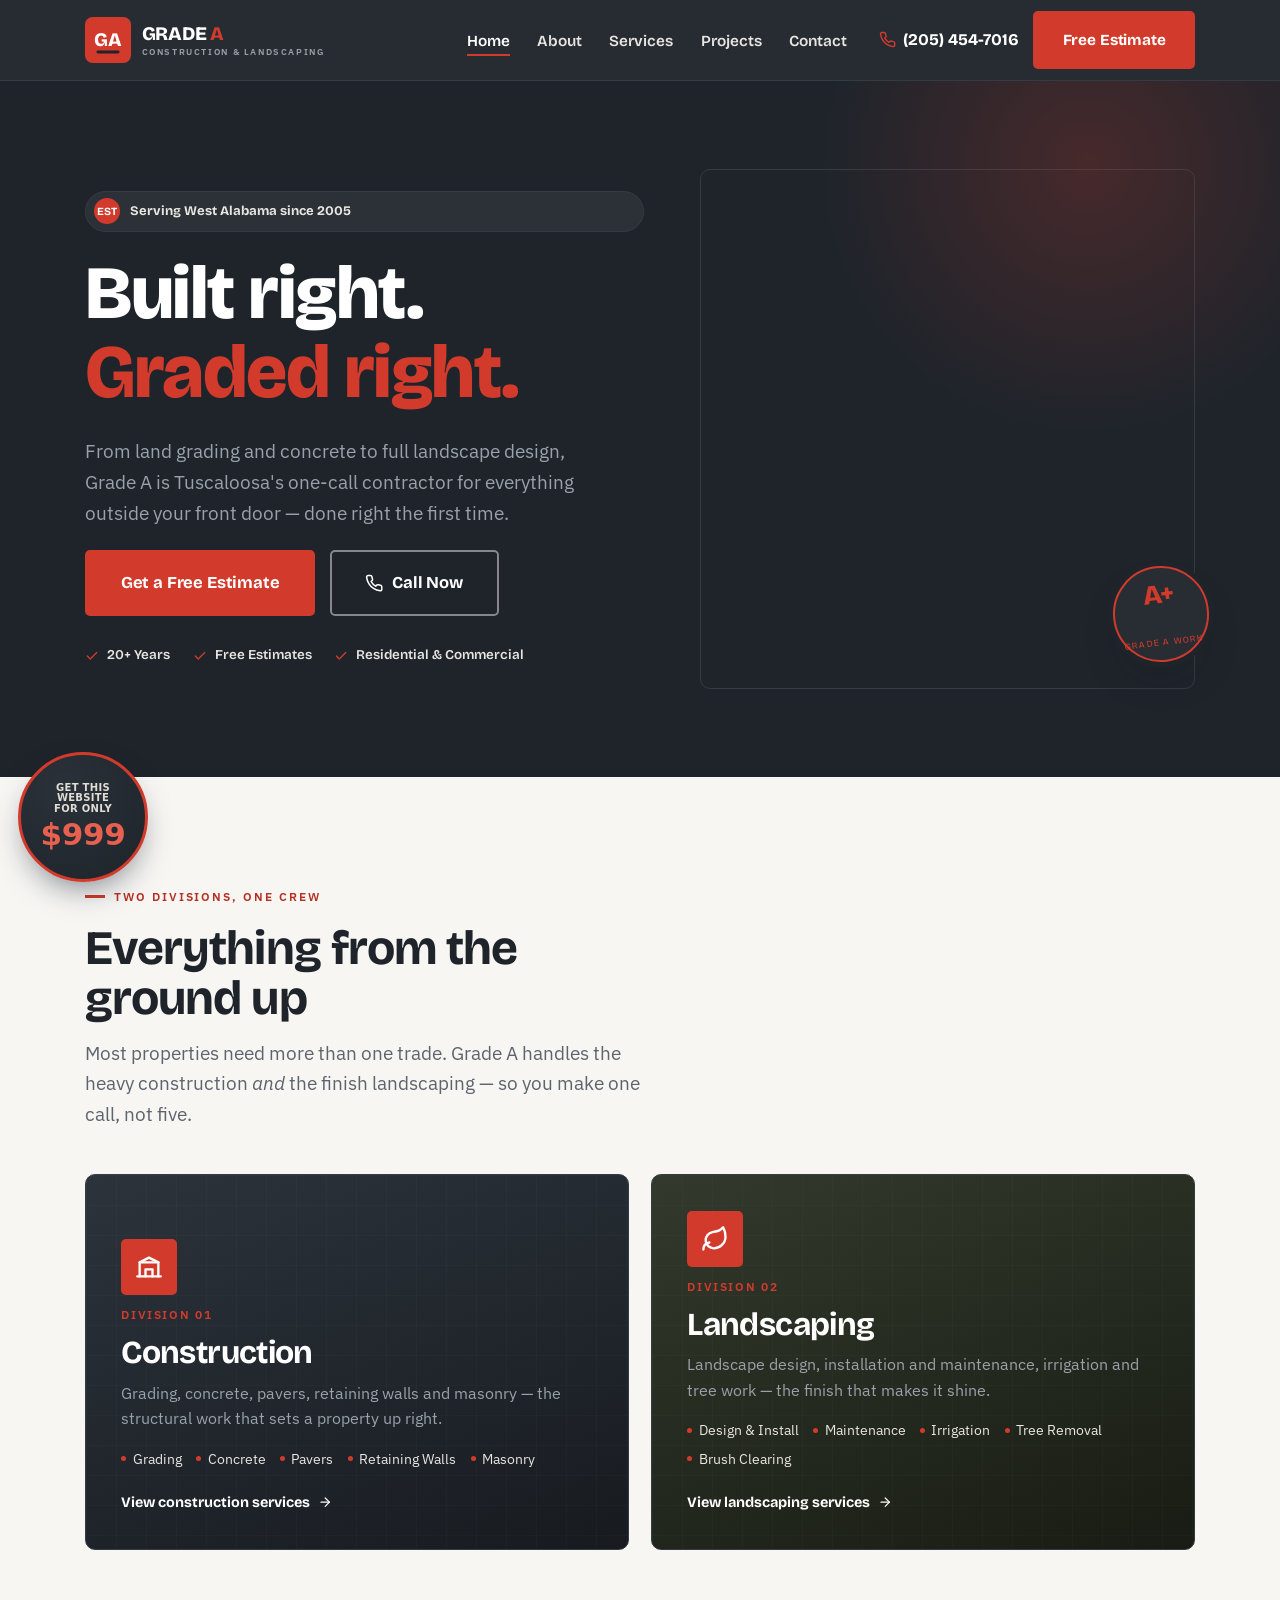
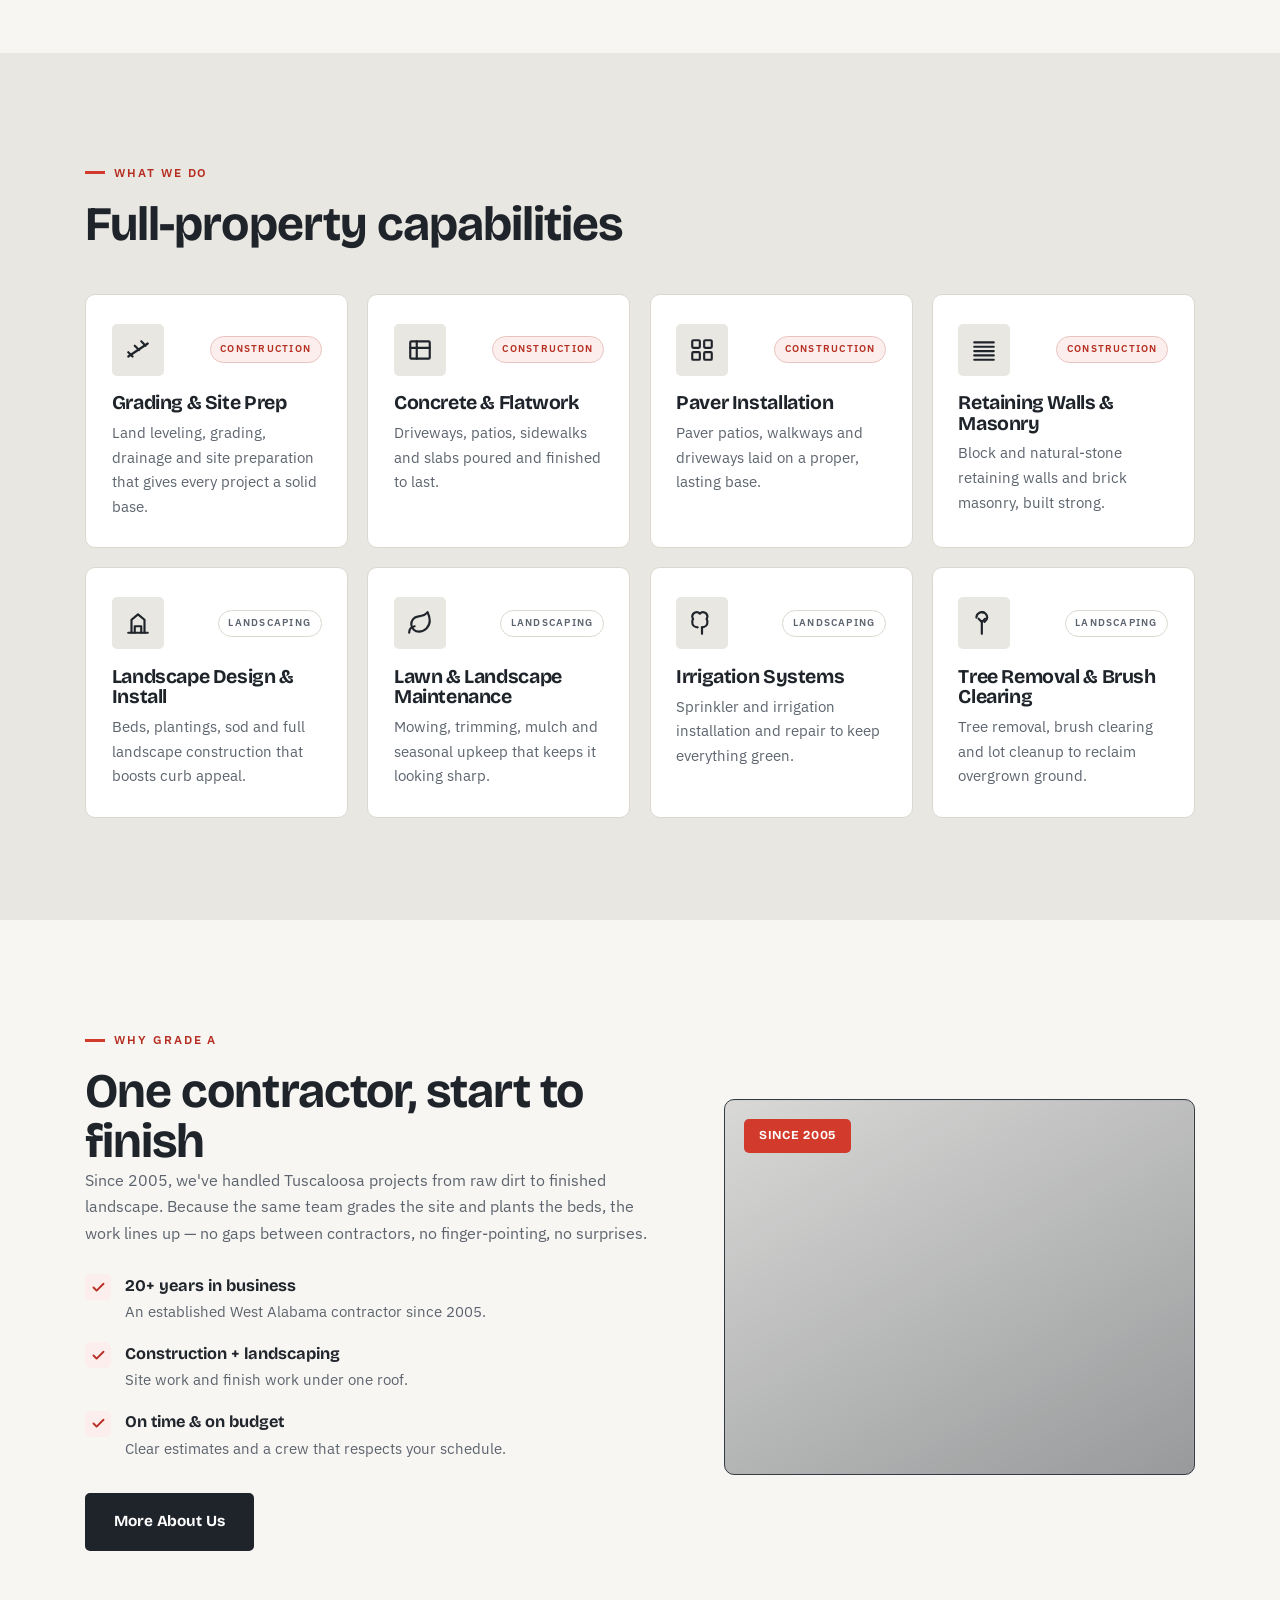
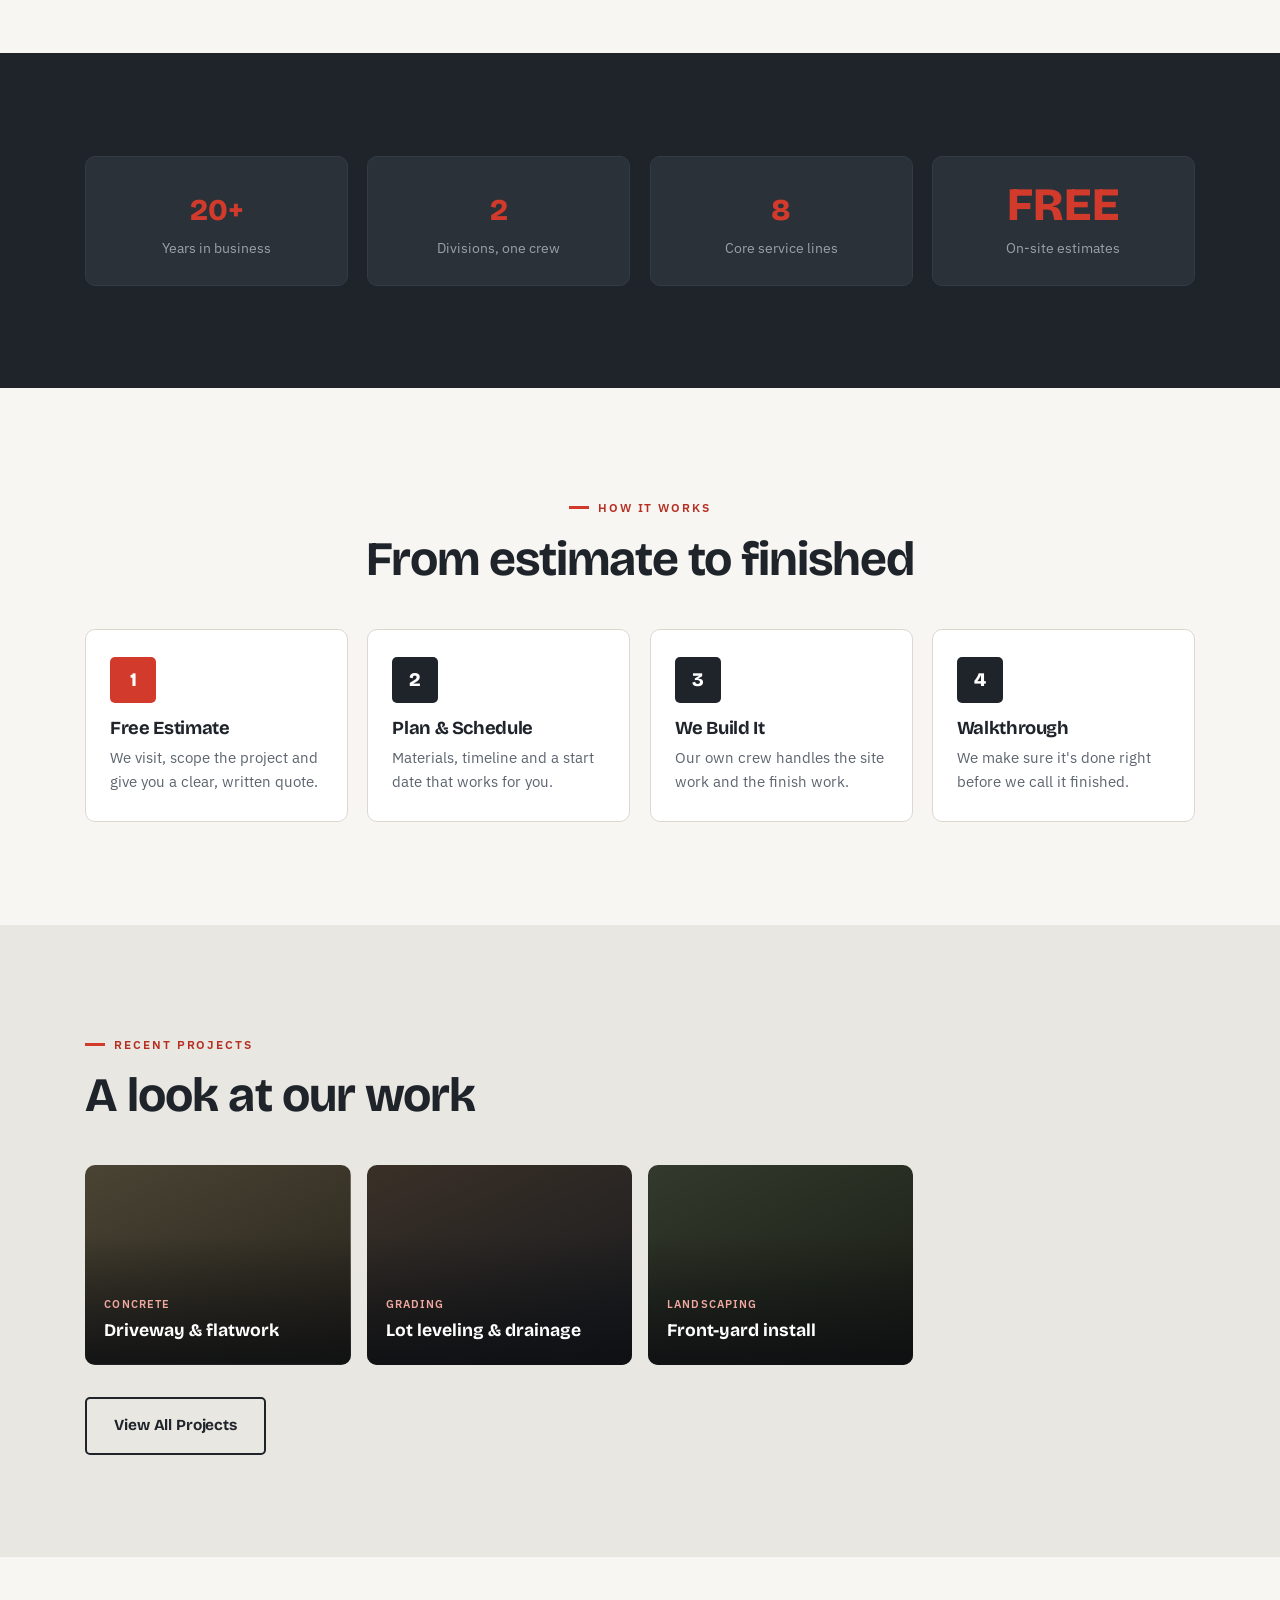
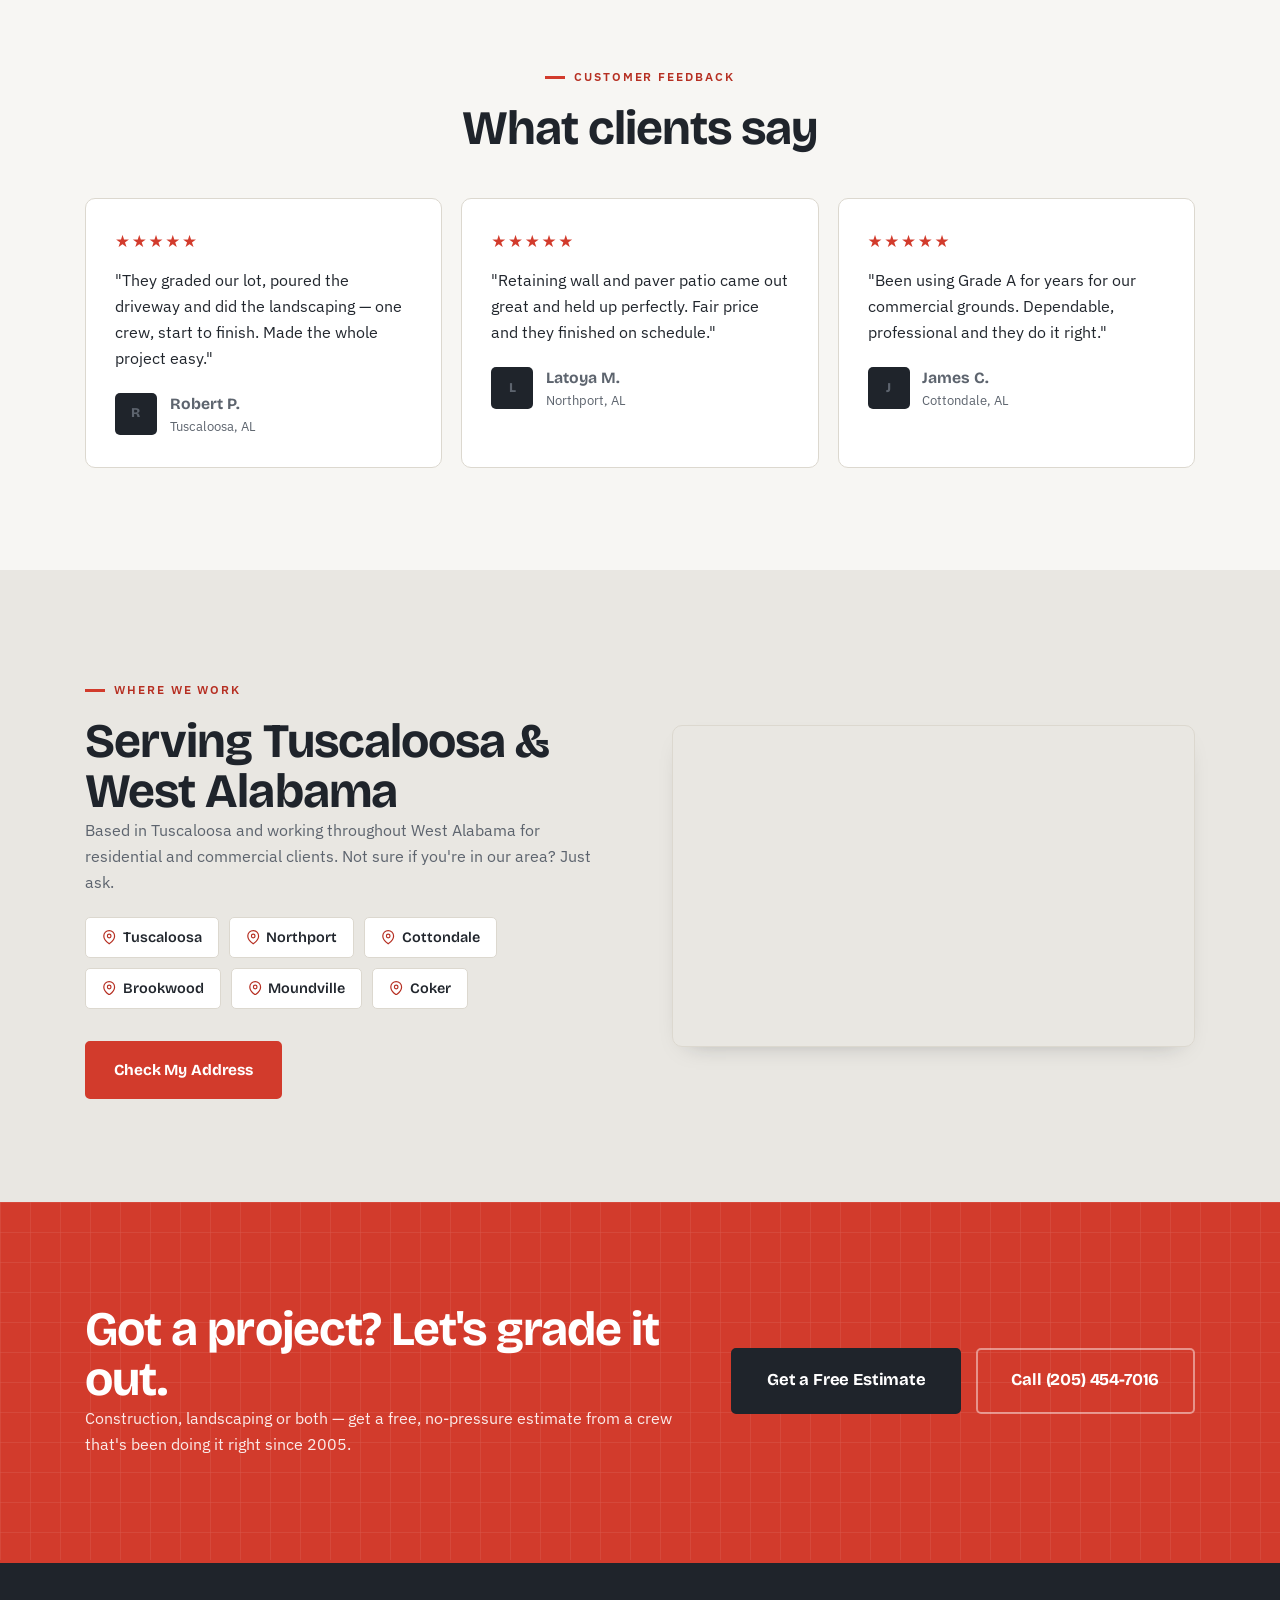
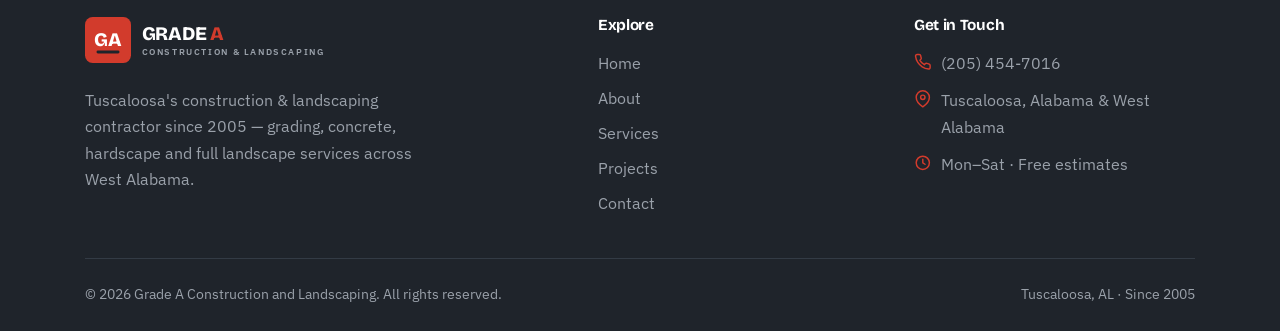
<file: index.html>
<!DOCTYPE html>
<html lang="en" class="no-js">
<head>
  <meta charset="UTF-8" />
  <meta name="viewport" content="width=device-width, initial-scale=1.0" />
  <title>Grade A Construction and Landscaping | Tuscaloosa, AL — Since 2005</title>
  <meta name="description" content="Grade A Construction and Landscaping is a Tuscaloosa, AL contractor since 2005 — grading, concrete, pavers, retaining walls, plus full landscape design & maintenance. Free estimates: (205) 454-7016." />
  <meta name="theme-color" content="#1f242b" />
  <link rel="canonical" href="https://gradeaconstructionandlandscaping.example/" />

  <meta property="og:title" content="Grade A Construction and Landscaping — Tuscaloosa, AL" />
  <meta property="og:description" content="Construction & landscaping done right. Grading, concrete, hardscape and full landscape services across West Alabama since 2005." />
  <meta property="og:type" content="website" />
  <meta property="og:locale" content="en_US" />

  <link rel="icon" href="assets/icons/favicon.svg" type="image/svg+xml" />
  <link rel="preconnect" href="https://fonts.googleapis.com" />
  <link rel="preconnect" href="https://fonts.gstatic.com" crossorigin />
  <link href="https://fonts.googleapis.com/css2?family=Bricolage+Grotesque:opsz,wght@12..96,600..800&family=IBM+Plex+Sans:wght@400;500;600;700&display=swap" rel="stylesheet" />
  <link rel="stylesheet" href="css/style.css" />

  <script type="application/ld+json">
  {
    "@context": "https://schema.org",
    "@type": "GeneralContractor",
    "name": "Grade A Construction and Landscaping",
    "telephone": "+1-205-454-7016",
    "foundingDate": "2005",
    "address": { "@type": "PostalAddress", "addressLocality": "Tuscaloosa", "addressRegion": "AL", "addressCountry": "US" },
    "areaServed": "Tuscaloosa & West Alabama",
    "description": "Construction and landscaping contractor serving Tuscaloosa and West Alabama since 2005 — grading, concrete, hardscape, retaining walls and full landscape services."
  }
  </script>
</head>
<body>
  <a class="skip-link" href="#main">Skip to content</a>

  <!-- ===================== HEADER ===================== -->
  <header class="header">
    <div class="container">
      <nav class="nav" aria-label="Primary">
        <a href="index.html" class="logo" aria-label="Grade A Construction and Landscaping — home">
          <svg class="logo__mark" viewBox="0 0 48 48" aria-hidden="true">
            <rect width="48" height="48" rx="8" fill="#d23b2c"/>
            <text x="24" y="30" text-anchor="middle" font-family="'Bricolage Grotesque', Arial, sans-serif" font-weight="800" font-size="20" fill="#ffffff">GA</text>
            <rect x="12" y="35" width="24" height="3" rx="1.5" fill="#1f242b"/>
          </svg>
          <span class="logo__name">Grade<span> A</span><small>Construction &amp; Landscaping</small></span>
        </a>
        <div class="nav__menu" id="nav-menu">
          <ul class="nav__links">
            <li><a class="nav__link" href="index.html">Home</a></li>
            <li><a class="nav__link" href="about.html">About</a></li>
            <li><a class="nav__link" href="services.html">Services</a></li>
            <li><a class="nav__link" href="gallery.html">Projects</a></li>
            <li><a class="nav__link" href="contact.html">Contact</a></li>
          </ul>
          <div class="nav__actions">
            <a href="tel:+12054547016" class="nav__phone" aria-label="Call (205) 454-7016">
              <svg viewBox="0 0 24 24" fill="none" stroke="currentColor" stroke-width="2" stroke-linecap="round" stroke-linejoin="round" aria-hidden="true"><path d="M22 16.92v3a2 2 0 0 1-2.18 2 19.79 19.79 0 0 1-8.63-3.07 19.5 19.5 0 0 1-6-6 19.79 19.79 0 0 1-3.07-8.67A2 2 0 0 1 4.11 2h3a2 2 0 0 1 2 1.72c.13.96.36 1.9.7 2.81a2 2 0 0 1-.45 2.11L8.09 9.91a16 16 0 0 0 6 6l1.27-1.27a2 2 0 0 1 2.11-.45c.91.34 1.85.57 2.81.7A2 2 0 0 1 22 16.92Z"/></svg>
              (205) 454-7016
            </a>
            <a href="contact.html" class="btn">Free Estimate</a>
          </div>
        </div>
        <button class="nav__toggle" aria-label="Toggle menu" aria-controls="nav-menu" aria-expanded="false"><span></span></button>
      </nav>
    </div>
  </header>
  <div class="nav-scrim" aria-hidden="true"></div>

  <main id="main">

    <!-- ===================== HERO ===================== -->
    <section class="hero">
      <div class="container hero__inner">
        <div class="hero__copy">
          <span class="hero__badge reveal"><i>EST</i> Serving West Alabama since 2005</span>
          <h1 class="reveal" data-delay="1">Built right.<br><span class="hl">Graded right.</span></h1>
          <p class="hero__lead reveal" data-delay="2">From land grading and concrete to full landscape design, Grade A is Tuscaloosa's one-call contractor for everything outside your front door — done right the first time.</p>
          <div class="hero__actions reveal" data-delay="3">
            <a href="contact.html" class="btn btn--lg">Get a Free Estimate</a>
            <a href="tel:+12054547016" class="btn btn--ghost-light btn--lg">
              <svg viewBox="0 0 24 24" fill="none" stroke="currentColor" stroke-width="2" stroke-linecap="round" stroke-linejoin="round" aria-hidden="true"><path d="M22 16.92v3a2 2 0 0 1-2.18 2 19.79 19.79 0 0 1-8.63-3.07 19.5 19.5 0 0 1-6-6 19.79 19.79 0 0 1-3.07-8.67A2 2 0 0 1 4.11 2h3a2 2 0 0 1 2 1.72c.13.96.36 1.9.7 2.81a2 2 0 0 1-.45 2.11L8.09 9.91a16 16 0 0 0 6 6l1.27-1.27a2 2 0 0 1 2.11-.45c.91.34 1.85.57 2.81.7A2 2 0 0 1 22 16.92Z"/></svg>
              Call Now
            </a>
          </div>
          <div class="hero__chips reveal" data-delay="3">
            <span class="hero__chip"><svg viewBox="0 0 24 24" fill="none" stroke="currentColor" stroke-width="2.2" stroke-linecap="round" stroke-linejoin="round"><polyline points="20 6 9 17 4 12"/></svg>20+ Years</span>
            <span class="hero__chip"><svg viewBox="0 0 24 24" fill="none" stroke="currentColor" stroke-width="2.2" stroke-linecap="round" stroke-linejoin="round"><polyline points="20 6 9 17 4 12"/></svg>Free Estimates</span>
            <span class="hero__chip"><svg viewBox="0 0 24 24" fill="none" stroke="currentColor" stroke-width="2.2" stroke-linecap="round" stroke-linejoin="round"><polyline points="20 6 9 17 4 12"/></svg>Residential &amp; Commercial</span>
          </div>
        </div>
        <div class="hero__visual reveal" data-delay="2">
          <!-- Replace background with a real project / crew / equipment photo -->
          <div class="hero__img" role="img" aria-label="A Grade A construction and landscaping project"></div>
          <span class="hero__stamp"><span class="stamp"><b>A+</b><small>Grade A Work</small></span></span>
        </div>
      </div>
    </section>

    <!-- ===================== TWO DIVISIONS ===================== -->
    <section class="section" aria-labelledby="div-h">
      <div class="container">
        <div class="section-head reveal">
          <span class="eyebrow">Two Divisions, One Crew</span>
          <h2 id="div-h" style="margin-top:1rem">Everything from the ground up</h2>
          <p class="lead">Most properties need more than one trade. Grade A handles the heavy construction <em>and</em> the finish landscaping — so you make one call, not five.</p>
        </div>
        <div class="divisions">
          <article class="division division--build reveal">
            <div class="division__ic"><svg viewBox="0 0 24 24" fill="none" stroke="currentColor" stroke-width="2" stroke-linecap="round" stroke-linejoin="round"><path d="M2 20h20"/><path d="M4 20V8l8-4 8 4v12"/><path d="M9 20v-6h6v6"/><path d="M4 8h16"/></svg></div>
            <span class="division__tag">Division 01</span>
            <h3>Construction</h3>
            <p>Grading, concrete, pavers, retaining walls and masonry — the structural work that sets a property up right.</p>
            <ul>
              <li>Grading</li><li>Concrete</li><li>Pavers</li><li>Retaining Walls</li><li>Masonry</li>
            </ul>
            <a href="services.html#construction" class="division__link">View construction services <svg viewBox="0 0 24 24" fill="none" stroke="currentColor" stroke-width="2" stroke-linecap="round" stroke-linejoin="round"><line x1="5" y1="12" x2="19" y2="12"/><polyline points="12 5 19 12 12 19"/></svg></a>
          </article>
          <article class="division division--land reveal" data-delay="1">
            <div class="division__ic"><svg viewBox="0 0 24 24" fill="none" stroke="currentColor" stroke-width="2" stroke-linecap="round" stroke-linejoin="round"><path d="M11 20A7 7 0 0 1 9.8 6.1C15.5 5 17 4.48 19 2c1 2 2 4.18 2 8 0 5.5-4.78 10-10 10Z"/><path d="M2 21c0-3 1.85-5.36 5.08-6"/></svg></div>
            <span class="division__tag">Division 02</span>
            <h3>Landscaping</h3>
            <p>Landscape design, installation and maintenance, irrigation and tree work — the finish that makes it shine.</p>
            <ul>
              <li>Design &amp; Install</li><li>Maintenance</li><li>Irrigation</li><li>Tree Removal</li><li>Brush Clearing</li>
            </ul>
            <a href="services.html#landscaping" class="division__link">View landscaping services <svg viewBox="0 0 24 24" fill="none" stroke="currentColor" stroke-width="2" stroke-linecap="round" stroke-linejoin="round"><line x1="5" y1="12" x2="19" y2="12"/><polyline points="12 5 19 12 12 19"/></svg></a>
          </article>
        </div>
      </div>
    </section>

    <!-- ===================== CAPABILITIES GRID ===================== -->
    <section class="section section--concrete" aria-labelledby="cap-h">
      <div class="container">
        <div class="section-head reveal">
          <span class="eyebrow">What We Do</span>
          <h2 id="cap-h" style="margin-top:1rem">Full-property capabilities</h2>
        </div>
        <div class="cards">
          <article class="card reveal">
            <div class="card__top"><div class="card__ic"><svg viewBox="0 0 24 24" fill="none" stroke="currentColor" stroke-width="2" stroke-linecap="round" stroke-linejoin="round"><path d="M3 18 21 6"/><path d="M3 14l4 4"/><path d="M9 8l4 4"/><path d="M15 4l4 4"/></svg></div><span class="card__div card__div--build">Construction</span></div>
            <h3>Grading &amp; Site Prep</h3>
            <p>Land leveling, grading, drainage and site preparation that gives every project a solid base.</p>
          </article>
          <article class="card reveal" data-delay="1">
            <div class="card__top"><div class="card__ic"><svg viewBox="0 0 24 24" fill="none" stroke="currentColor" stroke-width="2" stroke-linecap="round" stroke-linejoin="round"><rect x="3" y="4" width="18" height="16" rx="1"/><path d="M3 10h18M9 4v16"/></svg></div><span class="card__div card__div--build">Construction</span></div>
            <h3>Concrete &amp; Flatwork</h3>
            <p>Driveways, patios, sidewalks and slabs poured and finished to last.</p>
          </article>
          <article class="card reveal" data-delay="2">
            <div class="card__top"><div class="card__ic"><svg viewBox="0 0 24 24" fill="none" stroke="currentColor" stroke-width="2" stroke-linecap="round" stroke-linejoin="round"><rect x="3" y="3" width="7" height="7" rx="1"/><rect x="14" y="3" width="7" height="7" rx="1"/><rect x="3" y="14" width="7" height="7" rx="1"/><rect x="14" y="14" width="7" height="7" rx="1"/></svg></div><span class="card__div card__div--build">Construction</span></div>
            <h3>Paver Installation</h3>
            <p>Paver patios, walkways and driveways laid on a proper, lasting base.</p>
          </article>
          <article class="card reveal">
            <div class="card__top"><div class="card__ic"><svg viewBox="0 0 24 24" fill="none" stroke="currentColor" stroke-width="2" stroke-linecap="round" stroke-linejoin="round"><path d="M3 21h18"/><path d="M3 17h18M3 13h18M3 9h18M3 5h18"/></svg></div><span class="card__div card__div--build">Construction</span></div>
            <h3>Retaining Walls &amp; Masonry</h3>
            <p>Block and natural-stone retaining walls and brick masonry, built strong.</p>
          </article>
          <article class="card reveal">
            <div class="card__top"><div class="card__ic"><svg viewBox="0 0 24 24" fill="none" stroke="currentColor" stroke-width="2" stroke-linecap="round" stroke-linejoin="round"><path d="M3 21h18"/><path d="M6 21V9l6-5 6 5v12"/><path d="M9 21v-6h6v6"/></svg></div><span class="card__div">Landscaping</span></div>
            <h3>Landscape Design &amp; Install</h3>
            <p>Beds, plantings, sod and full landscape construction that boosts curb appeal.</p>
          </article>
          <article class="card reveal" data-delay="1">
            <div class="card__top"><div class="card__ic"><svg viewBox="0 0 24 24" fill="none" stroke="currentColor" stroke-width="2" stroke-linecap="round" stroke-linejoin="round"><path d="M11 20A7 7 0 0 1 9.8 6.1C15.5 5 17 4.48 19 2c1 2 2 4.18 2 8 0 5.5-4.78 10-10 10Z"/><path d="M2 21c0-3 1.85-5.36 5.08-6"/></svg></div><span class="card__div">Landscaping</span></div>
            <h3>Lawn &amp; Landscape Maintenance</h3>
            <p>Mowing, trimming, mulch and seasonal upkeep that keeps it looking sharp.</p>
          </article>
          <article class="card reveal" data-delay="2">
            <div class="card__top"><div class="card__ic"><svg viewBox="0 0 24 24" fill="none" stroke="currentColor" stroke-width="2" stroke-linecap="round" stroke-linejoin="round"><path d="M12 22v-6"/><path d="M8 16c-3 0-5-2-5-5 0-1 .3-2 .8-2.7C3.3 7.6 3 6.8 3 6a4 4 0 0 1 7-2.6A4 4 0 0 1 17 6c0 .8-.3 1.6-.8 2.3.5.7.8 1.7.8 2.7 0 3-2 5-5 5"/></svg></div><span class="card__div">Landscaping</span></div>
            <h3>Irrigation Systems</h3>
            <p>Sprinkler and irrigation installation and repair to keep everything green.</p>
          </article>
          <article class="card reveal">
            <div class="card__top"><div class="card__ic"><svg viewBox="0 0 24 24" fill="none" stroke="currentColor" stroke-width="2" stroke-linecap="round" stroke-linejoin="round"><path d="m13 8-3 3-3-3"/><path d="M10 22V11"/><path d="M10 2a5 5 0 0 1 5 5c0 2-1 3-2.5 4"/><path d="M5 7a5 5 0 0 1 7-4.6"/></svg></div><span class="card__div">Landscaping</span></div>
            <h3>Tree Removal &amp; Brush Clearing</h3>
            <p>Tree removal, brush clearing and lot cleanup to reclaim overgrown ground.</p>
          </article>
        </div>
      </div>
    </section>

    <!-- ===================== WHY ===================== -->
    <section class="section" aria-labelledby="why-h">
      <div class="container split split--wide-left">
        <div class="reveal">
          <span class="eyebrow">Why Grade A</span>
          <h2 id="why-h" style="margin-top:1rem">One contractor, start to finish</h2>
          <p class="muted">Since 2005, we've handled Tuscaloosa projects from raw dirt to finished landscape. Because the same team grades the site and plants the beds, the work lines up — no gaps between contractors, no finger-pointing, no surprises.</p>
          <ul class="checks">
            <li><span class="tick"><svg viewBox="0 0 24 24" fill="none" stroke="currentColor" stroke-width="3" stroke-linecap="round" stroke-linejoin="round"><polyline points="20 6 9 17 4 12"/></svg></span><span><b>20+ years in business</b><span class="t">An established West Alabama contractor since 2005.</span></span></li>
            <li><span class="tick"><svg viewBox="0 0 24 24" fill="none" stroke="currentColor" stroke-width="3" stroke-linecap="round" stroke-linejoin="round"><polyline points="20 6 9 17 4 12"/></svg></span><span><b>Construction + landscaping</b><span class="t">Site work and finish work under one roof.</span></span></li>
            <li><span class="tick"><svg viewBox="0 0 24 24" fill="none" stroke="currentColor" stroke-width="3" stroke-linecap="round" stroke-linejoin="round"><polyline points="20 6 9 17 4 12"/></svg></span><span><b>On time &amp; on budget</b><span class="t">Clear estimates and a crew that respects your schedule.</span></span></li>
          </ul>
          <a href="about.html" class="btn btn--dark mt-2">More About Us</a>
        </div>
        <div class="feature__media reveal" data-delay="1" style="background-image:linear-gradient(150deg,rgba(31,36,43,.14),rgba(31,36,43,.44)),url('https://images.unsplash.com/photo-1505575571513-c6c366871baf?w=1200&q=70&auto=format&fit=crop');background-size:cover;background-position:center">
          <!-- Replace background with a real finished project photo -->
          <span class="pill">Since 2005</span>
        </div>
      </div>
    </section>

    <!-- ===================== STATS ===================== -->
    <!-- "20+ years" is real (founded 2005). Others are commitments — update with real figures. -->
    <section class="section section--graphite" aria-label="By the numbers">
      <div class="container">
        <div class="stats">
          <div class="stat reveal"><div class="stat__num"><span data-count="20" data-suffix="+">0</span></div><div class="stat__label">Years in business</div></div>
          <div class="stat reveal" data-delay="1"><div class="stat__num"><span data-count="2">0</span></div><div class="stat__label">Divisions, one crew</div></div>
          <div class="stat reveal" data-delay="2"><div class="stat__num"><span data-count="8">0</span></div><div class="stat__label">Core service lines</div></div>
          <div class="stat reveal" data-delay="3"><div class="stat__num">FREE</div><div class="stat__label">On-site estimates</div></div>
        </div>
      </div>
    </section>

    <!-- ===================== PROCESS ===================== -->
    <section class="section" aria-labelledby="how-h">
      <div class="container">
        <div class="section-head section-head--center reveal">
          <span class="eyebrow eyebrow--center">How It Works</span>
          <h2 id="how-h" style="margin-top:1rem">From estimate to finished</h2>
        </div>
        <div class="steps">
          <div class="step reveal"><div class="step__n">1</div><h3>Free Estimate</h3><p>We visit, scope the project and give you a clear, written quote.</p></div>
          <div class="step reveal" data-delay="1"><div class="step__n">2</div><h3>Plan &amp; Schedule</h3><p>Materials, timeline and a start date that works for you.</p></div>
          <div class="step reveal" data-delay="2"><div class="step__n">3</div><h3>We Build It</h3><p>Our own crew handles the site work and the finish work.</p></div>
          <div class="step reveal" data-delay="3"><div class="step__n">4</div><h3>Walkthrough</h3><p>We make sure it's done right before we call it finished.</p></div>
        </div>
      </div>
    </section>

    <!-- ===================== PROJECTS TEASER ===================== -->
    <section class="section section--concrete" aria-labelledby="work-h">
      <div class="container">
        <div class="section-head reveal">
          <span class="eyebrow">Recent Projects</span>
          <h2 id="work-h" style="margin-top:1rem">A look at our work</h2>
        </div>
        <!-- Placeholder tiles — replace each tile's background with a real project photo -->
        <div class="gallery reveal">
          <article class="tile t-2"><span class="tile__cat">Concrete</span><span class="tile__title">Driveway &amp; flatwork</span></article>
          <article class="tile t-1"><span class="tile__cat">Grading</span><span class="tile__title">Lot leveling &amp; drainage</span></article>
          <article class="tile t-3"><span class="tile__cat">Landscaping</span><span class="tile__title">Front-yard install</span></article>
        </div>
        <p class="mt-2"><a href="gallery.html" class="btn btn--ghost">View All Projects</a></p>
      </div>
    </section>

    <!-- ===================== REVIEWS ===================== -->
    <!-- PLACEHOLDER reviews — replace with real Google/Houzz reviews before launch. -->
    <section class="section" aria-labelledby="rev-h">
      <div class="container">
        <div class="section-head section-head--center reveal">
          <span class="eyebrow eyebrow--center">Customer Feedback</span>
          <h2 id="rev-h" style="margin-top:1rem">What clients say</h2>
        </div>
        <div class="reviews">
          <figure class="review reveal">
            <div class="review__stars" aria-label="5 out of 5 stars">★★★★★</div>
            <blockquote><p>"They graded our lot, poured the driveway and did the landscaping — one crew, start to finish. Made the whole project easy."</p></blockquote>
            <figcaption class="review__by"><span class="review__av">R</span><span><b>Robert P.</b><span>Tuscaloosa, AL</span></span></figcaption>
          </figure>
          <figure class="review reveal" data-delay="1">
            <div class="review__stars" aria-label="5 out of 5 stars">★★★★★</div>
            <blockquote><p>"Retaining wall and paver patio came out great and held up perfectly. Fair price and they finished on schedule."</p></blockquote>
            <figcaption class="review__by"><span class="review__av">L</span><span><b>Latoya M.</b><span>Northport, AL</span></span></figcaption>
          </figure>
          <figure class="review reveal" data-delay="2">
            <div class="review__stars" aria-label="5 out of 5 stars">★★★★★</div>
            <blockquote><p>"Been using Grade A for years for our commercial grounds. Dependable, professional and they do it right."</p></blockquote>
            <figcaption class="review__by"><span class="review__av">J</span><span><b>James C.</b><span>Cottondale, AL</span></span></figcaption>
          </figure>
        </div>
      </div>
    </section>

    <!-- ===================== SERVICE AREA ===================== -->
    <section class="section section--concrete" aria-labelledby="area-h">
      <div class="container split">
        <div class="reveal">
          <span class="eyebrow">Where We Work</span>
          <h2 id="area-h" style="margin-top:1rem">Serving Tuscaloosa &amp; West Alabama</h2>
          <p class="muted">Based in Tuscaloosa and working throughout West Alabama for residential and commercial clients. Not sure if you're in our area? Just ask.</p>
          <div class="area__chips">
            <span class="area__chip"><svg viewBox="0 0 24 24" fill="none" stroke="currentColor" stroke-width="2"><path d="M21 10c0 7-9 13-9 13s-9-6-9-13a9 9 0 0 1 18 0Z"/><circle cx="12" cy="10" r="3"/></svg>Tuscaloosa</span>
            <span class="area__chip"><svg viewBox="0 0 24 24" fill="none" stroke="currentColor" stroke-width="2"><path d="M21 10c0 7-9 13-9 13s-9-6-9-13a9 9 0 0 1 18 0Z"/><circle cx="12" cy="10" r="3"/></svg>Northport</span>
            <span class="area__chip"><svg viewBox="0 0 24 24" fill="none" stroke="currentColor" stroke-width="2"><path d="M21 10c0 7-9 13-9 13s-9-6-9-13a9 9 0 0 1 18 0Z"/><circle cx="12" cy="10" r="3"/></svg>Cottondale</span>
            <span class="area__chip"><svg viewBox="0 0 24 24" fill="none" stroke="currentColor" stroke-width="2"><path d="M21 10c0 7-9 13-9 13s-9-6-9-13a9 9 0 0 1 18 0Z"/><circle cx="12" cy="10" r="3"/></svg>Brookwood</span>
            <span class="area__chip"><svg viewBox="0 0 24 24" fill="none" stroke="currentColor" stroke-width="2"><path d="M21 10c0 7-9 13-9 13s-9-6-9-13a9 9 0 0 1 18 0Z"/><circle cx="12" cy="10" r="3"/></svg>Moundville</span>
            <span class="area__chip"><svg viewBox="0 0 24 24" fill="none" stroke="currentColor" stroke-width="2"><path d="M21 10c0 7-9 13-9 13s-9-6-9-13a9 9 0 0 1 18 0Z"/><circle cx="12" cy="10" r="3"/></svg>Coker</span>
          </div>
          <a href="contact.html" class="btn mt-2">Check My Address</a>
        </div>
        <div class="area__map reveal" data-delay="1">
          <iframe title="Grade A Construction and Landscaping service area — Tuscaloosa, Alabama"
            src="https://www.google.com/maps?q=Tuscaloosa,%20Alabama&output=embed"
            loading="lazy" referrerpolicy="no-referrer-when-downgrade"></iframe>
        </div>
      </div>
    </section>

    <!-- ===================== CTA ===================== -->
    <section class="section cta">
      <div class="container cta__inner">
        <div class="reveal">
          <h2>Got a project? Let's grade it out.</h2>
          <p>Construction, landscaping or both — get a free, no-pressure estimate from a crew that's been doing it right since 2005.</p>
        </div>
        <div class="hero__actions reveal" data-delay="1">
          <a href="contact.html" class="btn btn--dark btn--lg">Get a Free Estimate</a>
          <a href="tel:+12054547016" class="btn btn--ghost-light btn--lg">Call (205) 454-7016</a>
        </div>
      </div>
    </section>
  </main>

  <!-- ===================== FOOTER ===================== -->
  <footer class="footer">
    <div class="container">
      <div class="footer__grid">
        <div class="footer__about">
          <a href="index.html" class="logo" aria-label="Grade A Construction and Landscaping — home">
            <svg class="logo__mark" viewBox="0 0 48 48" aria-hidden="true">
              <rect width="48" height="48" rx="8" fill="#d23b2c"/>
              <text x="24" y="30" text-anchor="middle" font-family="'Bricolage Grotesque', Arial, sans-serif" font-weight="800" font-size="20" fill="#ffffff">GA</text>
              <rect x="12" y="35" width="24" height="3" rx="1.5" fill="#1f242b"/>
            </svg>
            <span class="logo__name">Grade<span> A</span><small>Construction &amp; Landscaping</small></span>
          </a>
          <p>Tuscaloosa's construction &amp; landscaping contractor since 2005 — grading, concrete, hardscape and full landscape services across West Alabama.</p>
        </div>
        <div>
          <h4>Explore</h4>
          <ul class="footer__links">
            <li><a href="index.html">Home</a></li>
            <li><a href="about.html">About</a></li>
            <li><a href="services.html">Services</a></li>
            <li><a href="gallery.html">Projects</a></li>
            <li><a href="contact.html">Contact</a></li>
          </ul>
        </div>
        <div>
          <h4>Get in Touch</h4>
          <ul class="footer__contact">
            <li><svg viewBox="0 0 24 24" fill="none" stroke="currentColor" stroke-width="2" stroke-linecap="round" stroke-linejoin="round"><path d="M22 16.92v3a2 2 0 0 1-2.18 2 19.79 19.79 0 0 1-8.63-3.07 19.5 19.5 0 0 1-6-6 19.79 19.79 0 0 1-3.07-8.67A2 2 0 0 1 4.11 2h3a2 2 0 0 1 2 1.72c.13.96.36 1.9.7 2.81a2 2 0 0 1-.45 2.11L8.09 9.91a16 16 0 0 0 6 6l1.27-1.27a2 2 0 0 1 2.11-.45c.91.34 1.85.57 2.81.7A2 2 0 0 1 22 16.92Z"/></svg><a href="tel:+12054547016">(205) 454-7016</a></li>
            <li><svg viewBox="0 0 24 24" fill="none" stroke="currentColor" stroke-width="2" stroke-linecap="round" stroke-linejoin="round"><path d="M21 10c0 7-9 13-9 13s-9-6-9-13a9 9 0 0 1 18 0Z"/><circle cx="12" cy="10" r="3"/></svg><span>Tuscaloosa, Alabama &amp; West Alabama</span></li>
            <li><svg viewBox="0 0 24 24" fill="none" stroke="currentColor" stroke-width="2" stroke-linecap="round" stroke-linejoin="round"><circle cx="12" cy="12" r="9"/><polyline points="12 7 12 12 15 14"/></svg><span>Mon–Sat · Free estimates</span></li>
          </ul>
        </div>
      </div>
      <div class="footer__bottom">
        <span>&copy; <span id="year">2026</span> Grade A Construction and Landscaping. All rights reserved.</span>
        <span>Tuscaloosa, AL · Since 2005</span>
      </div>
    </div>
  </footer>

  <button class="to-top" aria-label="Back to top"><svg viewBox="0 0 24 24" fill="none" stroke="currentColor" stroke-width="2.4" stroke-linecap="round" stroke-linejoin="round" width="20" height="20"><polyline points="18 15 12 9 6 15"/></svg></button>

  <nav class="callbar" aria-label="Quick actions">
    <a href="tel:+12054547016"><svg viewBox="0 0 24 24" fill="none" stroke="currentColor" stroke-width="2" stroke-linecap="round" stroke-linejoin="round"><path d="M22 16.92v3a2 2 0 0 1-2.18 2 19.79 19.79 0 0 1-8.63-3.07 19.5 19.5 0 0 1-6-6 19.79 19.79 0 0 1-3.07-8.67A2 2 0 0 1 4.11 2h3a2 2 0 0 1 2 1.72c.13.96.36 1.9.7 2.81a2 2 0 0 1-.45 2.11L8.09 9.91a16 16 0 0 0 6 6l1.27-1.27a2 2 0 0 1 2.11-.45c.91.34 1.85.57 2.81.7A2 2 0 0 1 22 16.92Z"/></svg>Call Now</a>
    <a href="contact.html"><svg viewBox="0 0 24 24" fill="none" stroke="currentColor" stroke-width="2" stroke-linecap="round" stroke-linejoin="round"><path d="M14 2H6a2 2 0 0 0-2 2v16a2 2 0 0 0 2 2h12a2 2 0 0 0 2-2V8z"/><polyline points="14 2 14 8 20 8"/></svg>Free Estimate</a>
  </nav>

  <script src="js/main.js" defer></script>

  <!-- aurora-cta : agency upsell button -->
  <a class="aurora-cta" href="https://auroraadv.co/?tab=wizard" target="_blank" rel="noopener" aria-label="Get this website for only $999 — built by Aurora">
    <span class="aurora-cta__top">Get this website<br>for only</span>
    <span class="aurora-cta__price">$999</span>
  </a>
  <style>
  .aurora-cta{position:fixed;left:18px;bottom:18px;z-index:58;width:130px;height:130px;border-radius:50%;display:flex;flex-direction:column;align-items:center;justify-content:center;text-align:center;gap:3px;padding:8px;background:radial-gradient(circle at 32% 26%,#2a3138,#1f242b);color:#fff;text-decoration:none;border:3px solid #d23b2c;box-shadow:0 14px 32px -10px rgba(15,23,42,.55);font-family:system-ui,-apple-system,"Segoe UI",Roboto,sans-serif;line-height:1.08;transition:transform .2s ease,box-shadow .2s ease;}
  .aurora-cta:hover{transform:translateY(-3px) scale(1.05);box-shadow:0 20px 40px -10px rgba(15,23,42,.6);}
  .aurora-cta:focus-visible{outline:3px solid #d23b2c;outline-offset:3px;}
  .aurora-cta__top{font-size:10px;font-weight:700;letter-spacing:.03em;text-transform:uppercase;color:#e0ddd4;}
  .aurora-cta__price{font-size:31px;font-weight:800;color:#e8604f;letter-spacing:-.01em;}
  @media (max-width:760px){.aurora-cta{width:106px;height:106px;left:12px;bottom:68px;border-width:2px;}.aurora-cta__top{font-size:8.5px;}.aurora-cta__price{font-size:25px;}}
  @media (prefers-reduced-motion:reduce){.aurora-cta{transition:none;}}
  </style>
</body>
</html>
</file>
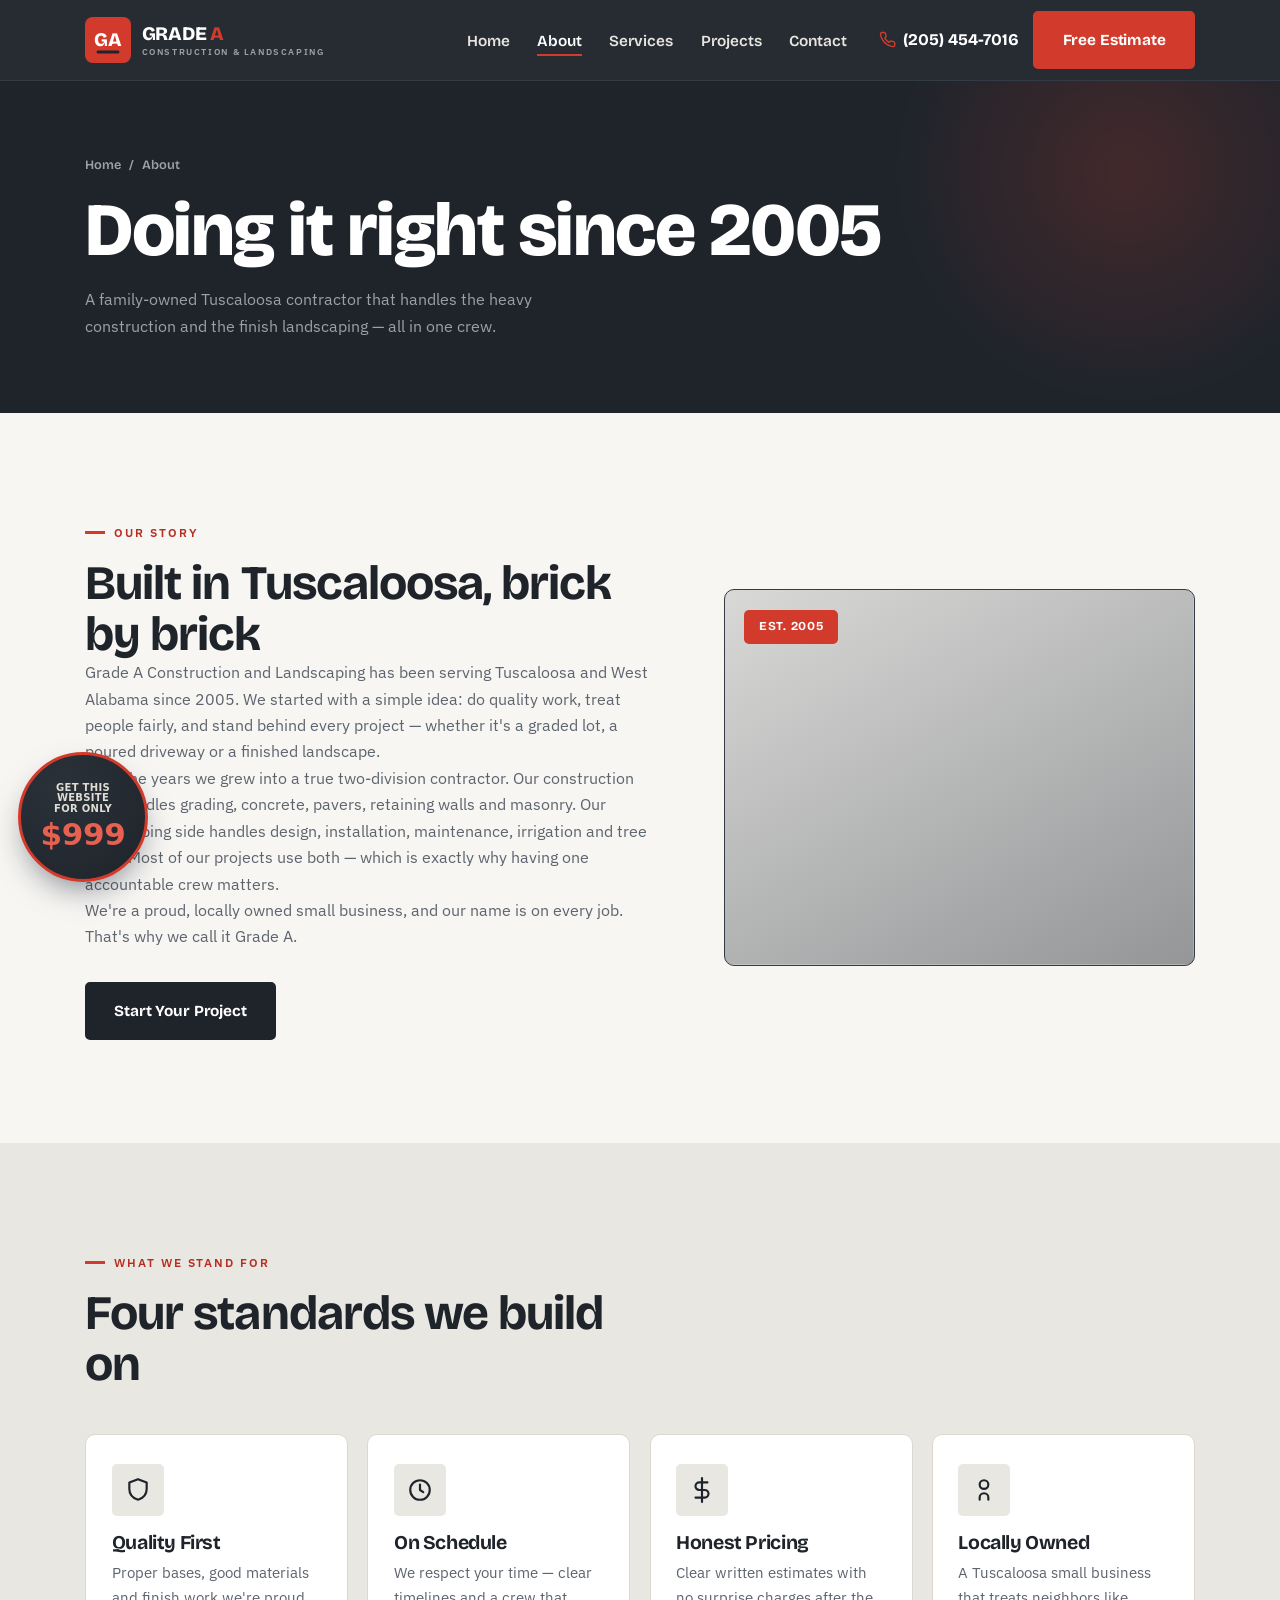
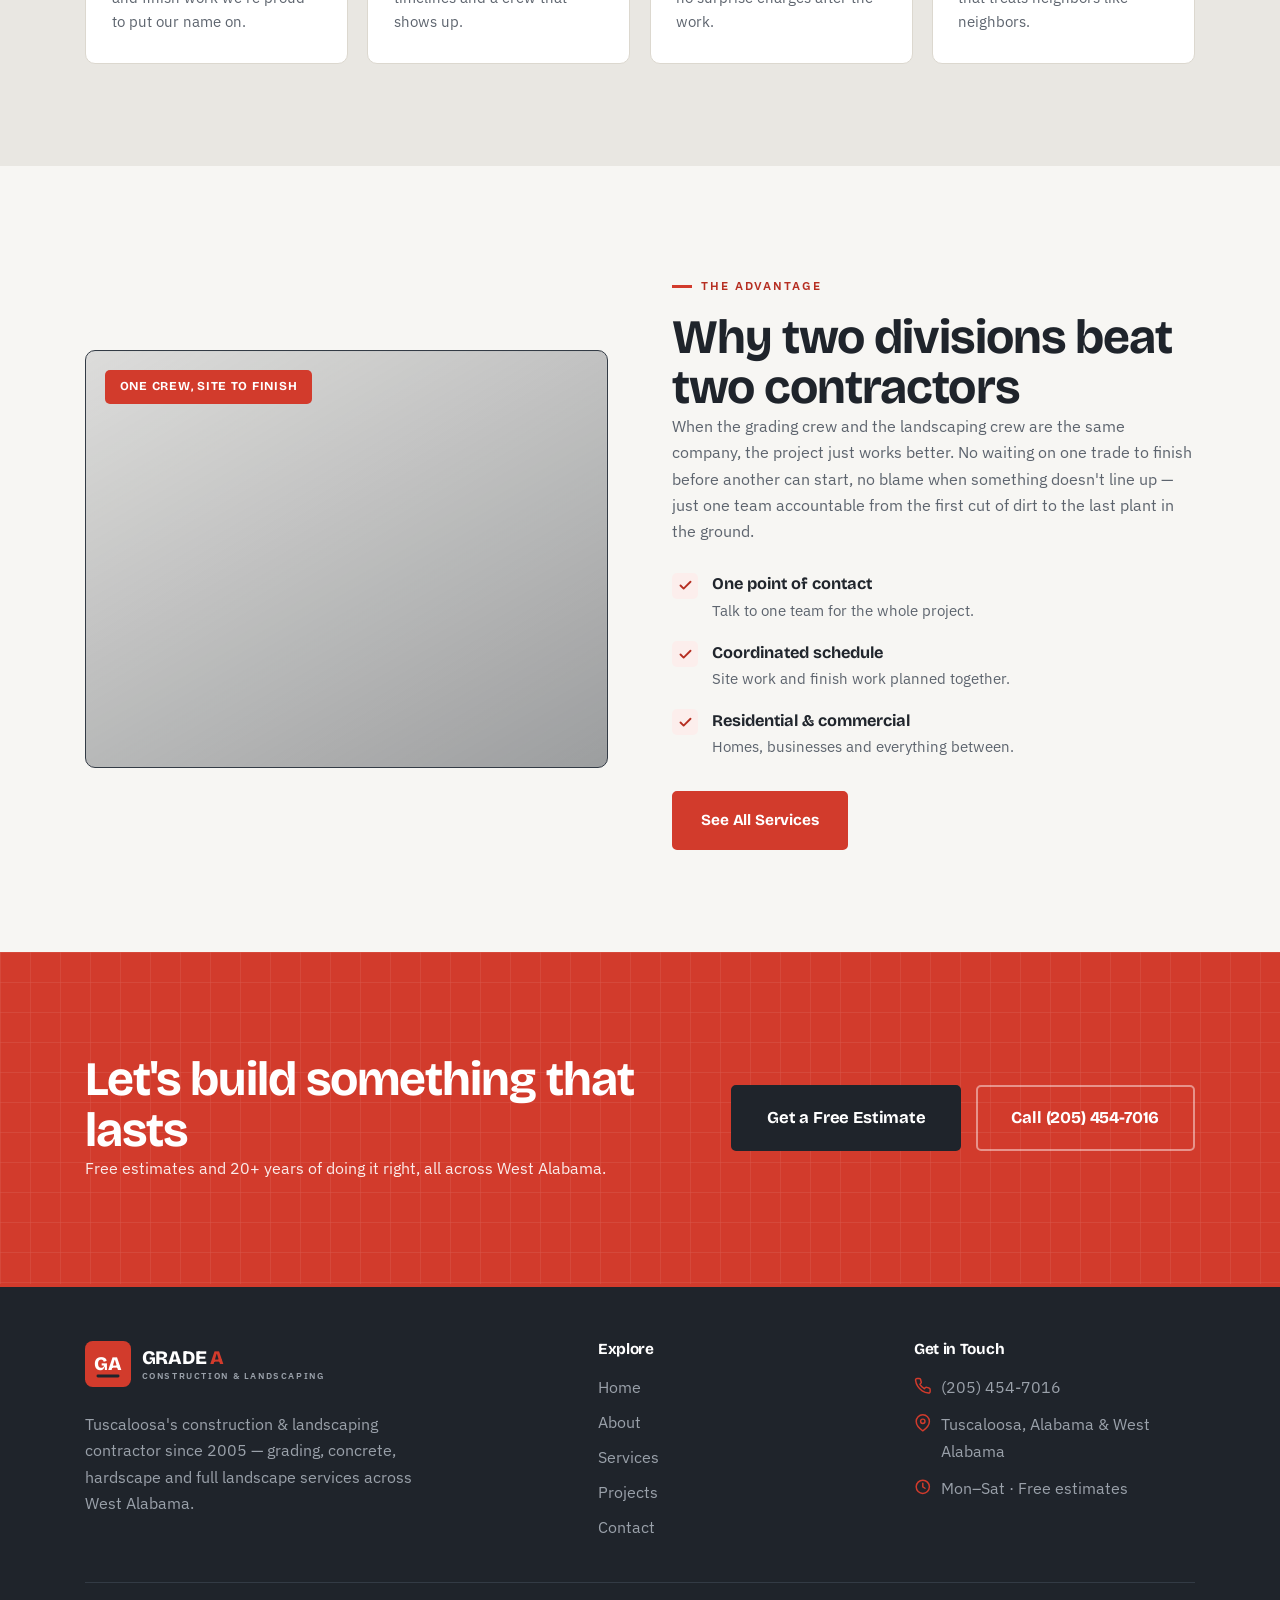
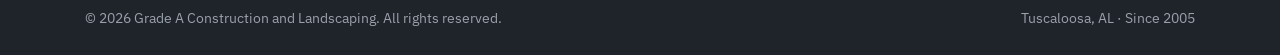
<file: about.html>
<!DOCTYPE html>
<html lang="en" class="no-js">
<head>
  <meta charset="UTF-8" />
  <meta name="viewport" content="width=device-width, initial-scale=1.0" />
  <title>About | Grade A Construction and Landscaping — Tuscaloosa, AL</title>
  <meta name="description" content="Grade A Construction and Landscaping has served Tuscaloosa & West Alabama since 2005 — a family-owned contractor handling construction and landscaping under one roof." />
  <meta name="theme-color" content="#1f242b" />
  <link rel="icon" href="assets/icons/favicon.svg" type="image/svg+xml" />
  <link rel="preconnect" href="https://fonts.googleapis.com" />
  <link rel="preconnect" href="https://fonts.gstatic.com" crossorigin />
  <link href="https://fonts.googleapis.com/css2?family=Bricolage+Grotesque:opsz,wght@12..96,600..800&family=IBM+Plex+Sans:wght@400;500;600;700&display=swap" rel="stylesheet" />
  <link rel="stylesheet" href="css/style.css" />
</head>
<body>
  <a class="skip-link" href="#main">Skip to content</a>

  <header class="header">
    <div class="container">
      <nav class="nav" aria-label="Primary">
        <a href="index.html" class="logo" aria-label="Grade A Construction and Landscaping — home">
          <svg class="logo__mark" viewBox="0 0 48 48" aria-hidden="true">
            <rect width="48" height="48" rx="8" fill="#d23b2c"/>
            <text x="24" y="30" text-anchor="middle" font-family="'Bricolage Grotesque', Arial, sans-serif" font-weight="800" font-size="20" fill="#ffffff">GA</text>
            <rect x="12" y="35" width="24" height="3" rx="1.5" fill="#1f242b"/>
          </svg>
          <span class="logo__name">Grade<span> A</span><small>Construction &amp; Landscaping</small></span>
        </a>
        <div class="nav__menu" id="nav-menu">
          <ul class="nav__links">
            <li><a class="nav__link" href="index.html">Home</a></li>
            <li><a class="nav__link" href="about.html">About</a></li>
            <li><a class="nav__link" href="services.html">Services</a></li>
            <li><a class="nav__link" href="gallery.html">Projects</a></li>
            <li><a class="nav__link" href="contact.html">Contact</a></li>
          </ul>
          <div class="nav__actions">
            <a href="tel:+12054547016" class="nav__phone" aria-label="Call (205) 454-7016">
              <svg viewBox="0 0 24 24" fill="none" stroke="currentColor" stroke-width="2" stroke-linecap="round" stroke-linejoin="round" aria-hidden="true"><path d="M22 16.92v3a2 2 0 0 1-2.18 2 19.79 19.79 0 0 1-8.63-3.07 19.5 19.5 0 0 1-6-6 19.79 19.79 0 0 1-3.07-8.67A2 2 0 0 1 4.11 2h3a2 2 0 0 1 2 1.72c.13.96.36 1.9.7 2.81a2 2 0 0 1-.45 2.11L8.09 9.91a16 16 0 0 0 6 6l1.27-1.27a2 2 0 0 1 2.11-.45c.91.34 1.85.57 2.81.7A2 2 0 0 1 22 16.92Z"/></svg>
              (205) 454-7016
            </a>
            <a href="contact.html" class="btn">Free Estimate</a>
          </div>
        </div>
        <button class="nav__toggle" aria-label="Toggle menu" aria-controls="nav-menu" aria-expanded="false"><span></span></button>
      </nav>
    </div>
  </header>
  <div class="nav-scrim" aria-hidden="true"></div>

  <main id="main">
    <section class="pagehero">
      <div class="container pagehero__inner">
        <nav class="crumbs" aria-label="Breadcrumb"><a href="index.html">Home</a> / <span>About</span></nav>
        <h1>Doing it right since 2005</h1>
        <p>A family-owned Tuscaloosa contractor that handles the heavy construction and the finish landscaping — all in one crew.</p>
      </div>
    </section>

    <!-- STORY -->
    <section class="section">
      <div class="container split split--wide-left">
        <div class="reveal">
          <span class="eyebrow">Our Story</span>
          <h2 style="margin-top:1rem">Built in Tuscaloosa, brick by brick</h2>
          <p class="muted">Grade A Construction and Landscaping has been serving Tuscaloosa and West Alabama since 2005. We started with a simple idea: do quality work, treat people fairly, and stand behind every project — whether it's a graded lot, a poured driveway or a finished landscape.</p>
          <p class="muted">Over the years we grew into a true two-division contractor. Our construction side handles grading, concrete, pavers, retaining walls and masonry. Our landscaping side handles design, installation, maintenance, irrigation and tree work. Most of our projects use both — which is exactly why having one accountable crew matters.</p>
          <p class="muted">We're a proud, locally owned small business, and our name is on every job. That's why we call it Grade A.</p>
          <a href="contact.html" class="btn btn--dark mt-2">Start Your Project</a>
        </div>
        <div class="feature__media reveal" data-delay="1" style="background-image:linear-gradient(150deg,rgba(31,36,43,.14),rgba(31,36,43,.46)),url('https://images.unsplash.com/photo-1611795522019-0b88e0f9f019?w=1200&q=70&auto=format&fit=crop');background-size:cover;background-position:center">
          <!-- Replace background with a real crew / equipment / project photo -->
          <span class="pill">Est. 2005</span>
        </div>
      </div>
    </section>

    <!-- VALUES -->
    <section class="section section--concrete">
      <div class="container">
        <div class="section-head reveal">
          <span class="eyebrow">What We Stand For</span>
          <h2 style="margin-top:1rem">Four standards we build on</h2>
        </div>
        <div class="cards">
          <article class="card reveal">
            <div class="card__top"><div class="card__ic"><svg viewBox="0 0 24 24" fill="none" stroke="currentColor" stroke-width="2" stroke-linecap="round" stroke-linejoin="round"><path d="M12 2 4 5v6c0 5 3.4 8.5 8 10 4.6-1.5 8-5 8-10V5l-8-3Z"/></svg></div></div>
            <h3>Quality First</h3>
            <p>Proper bases, good materials and finish work we're proud to put our name on.</p>
          </article>
          <article class="card reveal" data-delay="1">
            <div class="card__top"><div class="card__ic"><svg viewBox="0 0 24 24" fill="none" stroke="currentColor" stroke-width="2" stroke-linecap="round" stroke-linejoin="round"><circle cx="12" cy="12" r="9"/><polyline points="12 7 12 12 15 14"/></svg></div></div>
            <h3>On Schedule</h3>
            <p>We respect your time — clear timelines and a crew that shows up.</p>
          </article>
          <article class="card reveal" data-delay="2">
            <div class="card__top"><div class="card__ic"><svg viewBox="0 0 24 24" fill="none" stroke="currentColor" stroke-width="2" stroke-linecap="round" stroke-linejoin="round"><path d="M12 1v22"/><path d="M17 5H9.5a3.5 3.5 0 0 0 0 7h5a3.5 3.5 0 0 1 0 7H6"/></svg></div></div>
            <h3>Honest Pricing</h3>
            <p>Clear written estimates with no surprise charges after the work.</p>
          </article>
          <article class="card reveal" data-delay="3">
            <div class="card__top"><div class="card__ic"><svg viewBox="0 0 24 24" fill="none" stroke="currentColor" stroke-width="2" stroke-linecap="round" stroke-linejoin="round"><path d="M16 21v-2a4 4 0 0 0-8 0v2"/><circle cx="12" cy="7" r="4"/></svg></div></div>
            <h3>Locally Owned</h3>
            <p>A Tuscaloosa small business that treats neighbors like neighbors.</p>
          </article>
        </div>
      </div>
    </section>

    <!-- WHY / ONE CREW -->
    <section class="section">
      <div class="container split">
        <div class="feature__media feature__media--land reveal" style="background-image:linear-gradient(150deg,rgba(31,36,43,.12),rgba(31,36,43,.42)),url('https://images.unsplash.com/photo-1628340981113-fe1949fe5cc0?w=1200&q=70&auto=format&fit=crop');background-size:cover;background-position:center">
          <!-- Replace background with a real combined project photo -->
          <span class="pill">One crew, site to finish</span>
        </div>
        <div class="reveal" data-delay="1">
          <span class="eyebrow">The Advantage</span>
          <h2 style="margin-top:1rem">Why two divisions beat two contractors</h2>
          <p class="muted">When the grading crew and the landscaping crew are the same company, the project just works better. No waiting on one trade to finish before another can start, no blame when something doesn't line up — just one team accountable from the first cut of dirt to the last plant in the ground.</p>
          <ul class="checks">
            <li><span class="tick"><svg viewBox="0 0 24 24" fill="none" stroke="currentColor" stroke-width="3" stroke-linecap="round" stroke-linejoin="round"><polyline points="20 6 9 17 4 12"/></svg></span><span><b>One point of contact</b><span class="t">Talk to one team for the whole project.</span></span></li>
            <li><span class="tick"><svg viewBox="0 0 24 24" fill="none" stroke="currentColor" stroke-width="3" stroke-linecap="round" stroke-linejoin="round"><polyline points="20 6 9 17 4 12"/></svg></span><span><b>Coordinated schedule</b><span class="t">Site work and finish work planned together.</span></span></li>
            <li><span class="tick"><svg viewBox="0 0 24 24" fill="none" stroke="currentColor" stroke-width="3" stroke-linecap="round" stroke-linejoin="round"><polyline points="20 6 9 17 4 12"/></svg></span><span><b>Residential &amp; commercial</b><span class="t">Homes, businesses and everything between.</span></span></li>
          </ul>
          <a href="services.html" class="btn mt-2">See All Services</a>
        </div>
      </div>
    </section>

    <!-- CTA -->
    <section class="section cta">
      <div class="container cta__inner">
        <div class="reveal">
          <h2>Let's build something that lasts</h2>
          <p>Free estimates and 20+ years of doing it right, all across West Alabama.</p>
        </div>
        <div class="hero__actions reveal" data-delay="1">
          <a href="contact.html" class="btn btn--dark btn--lg">Get a Free Estimate</a>
          <a href="tel:+12054547016" class="btn btn--ghost-light btn--lg">Call (205) 454-7016</a>
        </div>
      </div>
    </section>
  </main>

  <footer class="footer">
    <div class="container">
      <div class="footer__grid">
        <div class="footer__about">
          <a href="index.html" class="logo" aria-label="Grade A Construction and Landscaping — home">
            <svg class="logo__mark" viewBox="0 0 48 48" aria-hidden="true">
              <rect width="48" height="48" rx="8" fill="#d23b2c"/>
              <text x="24" y="30" text-anchor="middle" font-family="'Bricolage Grotesque', Arial, sans-serif" font-weight="800" font-size="20" fill="#ffffff">GA</text>
              <rect x="12" y="35" width="24" height="3" rx="1.5" fill="#1f242b"/>
            </svg>
            <span class="logo__name">Grade<span> A</span><small>Construction &amp; Landscaping</small></span>
          </a>
          <p>Tuscaloosa's construction &amp; landscaping contractor since 2005 — grading, concrete, hardscape and full landscape services across West Alabama.</p>
        </div>
        <div>
          <h4>Explore</h4>
          <ul class="footer__links">
            <li><a href="index.html">Home</a></li>
            <li><a href="about.html">About</a></li>
            <li><a href="services.html">Services</a></li>
            <li><a href="gallery.html">Projects</a></li>
            <li><a href="contact.html">Contact</a></li>
          </ul>
        </div>
        <div>
          <h4>Get in Touch</h4>
          <ul class="footer__contact">
            <li><svg viewBox="0 0 24 24" fill="none" stroke="currentColor" stroke-width="2" stroke-linecap="round" stroke-linejoin="round"><path d="M22 16.92v3a2 2 0 0 1-2.18 2 19.79 19.79 0 0 1-8.63-3.07 19.5 19.5 0 0 1-6-6 19.79 19.79 0 0 1-3.07-8.67A2 2 0 0 1 4.11 2h3a2 2 0 0 1 2 1.72c.13.96.36 1.9.7 2.81a2 2 0 0 1-.45 2.11L8.09 9.91a16 16 0 0 0 6 6l1.27-1.27a2 2 0 0 1 2.11-.45c.91.34 1.85.57 2.81.7A2 2 0 0 1 22 16.92Z"/></svg><a href="tel:+12054547016">(205) 454-7016</a></li>
            <li><svg viewBox="0 0 24 24" fill="none" stroke="currentColor" stroke-width="2" stroke-linecap="round" stroke-linejoin="round"><path d="M21 10c0 7-9 13-9 13s-9-6-9-13a9 9 0 0 1 18 0Z"/><circle cx="12" cy="10" r="3"/></svg><span>Tuscaloosa, Alabama &amp; West Alabama</span></li>
            <li><svg viewBox="0 0 24 24" fill="none" stroke="currentColor" stroke-width="2" stroke-linecap="round" stroke-linejoin="round"><circle cx="12" cy="12" r="9"/><polyline points="12 7 12 12 15 14"/></svg><span>Mon–Sat · Free estimates</span></li>
          </ul>
        </div>
      </div>
      <div class="footer__bottom">
        <span>&copy; <span id="year">2026</span> Grade A Construction and Landscaping. All rights reserved.</span>
        <span>Tuscaloosa, AL · Since 2005</span>
      </div>
    </div>
  </footer>

  <button class="to-top" aria-label="Back to top"><svg viewBox="0 0 24 24" fill="none" stroke="currentColor" stroke-width="2.4" stroke-linecap="round" stroke-linejoin="round" width="20" height="20"><polyline points="18 15 12 9 6 15"/></svg></button>
  <nav class="callbar" aria-label="Quick actions">
    <a href="tel:+12054547016"><svg viewBox="0 0 24 24" fill="none" stroke="currentColor" stroke-width="2" stroke-linecap="round" stroke-linejoin="round"><path d="M22 16.92v3a2 2 0 0 1-2.18 2 19.79 19.79 0 0 1-8.63-3.07 19.5 19.5 0 0 1-6-6 19.79 19.79 0 0 1-3.07-8.67A2 2 0 0 1 4.11 2h3a2 2 0 0 1 2 1.72c.13.96.36 1.9.7 2.81a2 2 0 0 1-.45 2.11L8.09 9.91a16 16 0 0 0 6 6l1.27-1.27a2 2 0 0 1 2.11-.45c.91.34 1.85.57 2.81.7A2 2 0 0 1 22 16.92Z"/></svg>Call Now</a>
    <a href="contact.html"><svg viewBox="0 0 24 24" fill="none" stroke="currentColor" stroke-width="2" stroke-linecap="round" stroke-linejoin="round"><path d="M14 2H6a2 2 0 0 0-2 2v16a2 2 0 0 0 2 2h12a2 2 0 0 0 2-2V8z"/><polyline points="14 2 14 8 20 8"/></svg>Free Estimate</a>
  </nav>

  <script src="js/main.js" defer></script>

  <!-- aurora-cta : agency upsell button -->
  <a class="aurora-cta" href="https://auroraadv.co/?tab=wizard" target="_blank" rel="noopener" aria-label="Get this website for only $999 — built by Aurora">
    <span class="aurora-cta__top">Get this website<br>for only</span>
    <span class="aurora-cta__price">$999</span>
  </a>
  <style>
  .aurora-cta{position:fixed;left:18px;bottom:18px;z-index:58;width:130px;height:130px;border-radius:50%;display:flex;flex-direction:column;align-items:center;justify-content:center;text-align:center;gap:3px;padding:8px;background:radial-gradient(circle at 32% 26%,#2a3138,#1f242b);color:#fff;text-decoration:none;border:3px solid #d23b2c;box-shadow:0 14px 32px -10px rgba(15,23,42,.55);font-family:system-ui,-apple-system,"Segoe UI",Roboto,sans-serif;line-height:1.08;transition:transform .2s ease,box-shadow .2s ease;}
  .aurora-cta:hover{transform:translateY(-3px) scale(1.05);box-shadow:0 20px 40px -10px rgba(15,23,42,.6);}
  .aurora-cta:focus-visible{outline:3px solid #d23b2c;outline-offset:3px;}
  .aurora-cta__top{font-size:10px;font-weight:700;letter-spacing:.03em;text-transform:uppercase;color:#e0ddd4;}
  .aurora-cta__price{font-size:31px;font-weight:800;color:#e8604f;letter-spacing:-.01em;}
  @media (max-width:760px){.aurora-cta{width:106px;height:106px;left:12px;bottom:68px;border-width:2px;}.aurora-cta__top{font-size:8.5px;}.aurora-cta__price{font-size:25px;}}
  @media (prefers-reduced-motion:reduce){.aurora-cta{transition:none;}}
  </style>
</body>
</html>
</file>
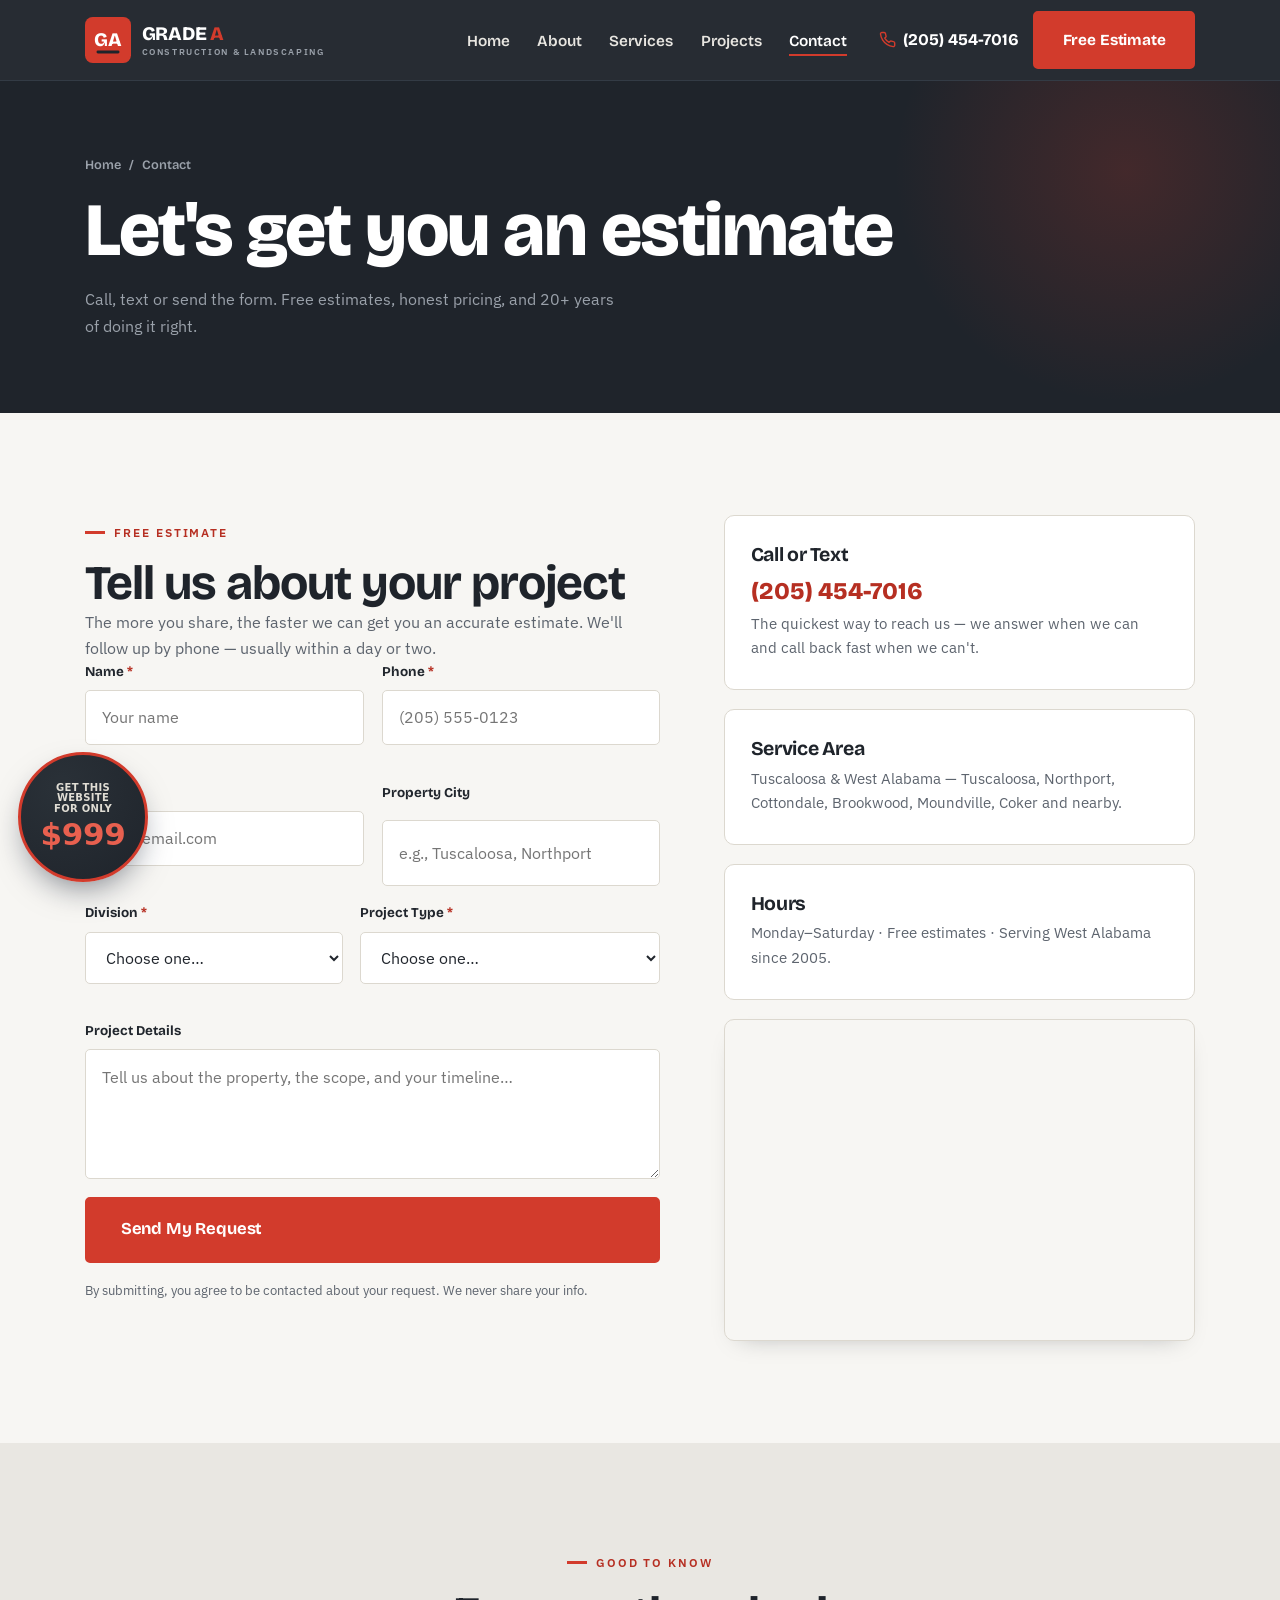
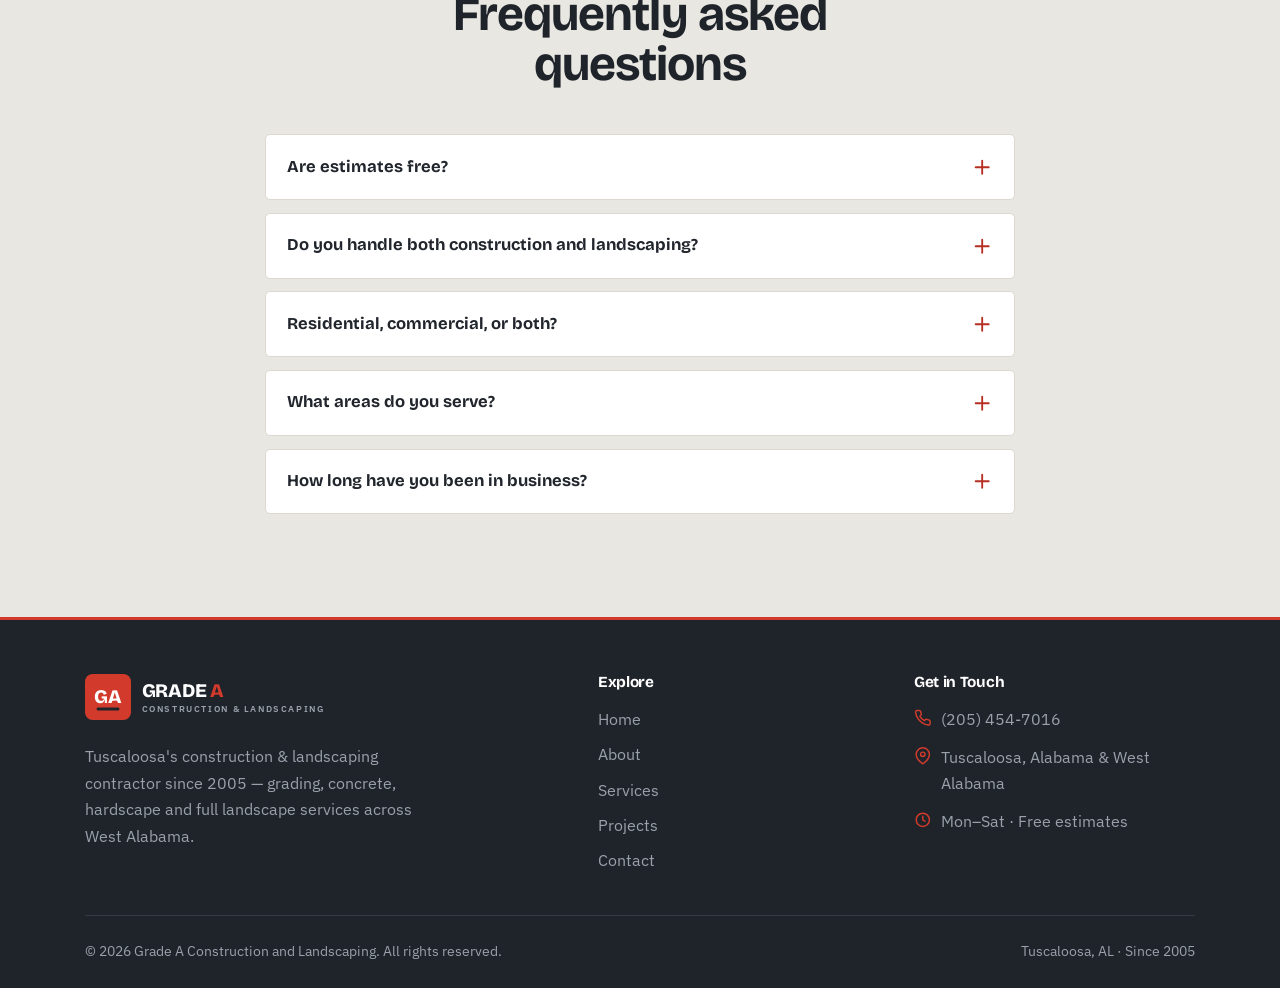
<file: contact.html>
<!DOCTYPE html>
<html lang="en" class="no-js">
<head>
  <meta charset="UTF-8" />
  <meta name="viewport" content="width=device-width, initial-scale=1.0" />
  <title>Contact &amp; Free Estimate | Grade A Construction and Landscaping</title>
  <meta name="description" content="Request a free construction or landscaping estimate from Grade A in Tuscaloosa, AL. Call (205) 454-7016 or send your project details." />
  <meta name="theme-color" content="#1f242b" />
  <link rel="icon" href="assets/icons/favicon.svg" type="image/svg+xml" />
  <link rel="preconnect" href="https://fonts.googleapis.com" />
  <link rel="preconnect" href="https://fonts.gstatic.com" crossorigin />
  <link href="https://fonts.googleapis.com/css2?family=Bricolage+Grotesque:opsz,wght@12..96,600..800&family=IBM+Plex+Sans:wght@400;500;600;700&display=swap" rel="stylesheet" />
  <link rel="stylesheet" href="css/style.css" />
</head>
<body>
  <a class="skip-link" href="#main">Skip to content</a>

  <header class="header">
    <div class="container">
      <nav class="nav" aria-label="Primary">
        <a href="index.html" class="logo" aria-label="Grade A Construction and Landscaping — home">
          <svg class="logo__mark" viewBox="0 0 48 48" aria-hidden="true">
            <rect width="48" height="48" rx="8" fill="#d23b2c"/>
            <text x="24" y="30" text-anchor="middle" font-family="'Bricolage Grotesque', Arial, sans-serif" font-weight="800" font-size="20" fill="#ffffff">GA</text>
            <rect x="12" y="35" width="24" height="3" rx="1.5" fill="#1f242b"/>
          </svg>
          <span class="logo__name">Grade<span> A</span><small>Construction &amp; Landscaping</small></span>
        </a>
        <div class="nav__menu" id="nav-menu">
          <ul class="nav__links">
            <li><a class="nav__link" href="index.html">Home</a></li>
            <li><a class="nav__link" href="about.html">About</a></li>
            <li><a class="nav__link" href="services.html">Services</a></li>
            <li><a class="nav__link" href="gallery.html">Projects</a></li>
            <li><a class="nav__link" href="contact.html">Contact</a></li>
          </ul>
          <div class="nav__actions">
            <a href="tel:+12054547016" class="nav__phone" aria-label="Call (205) 454-7016">
              <svg viewBox="0 0 24 24" fill="none" stroke="currentColor" stroke-width="2" stroke-linecap="round" stroke-linejoin="round" aria-hidden="true"><path d="M22 16.92v3a2 2 0 0 1-2.18 2 19.79 19.79 0 0 1-8.63-3.07 19.5 19.5 0 0 1-6-6 19.79 19.79 0 0 1-3.07-8.67A2 2 0 0 1 4.11 2h3a2 2 0 0 1 2 1.72c.13.96.36 1.9.7 2.81a2 2 0 0 1-.45 2.11L8.09 9.91a16 16 0 0 0 6 6l1.27-1.27a2 2 0 0 1 2.11-.45c.91.34 1.85.57 2.81.7A2 2 0 0 1 22 16.92Z"/></svg>
              (205) 454-7016
            </a>
            <a href="contact.html" class="btn">Free Estimate</a>
          </div>
        </div>
        <button class="nav__toggle" aria-label="Toggle menu" aria-controls="nav-menu" aria-expanded="false"><span></span></button>
      </nav>
    </div>
  </header>
  <div class="nav-scrim" aria-hidden="true"></div>

  <main id="main">
    <section class="pagehero">
      <div class="container pagehero__inner">
        <nav class="crumbs" aria-label="Breadcrumb"><a href="index.html">Home</a> / <span>Contact</span></nav>
        <h1>Let's get you an estimate</h1>
        <p>Call, text or send the form. Free estimates, honest pricing, and 20+ years of doing it right.</p>
      </div>
    </section>

    <section class="section">
      <div class="container split split--wide-left" style="align-items:start">

        <!-- FORM -->
        <div class="reveal">
          <span class="eyebrow">Free Estimate</span>
          <h2 style="margin-top:1rem">Tell us about your project</h2>
          <p class="muted">The more you share, the faster we can get you an accurate estimate. We'll follow up by phone — usually within a day or two.</p>

          <div class="form__success" id="form-success" role="status">
            <strong>Got it — thanks!</strong><br>
            Your request is in. We'll reach out shortly at the number you provided. Need us fast? Call <a href="tel:+12054547016" style="color:var(--red-600);text-decoration:underline">(205) 454-7016</a>.
          </div>

          <form class="form" id="quote-form" novalidate>
            <div class="form__row">
              <div class="field" data-validate>
                <label for="name">Name <span class="req">*</span></label>
                <input id="name" name="name" type="text" autocomplete="name" placeholder="Your name" />
                <span class="field__error" aria-live="polite"></span>
              </div>
              <div class="field" data-validate>
                <label for="phone">Phone <span class="req">*</span></label>
                <input id="phone" name="phone" type="tel" data-type="phone" autocomplete="tel" placeholder="(205) 555-0123" />
                <span class="field__error" aria-live="polite"></span>
              </div>
            </div>
            <div class="form__row">
              <div class="field" data-validate>
                <label for="email">Email <span class="req">*</span></label>
                <input id="email" name="email" type="email" data-type="email" autocomplete="email" placeholder="you@email.com" />
                <span class="field__error" aria-live="polite"></span>
              </div>
              <div class="field">
                <label for="city">Property City</label>
                <input id="city" name="city" type="text" placeholder="e.g., Tuscaloosa, Northport" />
              </div>
            </div>
            <div class="form__row">
              <div class="field" data-validate>
                <label for="division">Division <span class="req">*</span></label>
                <select id="division" name="division">
                  <option value="">Choose one…</option>
                  <option>Construction</option>
                  <option>Landscaping</option>
                  <option>Both / not sure</option>
                </select>
                <span class="field__error" aria-live="polite"></span>
              </div>
              <div class="field" data-validate>
                <label for="service">Project Type <span class="req">*</span></label>
                <select id="service" name="service">
                  <option value="">Choose one…</option>
                  <optgroup label="Construction">
                    <option>Grading &amp; site prep</option>
                    <option>Concrete &amp; flatwork</option>
                    <option>Paver installation</option>
                    <option>Retaining walls &amp; masonry</option>
                  </optgroup>
                  <optgroup label="Landscaping">
                    <option>Landscape design &amp; install</option>
                    <option>Lawn &amp; landscape maintenance</option>
                    <option>Irrigation systems</option>
                    <option>Tree removal &amp; brush clearing</option>
                  </optgroup>
                  <option>Something else</option>
                </select>
                <span class="field__error" aria-live="polite"></span>
              </div>
            </div>
            <div class="field">
              <label for="message">Project Details</label>
              <textarea id="message" name="message" placeholder="Tell us about the property, the scope, and your timeline…"></textarea>
            </div>
            <button type="submit" class="btn btn--lg">Send My Request</button>
            <p class="muted" style="font-size:.84rem">By submitting, you agree to be contacted about your request. We never share your info.</p>
          </form>
        </div>

        <!-- DETAILS -->
        <div class="reveal" data-delay="1">
          <div class="card" style="margin-bottom:1.2rem">
            <h3>Call or Text</h3>
            <p><a href="tel:+12054547016" style="font-family:var(--ff-display);font-weight:800;font-size:1.5rem;color:var(--red-600)">(205) 454-7016</a></p>
            <p class="muted">The quickest way to reach us — we answer when we can and call back fast when we can't.</p>
          </div>
          <div class="card" style="margin-bottom:1.2rem">
            <h3>Service Area</h3>
            <p class="muted">Tuscaloosa &amp; West Alabama — Tuscaloosa, Northport, Cottondale, Brookwood, Moundville, Coker and nearby.</p>
          </div>
          <div class="card" style="margin-bottom:1.2rem">
            <h3>Hours</h3>
            <p class="muted">Monday–Saturday · Free estimates · Serving West Alabama since 2005.</p>
          </div>
          <div class="area__map">
            <iframe title="Grade A Construction and Landscaping service area — Tuscaloosa, Alabama"
              src="https://www.google.com/maps?q=Tuscaloosa,%20Alabama&output=embed"
              loading="lazy" referrerpolicy="no-referrer-when-downgrade"></iframe>
          </div>
        </div>
      </div>
    </section>

    <!-- FAQ -->
    <section class="section section--concrete">
      <div class="container" style="max-width:820px">
        <div class="section-head section-head--center reveal">
          <span class="eyebrow eyebrow--center">Good to Know</span>
          <h2 style="margin-top:1rem">Frequently asked questions</h2>
        </div>
        <div class="faq reveal">
          <div class="faq__item">
            <button class="faq__q" type="button">Are estimates free? <svg class="ic" viewBox="0 0 24 24" fill="none" stroke="currentColor" stroke-width="2" stroke-linecap="round" stroke-linejoin="round"><line x1="12" y1="5" x2="12" y2="19"/><line x1="5" y1="12" x2="19" y2="12"/></svg></button>
            <div class="faq__a"><p>Yes — free and no obligation. We'll look at the project, talk through the scope, and give you a clear written estimate.</p></div>
          </div>
          <div class="faq__item">
            <button class="faq__q" type="button">Do you handle both construction and landscaping? <svg class="ic" viewBox="0 0 24 24" fill="none" stroke="currentColor" stroke-width="2" stroke-linecap="round" stroke-linejoin="round"><line x1="12" y1="5" x2="12" y2="19"/><line x1="5" y1="12" x2="19" y2="12"/></svg></button>
            <div class="faq__a"><p>We do — that's the whole idea. Grading, concrete and hardscape on the construction side; design, maintenance, irrigation and tree work on the landscaping side. Many projects use both, handled by one crew.</p></div>
          </div>
          <div class="faq__item">
            <button class="faq__q" type="button">Residential, commercial, or both? <svg class="ic" viewBox="0 0 24 24" fill="none" stroke="currentColor" stroke-width="2" stroke-linecap="round" stroke-linejoin="round"><line x1="12" y1="5" x2="12" y2="19"/><line x1="5" y1="12" x2="19" y2="12"/></svg></button>
            <div class="faq__a"><p>Both. We work on homes and commercial properties across West Alabama.</p></div>
          </div>
          <div class="faq__item">
            <button class="faq__q" type="button">What areas do you serve? <svg class="ic" viewBox="0 0 24 24" fill="none" stroke="currentColor" stroke-width="2" stroke-linecap="round" stroke-linejoin="round"><line x1="12" y1="5" x2="12" y2="19"/><line x1="5" y1="12" x2="19" y2="12"/></svg></button>
            <div class="faq__a"><p>Tuscaloosa, Northport and the surrounding West Alabama communities. Not sure if you're in range? Give us a call.</p></div>
          </div>
          <div class="faq__item">
            <button class="faq__q" type="button">How long have you been in business? <svg class="ic" viewBox="0 0 24 24" fill="none" stroke="currentColor" stroke-width="2" stroke-linecap="round" stroke-linejoin="round"><line x1="12" y1="5" x2="12" y2="19"/><line x1="5" y1="12" x2="19" y2="12"/></svg></button>
            <div class="faq__a"><p>Grade A has served Tuscaloosa and West Alabama since 2005 — over 20 years of construction and landscaping experience.</p></div>
          </div>
        </div>
      </div>
    </section>
  </main>

  <footer class="footer">
    <div class="container">
      <div class="footer__grid">
        <div class="footer__about">
          <a href="index.html" class="logo" aria-label="Grade A Construction and Landscaping — home">
            <svg class="logo__mark" viewBox="0 0 48 48" aria-hidden="true">
              <rect width="48" height="48" rx="8" fill="#d23b2c"/>
              <text x="24" y="30" text-anchor="middle" font-family="'Bricolage Grotesque', Arial, sans-serif" font-weight="800" font-size="20" fill="#ffffff">GA</text>
              <rect x="12" y="35" width="24" height="3" rx="1.5" fill="#1f242b"/>
            </svg>
            <span class="logo__name">Grade<span> A</span><small>Construction &amp; Landscaping</small></span>
          </a>
          <p>Tuscaloosa's construction &amp; landscaping contractor since 2005 — grading, concrete, hardscape and full landscape services across West Alabama.</p>
        </div>
        <div>
          <h4>Explore</h4>
          <ul class="footer__links">
            <li><a href="index.html">Home</a></li>
            <li><a href="about.html">About</a></li>
            <li><a href="services.html">Services</a></li>
            <li><a href="gallery.html">Projects</a></li>
            <li><a href="contact.html">Contact</a></li>
          </ul>
        </div>
        <div>
          <h4>Get in Touch</h4>
          <ul class="footer__contact">
            <li><svg viewBox="0 0 24 24" fill="none" stroke="currentColor" stroke-width="2" stroke-linecap="round" stroke-linejoin="round"><path d="M22 16.92v3a2 2 0 0 1-2.18 2 19.79 19.79 0 0 1-8.63-3.07 19.5 19.5 0 0 1-6-6 19.79 19.79 0 0 1-3.07-8.67A2 2 0 0 1 4.11 2h3a2 2 0 0 1 2 1.72c.13.96.36 1.9.7 2.81a2 2 0 0 1-.45 2.11L8.09 9.91a16 16 0 0 0 6 6l1.27-1.27a2 2 0 0 1 2.11-.45c.91.34 1.85.57 2.81.7A2 2 0 0 1 22 16.92Z"/></svg><a href="tel:+12054547016">(205) 454-7016</a></li>
            <li><svg viewBox="0 0 24 24" fill="none" stroke="currentColor" stroke-width="2" stroke-linecap="round" stroke-linejoin="round"><path d="M21 10c0 7-9 13-9 13s-9-6-9-13a9 9 0 0 1 18 0Z"/><circle cx="12" cy="10" r="3"/></svg><span>Tuscaloosa, Alabama &amp; West Alabama</span></li>
            <li><svg viewBox="0 0 24 24" fill="none" stroke="currentColor" stroke-width="2" stroke-linecap="round" stroke-linejoin="round"><circle cx="12" cy="12" r="9"/><polyline points="12 7 12 12 15 14"/></svg><span>Mon–Sat · Free estimates</span></li>
          </ul>
        </div>
      </div>
      <div class="footer__bottom">
        <span>&copy; <span id="year">2026</span> Grade A Construction and Landscaping. All rights reserved.</span>
        <span>Tuscaloosa, AL · Since 2005</span>
      </div>
    </div>
  </footer>

  <button class="to-top" aria-label="Back to top"><svg viewBox="0 0 24 24" fill="none" stroke="currentColor" stroke-width="2.4" stroke-linecap="round" stroke-linejoin="round" width="20" height="20"><polyline points="18 15 12 9 6 15"/></svg></button>
  <nav class="callbar" aria-label="Quick actions">
    <a href="tel:+12054547016"><svg viewBox="0 0 24 24" fill="none" stroke="currentColor" stroke-width="2" stroke-linecap="round" stroke-linejoin="round"><path d="M22 16.92v3a2 2 0 0 1-2.18 2 19.79 19.79 0 0 1-8.63-3.07 19.5 19.5 0 0 1-6-6 19.79 19.79 0 0 1-3.07-8.67A2 2 0 0 1 4.11 2h3a2 2 0 0 1 2 1.72c.13.96.36 1.9.7 2.81a2 2 0 0 1-.45 2.11L8.09 9.91a16 16 0 0 0 6 6l1.27-1.27a2 2 0 0 1 2.11-.45c.91.34 1.85.57 2.81.7A2 2 0 0 1 22 16.92Z"/></svg>Call Now</a>
    <a href="#quote-form"><svg viewBox="0 0 24 24" fill="none" stroke="currentColor" stroke-width="2" stroke-linecap="round" stroke-linejoin="round"><path d="M14 2H6a2 2 0 0 0-2 2v16a2 2 0 0 0 2 2h12a2 2 0 0 0 2-2V8z"/><polyline points="14 2 14 8 20 8"/></svg>Free Estimate</a>
  </nav>

  <script src="js/main.js" defer></script>

  <!-- aurora-cta : agency upsell button -->
  <a class="aurora-cta" href="https://auroraadv.co/?tab=wizard" target="_blank" rel="noopener" aria-label="Get this website for only $999 — built by Aurora">
    <span class="aurora-cta__top">Get this website<br>for only</span>
    <span class="aurora-cta__price">$999</span>
  </a>
  <style>
  .aurora-cta{position:fixed;left:18px;bottom:18px;z-index:58;width:130px;height:130px;border-radius:50%;display:flex;flex-direction:column;align-items:center;justify-content:center;text-align:center;gap:3px;padding:8px;background:radial-gradient(circle at 32% 26%,#2a3138,#1f242b);color:#fff;text-decoration:none;border:3px solid #d23b2c;box-shadow:0 14px 32px -10px rgba(15,23,42,.55);font-family:system-ui,-apple-system,"Segoe UI",Roboto,sans-serif;line-height:1.08;transition:transform .2s ease,box-shadow .2s ease;}
  .aurora-cta:hover{transform:translateY(-3px) scale(1.05);box-shadow:0 20px 40px -10px rgba(15,23,42,.6);}
  .aurora-cta:focus-visible{outline:3px solid #d23b2c;outline-offset:3px;}
  .aurora-cta__top{font-size:10px;font-weight:700;letter-spacing:.03em;text-transform:uppercase;color:#e0ddd4;}
  .aurora-cta__price{font-size:31px;font-weight:800;color:#e8604f;letter-spacing:-.01em;}
  @media (max-width:760px){.aurora-cta{width:106px;height:106px;left:12px;bottom:68px;border-width:2px;}.aurora-cta__top{font-size:8.5px;}.aurora-cta__price{font-size:25px;}}
  @media (prefers-reduced-motion:reduce){.aurora-cta{transition:none;}}
  </style>
</body>
</html>
</file>
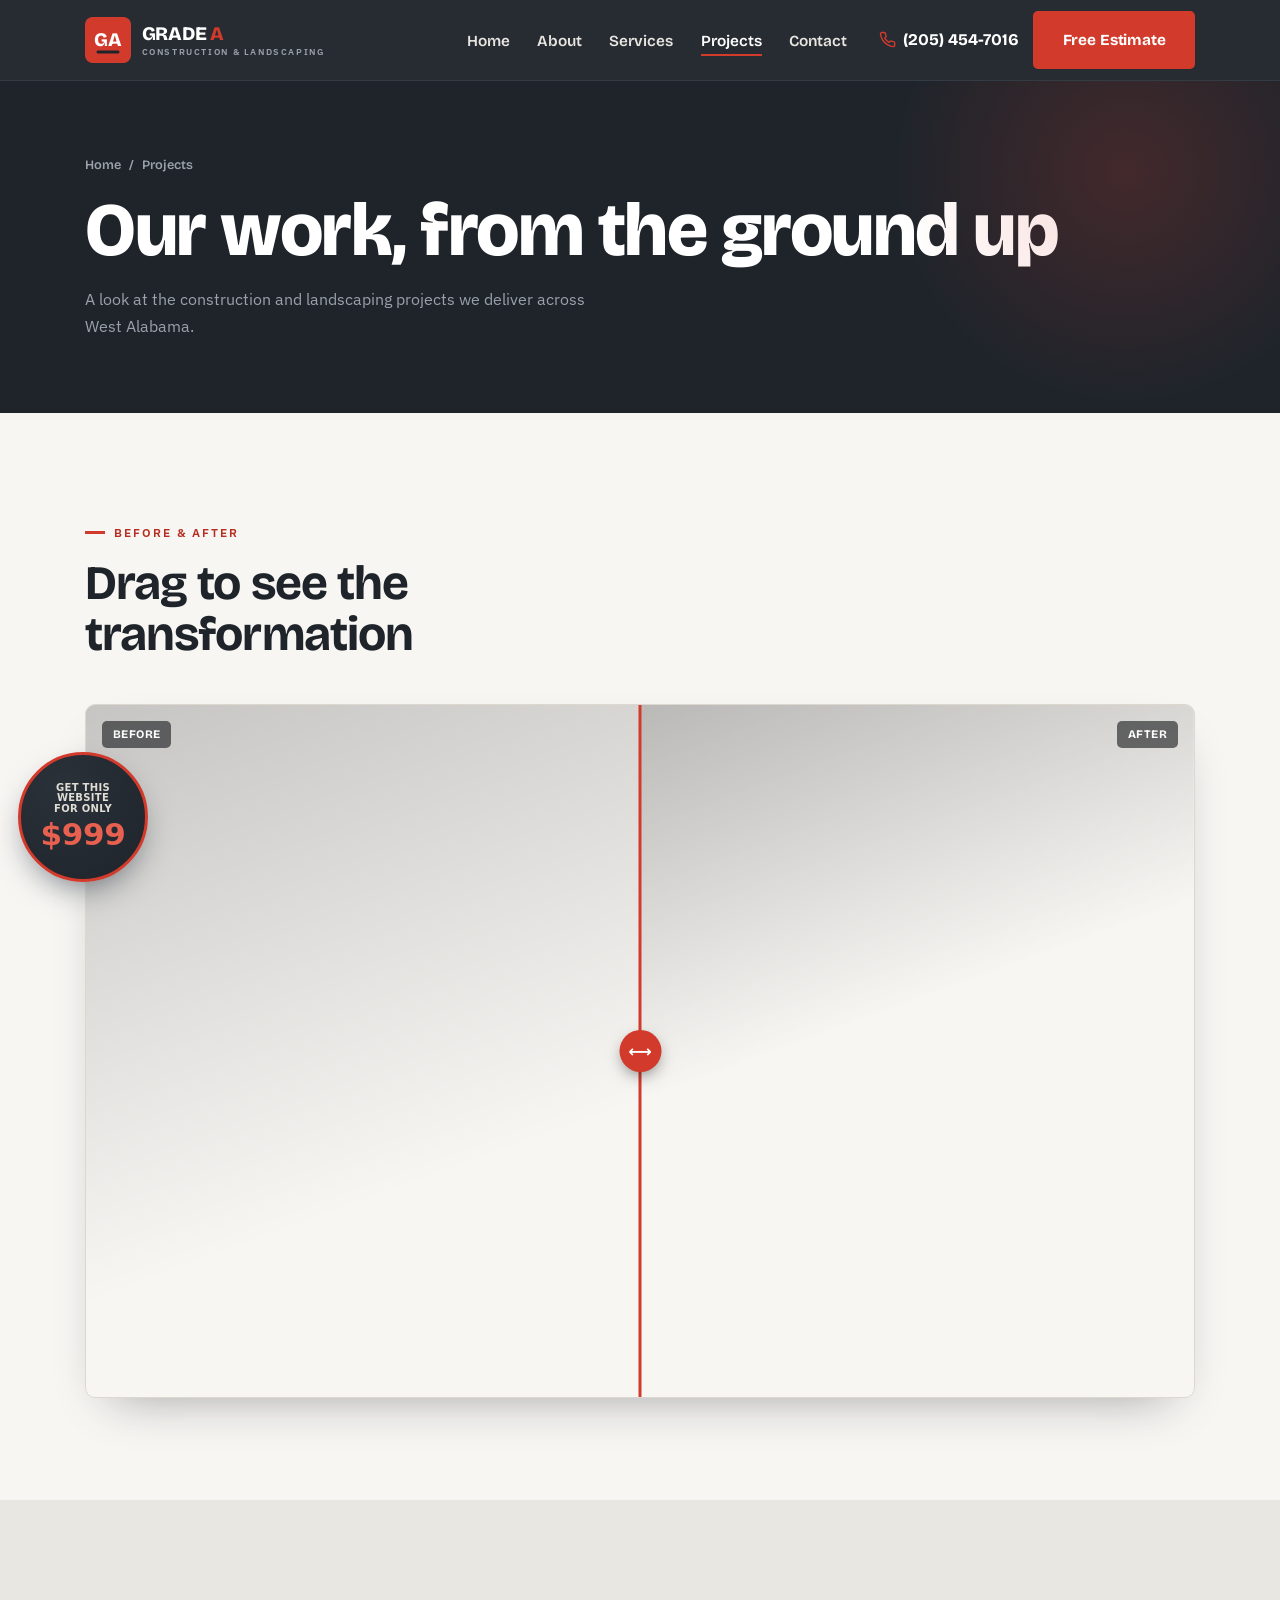
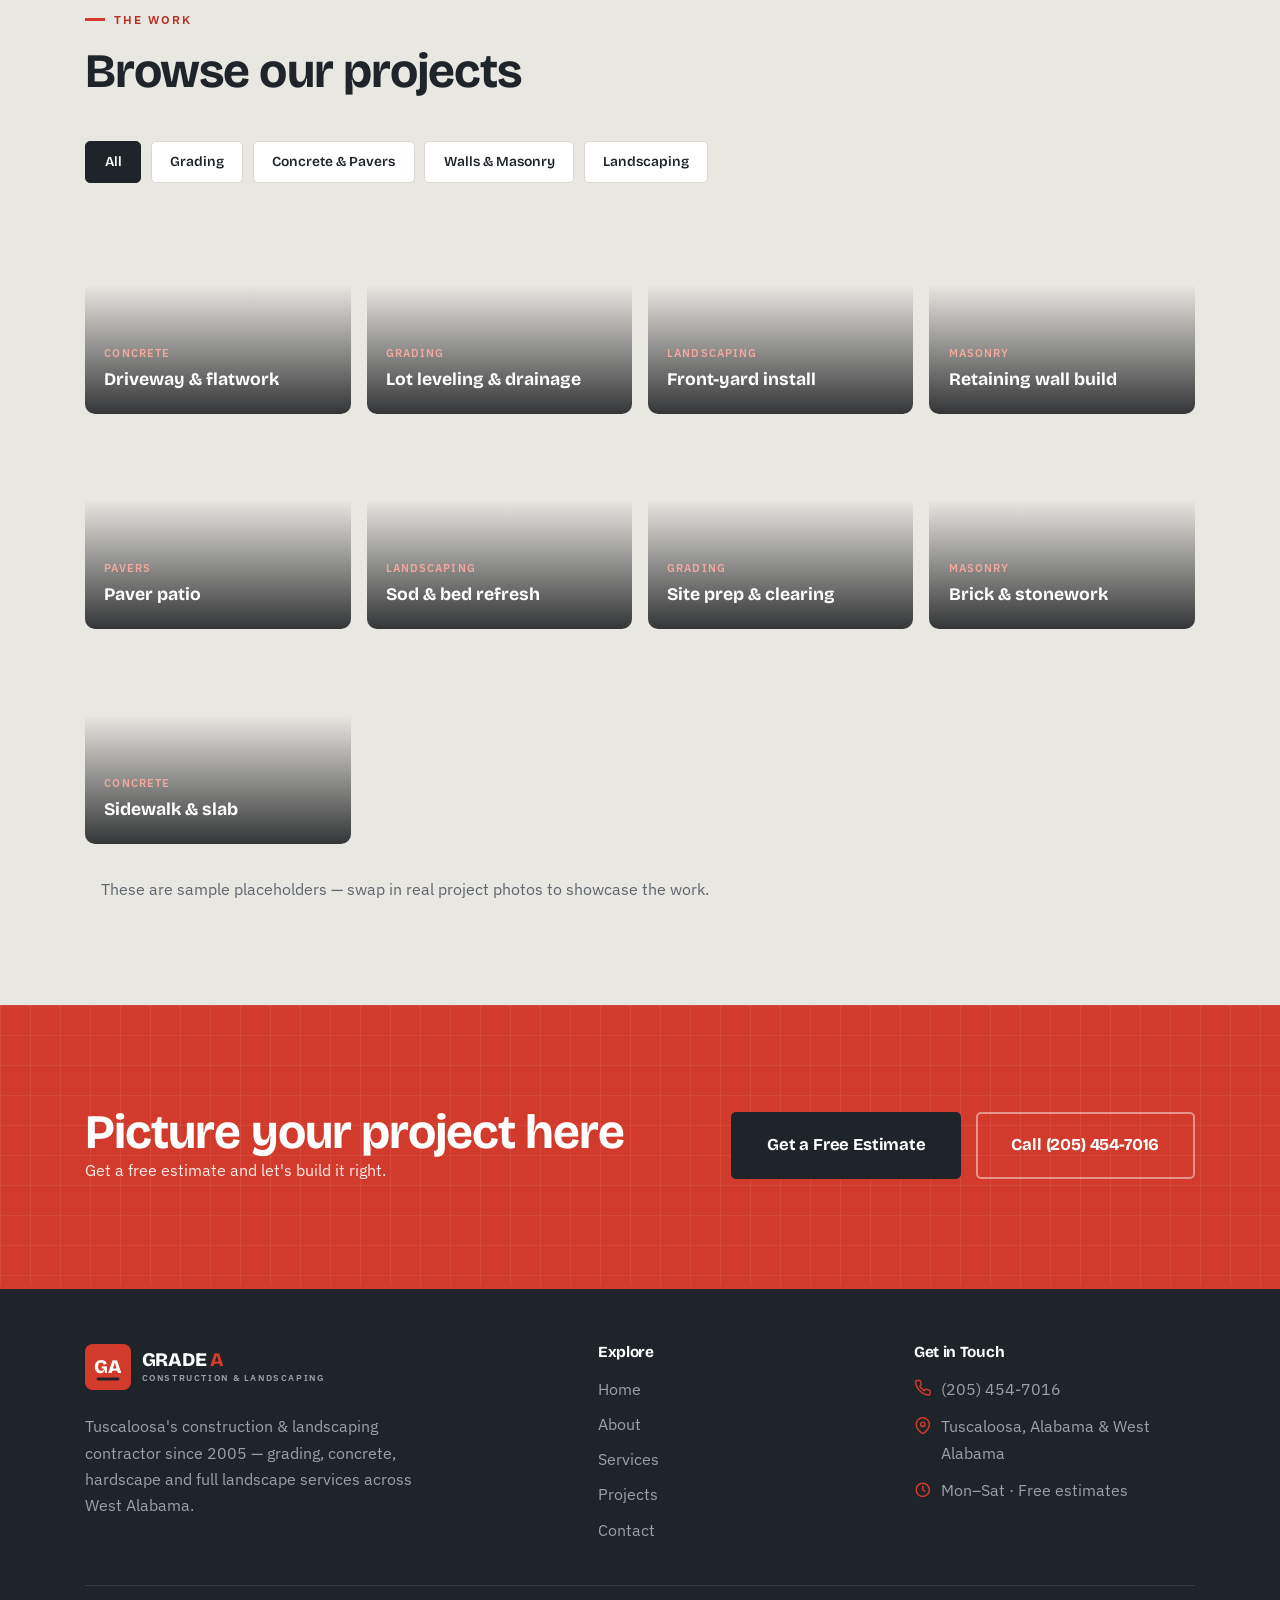
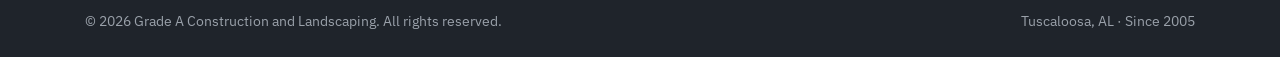
<file: gallery.html>
<!DOCTYPE html>
<html lang="en" class="no-js">
<head>
  <meta charset="UTF-8" />
  <meta name="viewport" content="width=device-width, initial-scale=1.0" />
  <title>Projects | Grade A Construction and Landscaping — Tuscaloosa, AL</title>
  <meta name="description" content="See grading, concrete, pavers, retaining walls and landscaping projects from Grade A Construction and Landscaping across Tuscaloosa & West Alabama." />
  <meta name="theme-color" content="#1f242b" />
  <link rel="icon" href="assets/icons/favicon.svg" type="image/svg+xml" />
  <link rel="preconnect" href="https://fonts.googleapis.com" />
  <link rel="preconnect" href="https://fonts.gstatic.com" crossorigin />
  <link href="https://fonts.googleapis.com/css2?family=Bricolage+Grotesque:opsz,wght@12..96,600..800&family=IBM+Plex+Sans:wght@400;500;600;700&display=swap" rel="stylesheet" />
  <link rel="stylesheet" href="css/style.css" />
</head>
<body>
  <a class="skip-link" href="#main">Skip to content</a>

  <header class="header">
    <div class="container">
      <nav class="nav" aria-label="Primary">
        <a href="index.html" class="logo" aria-label="Grade A Construction and Landscaping — home">
          <svg class="logo__mark" viewBox="0 0 48 48" aria-hidden="true">
            <rect width="48" height="48" rx="8" fill="#d23b2c"/>
            <text x="24" y="30" text-anchor="middle" font-family="'Bricolage Grotesque', Arial, sans-serif" font-weight="800" font-size="20" fill="#ffffff">GA</text>
            <rect x="12" y="35" width="24" height="3" rx="1.5" fill="#1f242b"/>
          </svg>
          <span class="logo__name">Grade<span> A</span><small>Construction &amp; Landscaping</small></span>
        </a>
        <div class="nav__menu" id="nav-menu">
          <ul class="nav__links">
            <li><a class="nav__link" href="index.html">Home</a></li>
            <li><a class="nav__link" href="about.html">About</a></li>
            <li><a class="nav__link" href="services.html">Services</a></li>
            <li><a class="nav__link" href="gallery.html">Projects</a></li>
            <li><a class="nav__link" href="contact.html">Contact</a></li>
          </ul>
          <div class="nav__actions">
            <a href="tel:+12054547016" class="nav__phone" aria-label="Call (205) 454-7016">
              <svg viewBox="0 0 24 24" fill="none" stroke="currentColor" stroke-width="2" stroke-linecap="round" stroke-linejoin="round" aria-hidden="true"><path d="M22 16.92v3a2 2 0 0 1-2.18 2 19.79 19.79 0 0 1-8.63-3.07 19.5 19.5 0 0 1-6-6 19.79 19.79 0 0 1-3.07-8.67A2 2 0 0 1 4.11 2h3a2 2 0 0 1 2 1.72c.13.96.36 1.9.7 2.81a2 2 0 0 1-.45 2.11L8.09 9.91a16 16 0 0 0 6 6l1.27-1.27a2 2 0 0 1 2.11-.45c.91.34 1.85.57 2.81.7A2 2 0 0 1 22 16.92Z"/></svg>
              (205) 454-7016
            </a>
            <a href="contact.html" class="btn">Free Estimate</a>
          </div>
        </div>
        <button class="nav__toggle" aria-label="Toggle menu" aria-controls="nav-menu" aria-expanded="false"><span></span></button>
      </nav>
    </div>
  </header>
  <div class="nav-scrim" aria-hidden="true"></div>

  <main id="main">
    <section class="pagehero">
      <div class="container pagehero__inner">
        <nav class="crumbs" aria-label="Breadcrumb"><a href="index.html">Home</a> / <span>Projects</span></nav>
        <h1>Our work, from the ground up</h1>
        <p>A look at the construction and landscaping projects we deliver across West Alabama.</p>
      </div>
    </section>

    <!-- BEFORE / AFTER -->
    <section class="section">
      <div class="container">
        <div class="section-head reveal">
          <span class="eyebrow">Before &amp; After</span>
          <h2 style="margin-top:1rem">Drag to see the transformation</h2>
        </div>
        <div class="ba reveal" role="group" aria-label="Before and after comparison">
          <!-- Replace .ba__before / .ba__after backgrounds with real before & after photos -->
          <div class="ba__img ba__before"><span class="ba__tag">Before</span></div>
          <div class="ba__img ba__after"><span class="ba__tag">After</span></div>
          <span class="ba__handle" aria-hidden="true"></span>
          <input class="ba__range" type="range" min="0" max="100" value="50" aria-label="Reveal before or after image" />
        </div>
      </div>
    </section>

    <!-- GALLERY -->
    <section class="section section--concrete">
      <div class="container">
        <div class="section-head reveal">
          <span class="eyebrow">The Work</span>
          <h2 style="margin-top:1rem">Browse our projects</h2>
        </div>
        <div class="filters reveal" role="group" aria-label="Filter projects">
          <button class="filter is-active" data-filter="all" aria-pressed="true">All</button>
          <button class="filter" data-filter="grading" aria-pressed="false">Grading</button>
          <button class="filter" data-filter="concrete" aria-pressed="false">Concrete &amp; Pavers</button>
          <button class="filter" data-filter="walls" aria-pressed="false">Walls &amp; Masonry</button>
          <button class="filter" data-filter="landscaping" aria-pressed="false">Landscaping</button>
        </div>
        <!-- Placeholder tiles — replace each tile's background with a real project photo -->
        <div class="gallery reveal">
          <article class="tile t-2" data-cat="concrete"><span class="tile__cat">Concrete</span><span class="tile__title">Driveway &amp; flatwork</span></article>
          <article class="tile t-1" data-cat="grading"><span class="tile__cat">Grading</span><span class="tile__title">Lot leveling &amp; drainage</span></article>
          <article class="tile t-3" data-cat="landscaping"><span class="tile__cat">Landscaping</span><span class="tile__title">Front-yard install</span></article>
          <article class="tile t-6" data-cat="walls"><span class="tile__cat">Masonry</span><span class="tile__title">Retaining wall build</span></article>
          <article class="tile t-4" data-cat="concrete"><span class="tile__cat">Pavers</span><span class="tile__title">Paver patio</span></article>
          <article class="tile t-5" data-cat="landscaping"><span class="tile__cat">Landscaping</span><span class="tile__title">Sod &amp; bed refresh</span></article>
          <article class="tile t-1" data-cat="grading"><span class="tile__cat">Grading</span><span class="tile__title">Site prep &amp; clearing</span></article>
          <article class="tile t-6" data-cat="walls"><span class="tile__cat">Masonry</span><span class="tile__title">Brick &amp; stonework</span></article>
          <article class="tile t-2" data-cat="concrete"><span class="tile__cat">Concrete</span><span class="tile__title">Sidewalk &amp; slab</span></article>
        </div>
        <p class="text-center mt-2 muted">These are sample placeholders — swap in real project photos to showcase the work.</p>
      </div>
    </section>

    <section class="section cta">
      <div class="container cta__inner">
        <div class="reveal">
          <h2>Picture your project here</h2>
          <p>Get a free estimate and let's build it right.</p>
        </div>
        <div class="hero__actions reveal" data-delay="1">
          <a href="contact.html" class="btn btn--dark btn--lg">Get a Free Estimate</a>
          <a href="tel:+12054547016" class="btn btn--ghost-light btn--lg">Call (205) 454-7016</a>
        </div>
      </div>
    </section>
  </main>

  <footer class="footer">
    <div class="container">
      <div class="footer__grid">
        <div class="footer__about">
          <a href="index.html" class="logo" aria-label="Grade A Construction and Landscaping — home">
            <svg class="logo__mark" viewBox="0 0 48 48" aria-hidden="true">
              <rect width="48" height="48" rx="8" fill="#d23b2c"/>
              <text x="24" y="30" text-anchor="middle" font-family="'Bricolage Grotesque', Arial, sans-serif" font-weight="800" font-size="20" fill="#ffffff">GA</text>
              <rect x="12" y="35" width="24" height="3" rx="1.5" fill="#1f242b"/>
            </svg>
            <span class="logo__name">Grade<span> A</span><small>Construction &amp; Landscaping</small></span>
          </a>
          <p>Tuscaloosa's construction &amp; landscaping contractor since 2005 — grading, concrete, hardscape and full landscape services across West Alabama.</p>
        </div>
        <div>
          <h4>Explore</h4>
          <ul class="footer__links">
            <li><a href="index.html">Home</a></li>
            <li><a href="about.html">About</a></li>
            <li><a href="services.html">Services</a></li>
            <li><a href="gallery.html">Projects</a></li>
            <li><a href="contact.html">Contact</a></li>
          </ul>
        </div>
        <div>
          <h4>Get in Touch</h4>
          <ul class="footer__contact">
            <li><svg viewBox="0 0 24 24" fill="none" stroke="currentColor" stroke-width="2" stroke-linecap="round" stroke-linejoin="round"><path d="M22 16.92v3a2 2 0 0 1-2.18 2 19.79 19.79 0 0 1-8.63-3.07 19.5 19.5 0 0 1-6-6 19.79 19.79 0 0 1-3.07-8.67A2 2 0 0 1 4.11 2h3a2 2 0 0 1 2 1.72c.13.96.36 1.9.7 2.81a2 2 0 0 1-.45 2.11L8.09 9.91a16 16 0 0 0 6 6l1.27-1.27a2 2 0 0 1 2.11-.45c.91.34 1.85.57 2.81.7A2 2 0 0 1 22 16.92Z"/></svg><a href="tel:+12054547016">(205) 454-7016</a></li>
            <li><svg viewBox="0 0 24 24" fill="none" stroke="currentColor" stroke-width="2" stroke-linecap="round" stroke-linejoin="round"><path d="M21 10c0 7-9 13-9 13s-9-6-9-13a9 9 0 0 1 18 0Z"/><circle cx="12" cy="10" r="3"/></svg><span>Tuscaloosa, Alabama &amp; West Alabama</span></li>
            <li><svg viewBox="0 0 24 24" fill="none" stroke="currentColor" stroke-width="2" stroke-linecap="round" stroke-linejoin="round"><circle cx="12" cy="12" r="9"/><polyline points="12 7 12 12 15 14"/></svg><span>Mon–Sat · Free estimates</span></li>
          </ul>
        </div>
      </div>
      <div class="footer__bottom">
        <span>&copy; <span id="year">2026</span> Grade A Construction and Landscaping. All rights reserved.</span>
        <span>Tuscaloosa, AL · Since 2005</span>
      </div>
    </div>
  </footer>

  <button class="to-top" aria-label="Back to top"><svg viewBox="0 0 24 24" fill="none" stroke="currentColor" stroke-width="2.4" stroke-linecap="round" stroke-linejoin="round" width="20" height="20"><polyline points="18 15 12 9 6 15"/></svg></button>
  <nav class="callbar" aria-label="Quick actions">
    <a href="tel:+12054547016"><svg viewBox="0 0 24 24" fill="none" stroke="currentColor" stroke-width="2" stroke-linecap="round" stroke-linejoin="round"><path d="M22 16.92v3a2 2 0 0 1-2.18 2 19.79 19.79 0 0 1-8.63-3.07 19.5 19.5 0 0 1-6-6 19.79 19.79 0 0 1-3.07-8.67A2 2 0 0 1 4.11 2h3a2 2 0 0 1 2 1.72c.13.96.36 1.9.7 2.81a2 2 0 0 1-.45 2.11L8.09 9.91a16 16 0 0 0 6 6l1.27-1.27a2 2 0 0 1 2.11-.45c.91.34 1.85.57 2.81.7A2 2 0 0 1 22 16.92Z"/></svg>Call Now</a>
    <a href="contact.html"><svg viewBox="0 0 24 24" fill="none" stroke="currentColor" stroke-width="2" stroke-linecap="round" stroke-linejoin="round"><path d="M14 2H6a2 2 0 0 0-2 2v16a2 2 0 0 0 2 2h12a2 2 0 0 0 2-2V8z"/><polyline points="14 2 14 8 20 8"/></svg>Free Estimate</a>
  </nav>

  <script src="js/main.js" defer></script>

  <!-- aurora-cta : agency upsell button -->
  <a class="aurora-cta" href="https://auroraadv.co/?tab=wizard" target="_blank" rel="noopener" aria-label="Get this website for only $999 — built by Aurora">
    <span class="aurora-cta__top">Get this website<br>for only</span>
    <span class="aurora-cta__price">$999</span>
  </a>
  <style>
  .aurora-cta{position:fixed;left:18px;bottom:18px;z-index:58;width:130px;height:130px;border-radius:50%;display:flex;flex-direction:column;align-items:center;justify-content:center;text-align:center;gap:3px;padding:8px;background:radial-gradient(circle at 32% 26%,#2a3138,#1f242b);color:#fff;text-decoration:none;border:3px solid #d23b2c;box-shadow:0 14px 32px -10px rgba(15,23,42,.55);font-family:system-ui,-apple-system,"Segoe UI",Roboto,sans-serif;line-height:1.08;transition:transform .2s ease,box-shadow .2s ease;}
  .aurora-cta:hover{transform:translateY(-3px) scale(1.05);box-shadow:0 20px 40px -10px rgba(15,23,42,.6);}
  .aurora-cta:focus-visible{outline:3px solid #d23b2c;outline-offset:3px;}
  .aurora-cta__top{font-size:10px;font-weight:700;letter-spacing:.03em;text-transform:uppercase;color:#e0ddd4;}
  .aurora-cta__price{font-size:31px;font-weight:800;color:#e8604f;letter-spacing:-.01em;}
  @media (max-width:760px){.aurora-cta{width:106px;height:106px;left:12px;bottom:68px;border-width:2px;}.aurora-cta__top{font-size:8.5px;}.aurora-cta__price{font-size:25px;}}
  @media (prefers-reduced-motion:reduce){.aurora-cta{transition:none;}}
  </style>
</body>
</html>
</file>
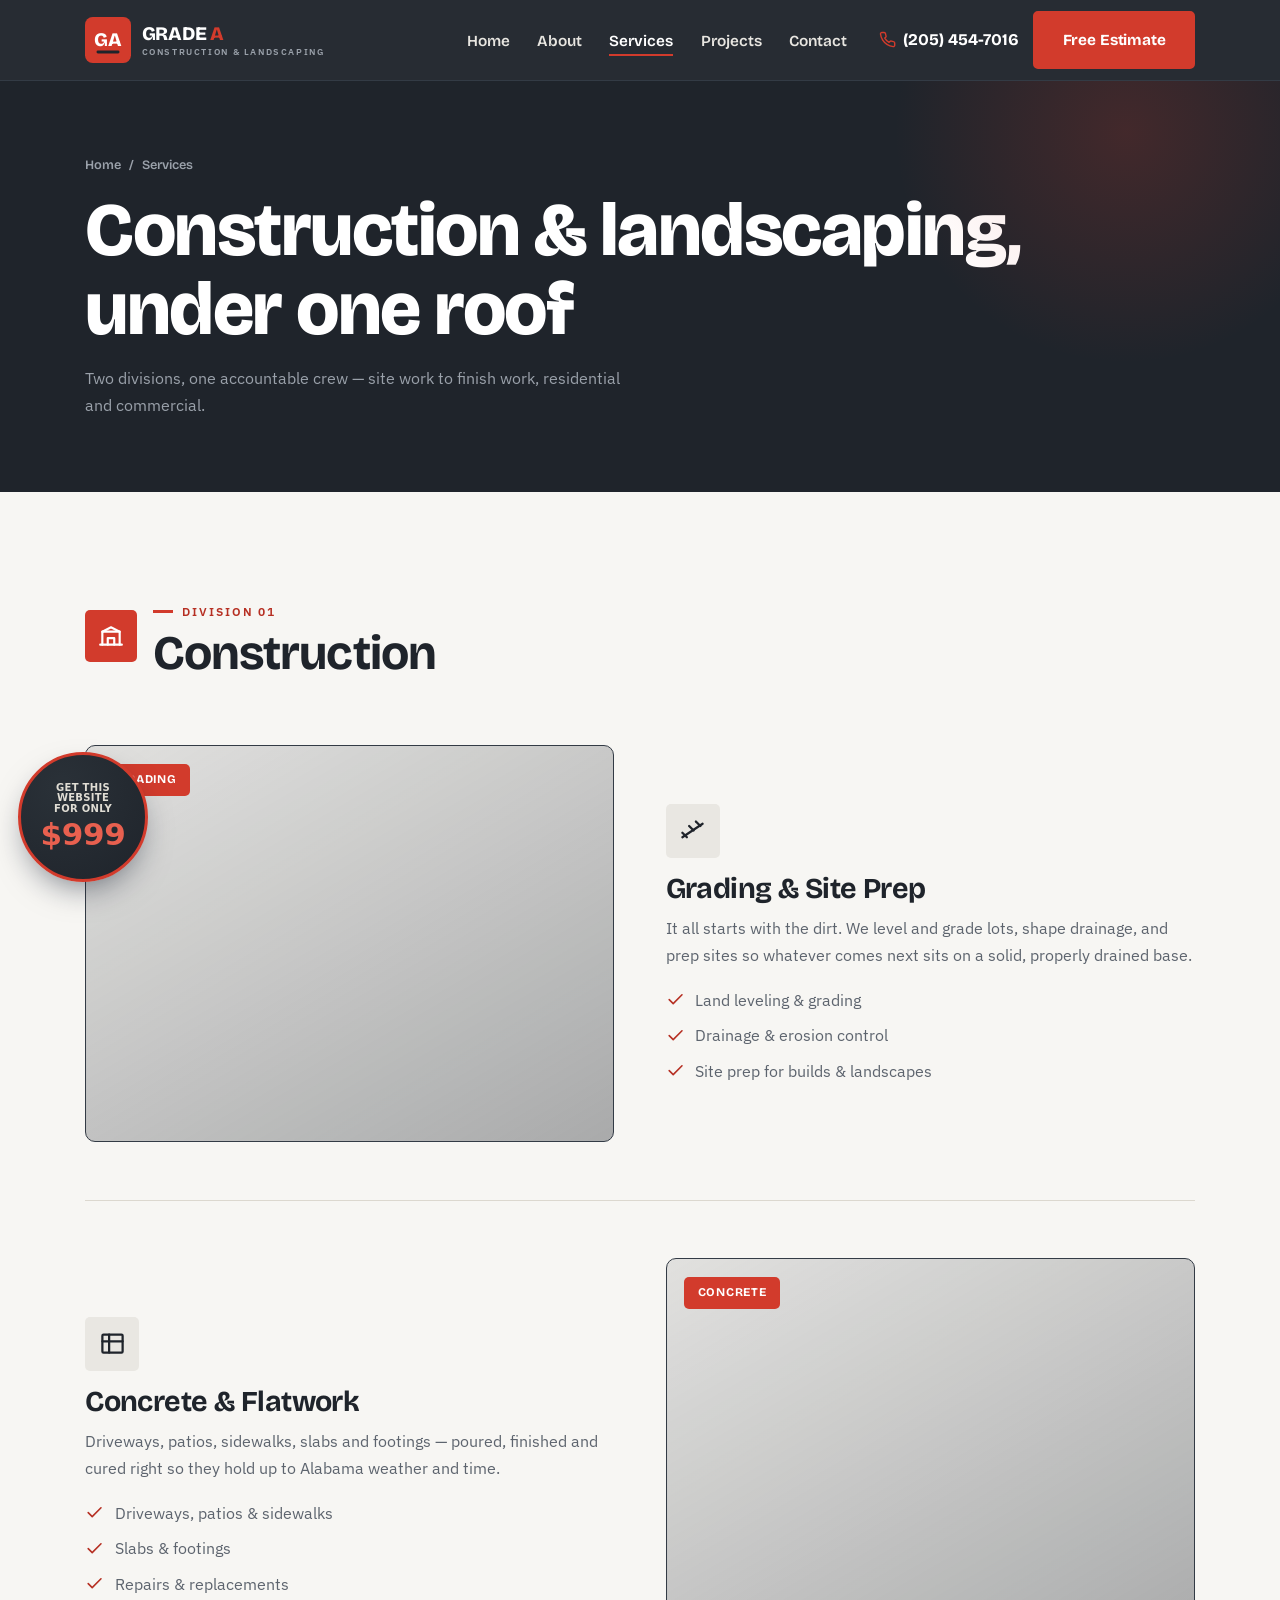
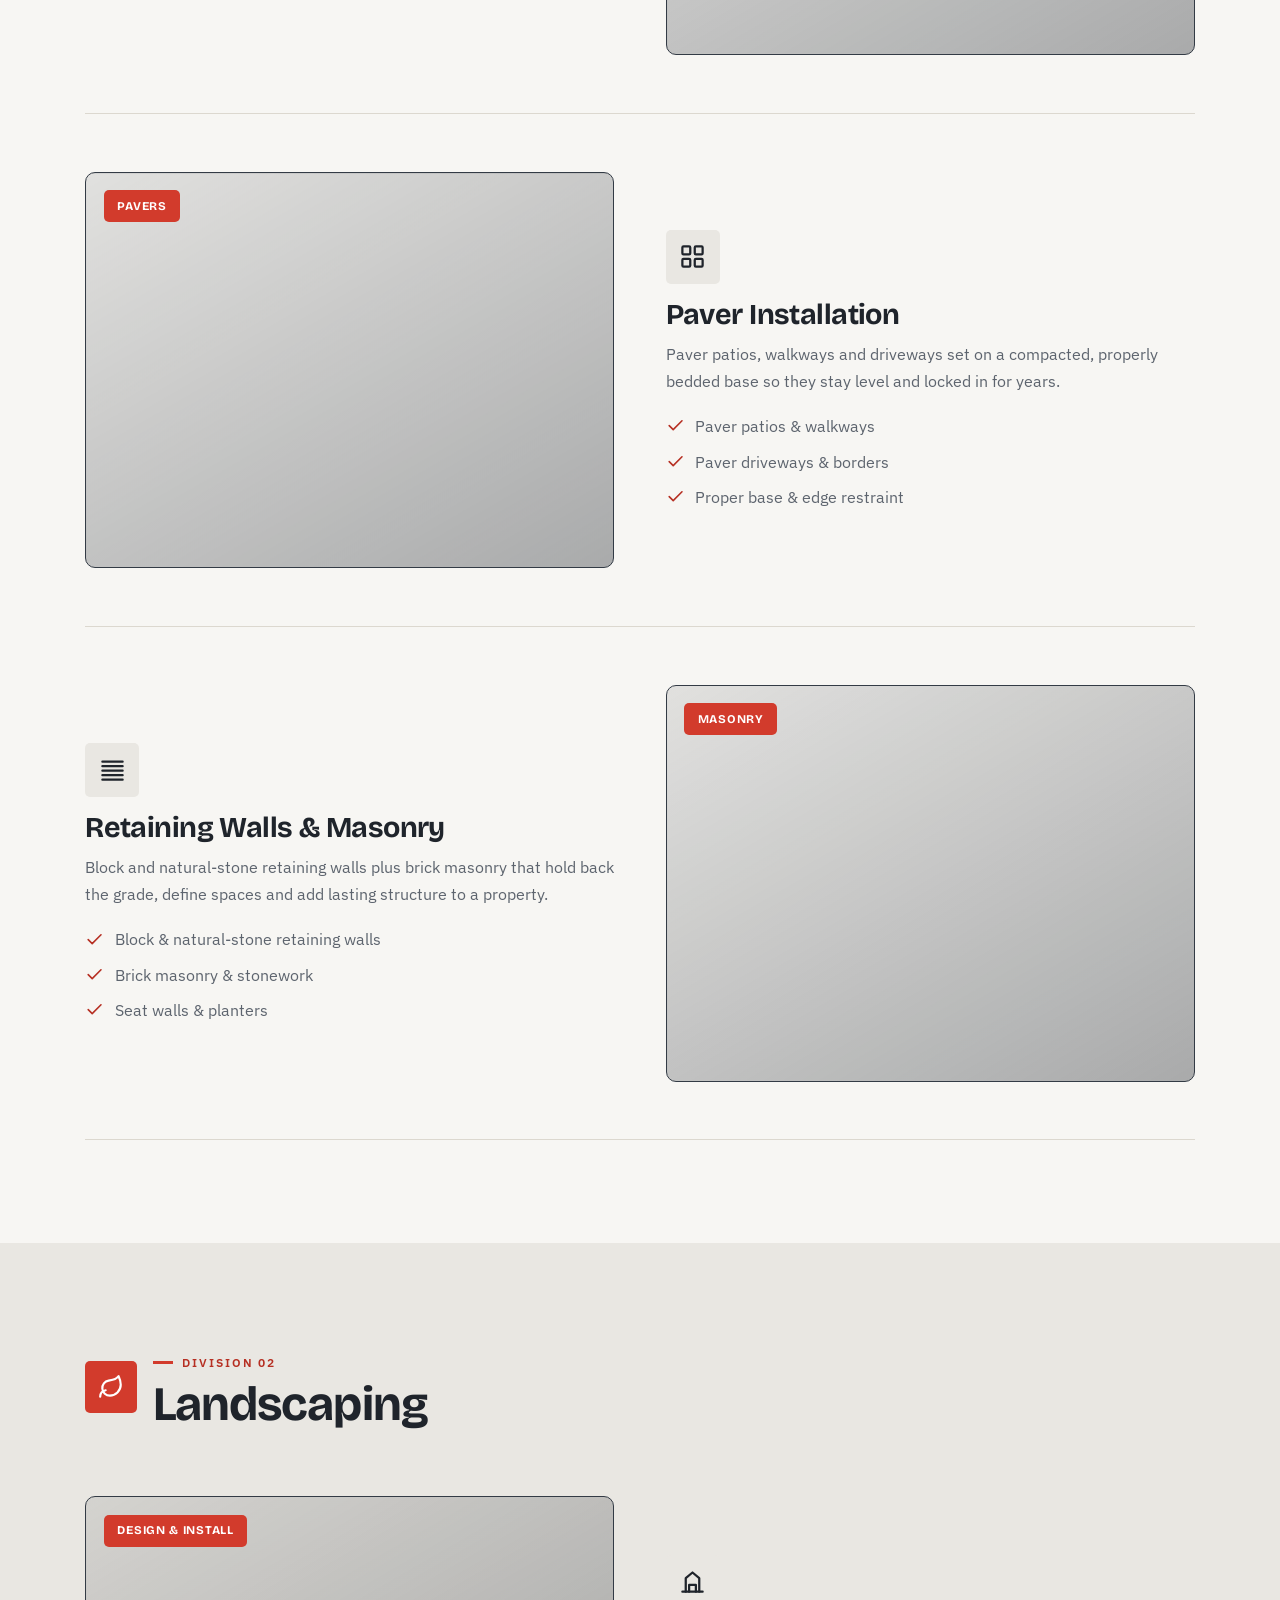
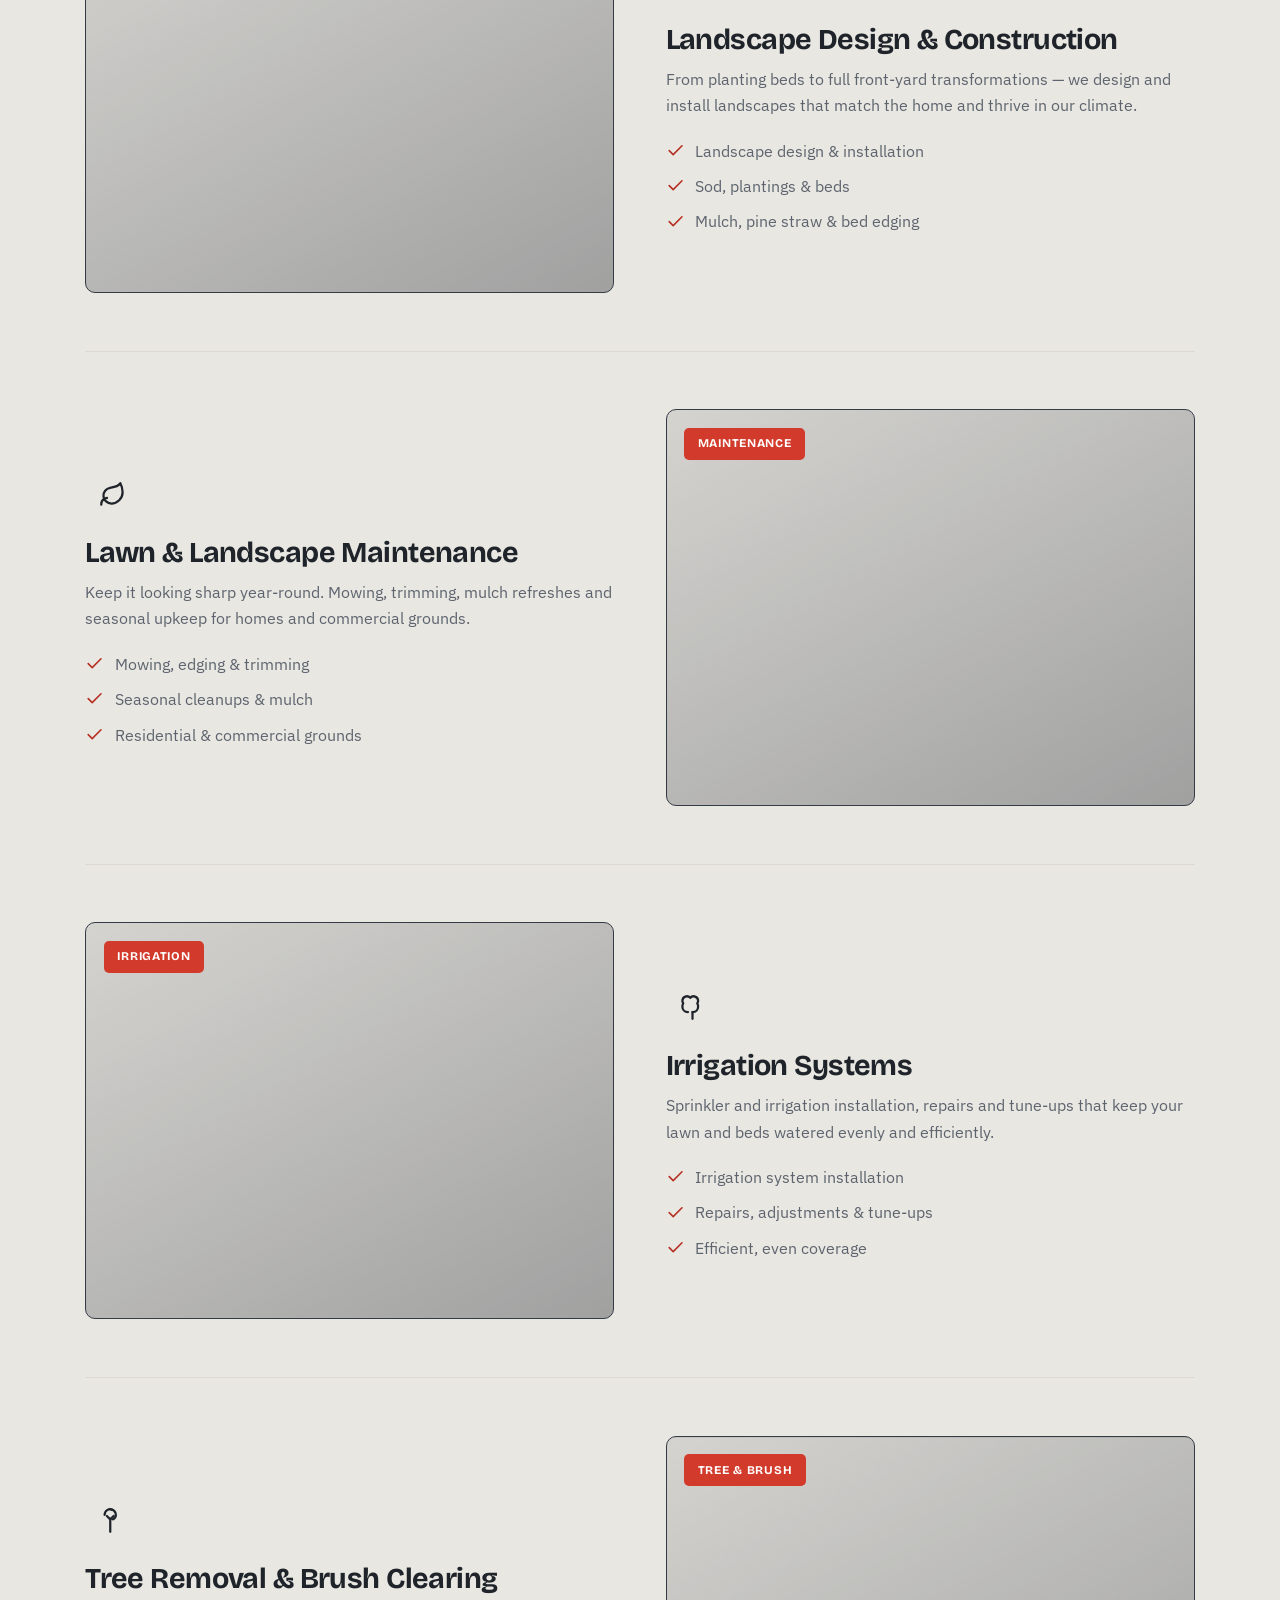
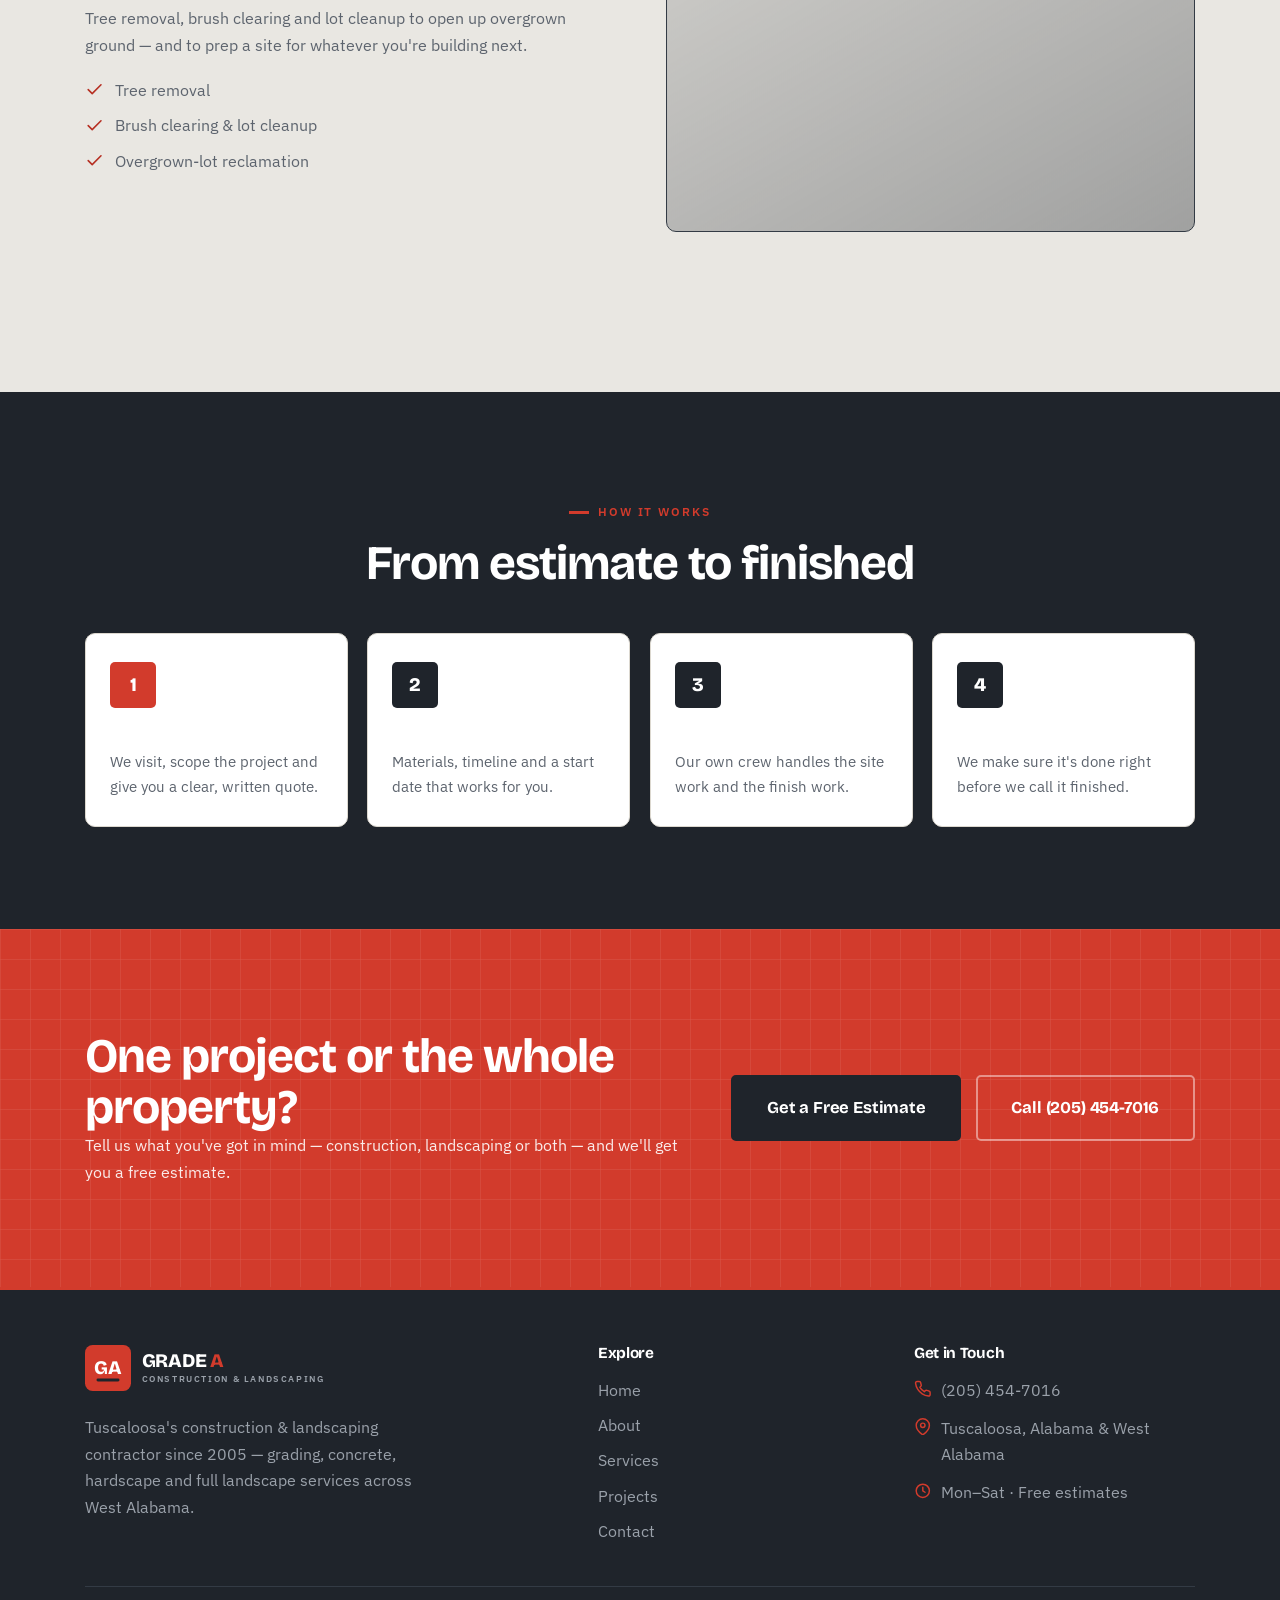
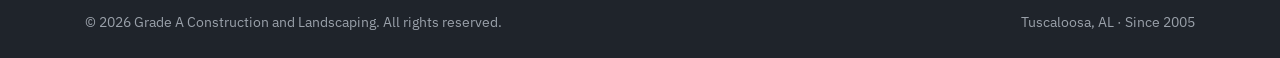
<file: services.html>
<!DOCTYPE html>
<html lang="en" class="no-js">
<head>
  <meta charset="UTF-8" />
  <meta name="viewport" content="width=device-width, initial-scale=1.0" />
  <title>Services | Grade A Construction and Landscaping — Tuscaloosa, AL</title>
  <meta name="description" content="Construction — grading, concrete, pavers, retaining walls & masonry. Landscaping — design, maintenance, irrigation & tree removal. Serving Tuscaloosa & West Alabama. (205) 454-7016." />
  <meta name="theme-color" content="#1f242b" />
  <link rel="icon" href="assets/icons/favicon.svg" type="image/svg+xml" />
  <link rel="preconnect" href="https://fonts.googleapis.com" />
  <link rel="preconnect" href="https://fonts.gstatic.com" crossorigin />
  <link href="https://fonts.googleapis.com/css2?family=Bricolage+Grotesque:opsz,wght@12..96,600..800&family=IBM+Plex+Sans:wght@400;500;600;700&display=swap" rel="stylesheet" />
  <link rel="stylesheet" href="css/style.css" />
</head>
<body>
  <a class="skip-link" href="#main">Skip to content</a>

  <header class="header">
    <div class="container">
      <nav class="nav" aria-label="Primary">
        <a href="index.html" class="logo" aria-label="Grade A Construction and Landscaping — home">
          <svg class="logo__mark" viewBox="0 0 48 48" aria-hidden="true">
            <rect width="48" height="48" rx="8" fill="#d23b2c"/>
            <text x="24" y="30" text-anchor="middle" font-family="'Bricolage Grotesque', Arial, sans-serif" font-weight="800" font-size="20" fill="#ffffff">GA</text>
            <rect x="12" y="35" width="24" height="3" rx="1.5" fill="#1f242b"/>
          </svg>
          <span class="logo__name">Grade<span> A</span><small>Construction &amp; Landscaping</small></span>
        </a>
        <div class="nav__menu" id="nav-menu">
          <ul class="nav__links">
            <li><a class="nav__link" href="index.html">Home</a></li>
            <li><a class="nav__link" href="about.html">About</a></li>
            <li><a class="nav__link" href="services.html">Services</a></li>
            <li><a class="nav__link" href="gallery.html">Projects</a></li>
            <li><a class="nav__link" href="contact.html">Contact</a></li>
          </ul>
          <div class="nav__actions">
            <a href="tel:+12054547016" class="nav__phone" aria-label="Call (205) 454-7016">
              <svg viewBox="0 0 24 24" fill="none" stroke="currentColor" stroke-width="2" stroke-linecap="round" stroke-linejoin="round" aria-hidden="true"><path d="M22 16.92v3a2 2 0 0 1-2.18 2 19.79 19.79 0 0 1-8.63-3.07 19.5 19.5 0 0 1-6-6 19.79 19.79 0 0 1-3.07-8.67A2 2 0 0 1 4.11 2h3a2 2 0 0 1 2 1.72c.13.96.36 1.9.7 2.81a2 2 0 0 1-.45 2.11L8.09 9.91a16 16 0 0 0 6 6l1.27-1.27a2 2 0 0 1 2.11-.45c.91.34 1.85.57 2.81.7A2 2 0 0 1 22 16.92Z"/></svg>
              (205) 454-7016
            </a>
            <a href="contact.html" class="btn">Free Estimate</a>
          </div>
        </div>
        <button class="nav__toggle" aria-label="Toggle menu" aria-controls="nav-menu" aria-expanded="false"><span></span></button>
      </nav>
    </div>
  </header>
  <div class="nav-scrim" aria-hidden="true"></div>

  <main id="main">
    <section class="pagehero">
      <div class="container pagehero__inner">
        <nav class="crumbs" aria-label="Breadcrumb"><a href="index.html">Home</a> / <span>Services</span></nav>
        <h1>Construction &amp; landscaping, under one roof</h1>
        <p>Two divisions, one accountable crew — site work to finish work, residential and commercial.</p>
      </div>
    </section>

    <!-- ===================== CONSTRUCTION ===================== -->
    <section class="section" id="construction">
      <div class="container">
        <div class="divhead reveal">
          <div class="divhead__ic"><svg viewBox="0 0 24 24" fill="none" stroke="currentColor" stroke-width="2" stroke-linecap="round" stroke-linejoin="round"><path d="M2 20h20"/><path d="M4 20V8l8-4 8 4v12"/><path d="M9 20v-6h6v6"/><path d="M4 8h16"/></svg></div>
          <div><span class="eyebrow">Division 01</span><h2 style="margin-top:.4rem">Construction</h2></div>
        </div>

        <article class="svc reveal" id="grading">
          <div>
            <div class="svc__ic"><svg viewBox="0 0 24 24" fill="none" stroke="currentColor" stroke-width="2" stroke-linecap="round" stroke-linejoin="round"><path d="M3 18 21 6"/><path d="M3 14l4 4"/><path d="M9 8l4 4"/><path d="M15 4l4 4"/></svg></div>
            <h3>Grading &amp; Site Prep</h3>
            <p class="muted">It all starts with the dirt. We level and grade lots, shape drainage, and prep sites so whatever comes next sits on a solid, properly drained base.</p>
            <ul class="ticks">
              <li><svg viewBox="0 0 24 24" fill="none" stroke="currentColor" stroke-width="2" stroke-linecap="round" stroke-linejoin="round"><polyline points="20 6 9 17 4 12"/></svg><span>Land leveling &amp; grading</span></li>
              <li><svg viewBox="0 0 24 24" fill="none" stroke="currentColor" stroke-width="2" stroke-linecap="round" stroke-linejoin="round"><polyline points="20 6 9 17 4 12"/></svg><span>Drainage &amp; erosion control</span></li>
              <li><svg viewBox="0 0 24 24" fill="none" stroke="currentColor" stroke-width="2" stroke-linecap="round" stroke-linejoin="round"><polyline points="20 6 9 17 4 12"/></svg><span>Site prep for builds &amp; landscapes</span></li>
            </ul>
          </div>
          <div class="svc__media" style="background-image:linear-gradient(150deg,rgba(31,36,43,.10),rgba(31,36,43,.36)),url('https://images.unsplash.com/photo-1575281923032-f40d94ef6160?w=1200&q=70&auto=format&fit=crop');background-size:cover;background-position:center"><span class="pill">Grading</span></div>
        </article>

        <article class="svc reveal" id="concrete">
          <div>
            <div class="svc__ic"><svg viewBox="0 0 24 24" fill="none" stroke="currentColor" stroke-width="2" stroke-linecap="round" stroke-linejoin="round"><rect x="3" y="4" width="18" height="16" rx="1"/><path d="M3 10h18M9 4v16"/></svg></div>
            <h3>Concrete &amp; Flatwork</h3>
            <p class="muted">Driveways, patios, sidewalks, slabs and footings — poured, finished and cured right so they hold up to Alabama weather and time.</p>
            <ul class="ticks">
              <li><svg viewBox="0 0 24 24" fill="none" stroke="currentColor" stroke-width="2" stroke-linecap="round" stroke-linejoin="round"><polyline points="20 6 9 17 4 12"/></svg><span>Driveways, patios &amp; sidewalks</span></li>
              <li><svg viewBox="0 0 24 24" fill="none" stroke="currentColor" stroke-width="2" stroke-linecap="round" stroke-linejoin="round"><polyline points="20 6 9 17 4 12"/></svg><span>Slabs &amp; footings</span></li>
              <li><svg viewBox="0 0 24 24" fill="none" stroke="currentColor" stroke-width="2" stroke-linecap="round" stroke-linejoin="round"><polyline points="20 6 9 17 4 12"/></svg><span>Repairs &amp; replacements</span></li>
            </ul>
          </div>
          <div class="svc__media" style="background-image:linear-gradient(150deg,rgba(31,36,43,.10),rgba(31,36,43,.36)),url('https://images.unsplash.com/photo-1563166423-482a8c14b2d6?w=1200&q=70&auto=format&fit=crop');background-size:cover;background-position:center"><span class="pill">Concrete</span></div>
        </article>

        <article class="svc reveal" id="pavers">
          <div>
            <div class="svc__ic"><svg viewBox="0 0 24 24" fill="none" stroke="currentColor" stroke-width="2" stroke-linecap="round" stroke-linejoin="round"><rect x="3" y="3" width="7" height="7" rx="1"/><rect x="14" y="3" width="7" height="7" rx="1"/><rect x="3" y="14" width="7" height="7" rx="1"/><rect x="14" y="14" width="7" height="7" rx="1"/></svg></div>
            <h3>Paver Installation</h3>
            <p class="muted">Paver patios, walkways and driveways set on a compacted, properly bedded base so they stay level and locked in for years.</p>
            <ul class="ticks">
              <li><svg viewBox="0 0 24 24" fill="none" stroke="currentColor" stroke-width="2" stroke-linecap="round" stroke-linejoin="round"><polyline points="20 6 9 17 4 12"/></svg><span>Paver patios &amp; walkways</span></li>
              <li><svg viewBox="0 0 24 24" fill="none" stroke="currentColor" stroke-width="2" stroke-linecap="round" stroke-linejoin="round"><polyline points="20 6 9 17 4 12"/></svg><span>Paver driveways &amp; borders</span></li>
              <li><svg viewBox="0 0 24 24" fill="none" stroke="currentColor" stroke-width="2" stroke-linecap="round" stroke-linejoin="round"><polyline points="20 6 9 17 4 12"/></svg><span>Proper base &amp; edge restraint</span></li>
            </ul>
          </div>
          <div class="svc__media" style="background-image:linear-gradient(150deg,rgba(31,36,43,.10),rgba(31,36,43,.36)),url('https://images.unsplash.com/photo-1505575571513-c6c366871baf?w=1200&q=70&auto=format&fit=crop');background-size:cover;background-position:center"><span class="pill">Pavers</span></div>
        </article>

        <article class="svc reveal" id="walls">
          <div>
            <div class="svc__ic"><svg viewBox="0 0 24 24" fill="none" stroke="currentColor" stroke-width="2" stroke-linecap="round" stroke-linejoin="round"><path d="M3 21h18"/><path d="M3 17h18M3 13h18M3 9h18M3 5h18"/></svg></div>
            <h3>Retaining Walls &amp; Masonry</h3>
            <p class="muted">Block and natural-stone retaining walls plus brick masonry that hold back the grade, define spaces and add lasting structure to a property.</p>
            <ul class="ticks">
              <li><svg viewBox="0 0 24 24" fill="none" stroke="currentColor" stroke-width="2" stroke-linecap="round" stroke-linejoin="round"><polyline points="20 6 9 17 4 12"/></svg><span>Block &amp; natural-stone retaining walls</span></li>
              <li><svg viewBox="0 0 24 24" fill="none" stroke="currentColor" stroke-width="2" stroke-linecap="round" stroke-linejoin="round"><polyline points="20 6 9 17 4 12"/></svg><span>Brick masonry &amp; stonework</span></li>
              <li><svg viewBox="0 0 24 24" fill="none" stroke="currentColor" stroke-width="2" stroke-linecap="round" stroke-linejoin="round"><polyline points="20 6 9 17 4 12"/></svg><span>Seat walls &amp; planters</span></li>
            </ul>
          </div>
          <div class="svc__media" style="background-image:linear-gradient(150deg,rgba(31,36,43,.10),rgba(31,36,43,.36)),url('https://images.unsplash.com/photo-1586417753090-9058c92b350d?w=1200&q=70&auto=format&fit=crop');background-size:cover;background-position:center"><span class="pill">Masonry</span></div>
        </article>
      </div>
    </section>

    <!-- ===================== LANDSCAPING ===================== -->
    <section class="section section--concrete" id="landscaping">
      <div class="container">
        <div class="divhead reveal">
          <div class="divhead__ic"><svg viewBox="0 0 24 24" fill="none" stroke="currentColor" stroke-width="2" stroke-linecap="round" stroke-linejoin="round"><path d="M11 20A7 7 0 0 1 9.8 6.1C15.5 5 17 4.48 19 2c1 2 2 4.18 2 8 0 5.5-4.78 10-10 10Z"/><path d="M2 21c0-3 1.85-5.36 5.08-6"/></svg></div>
          <div><span class="eyebrow">Division 02</span><h2 style="margin-top:.4rem">Landscaping</h2></div>
        </div>

        <article class="svc reveal" id="design" style="border-color:var(--concrete-2)">
          <div>
            <div class="svc__ic"><svg viewBox="0 0 24 24" fill="none" stroke="currentColor" stroke-width="2" stroke-linecap="round" stroke-linejoin="round"><path d="M3 21h18"/><path d="M6 21V9l6-5 6 5v12"/><path d="M9 21v-6h6v6"/></svg></div>
            <h3>Landscape Design &amp; Construction</h3>
            <p class="muted">From planting beds to full front-yard transformations — we design and install landscapes that match the home and thrive in our climate.</p>
            <ul class="ticks">
              <li><svg viewBox="0 0 24 24" fill="none" stroke="currentColor" stroke-width="2" stroke-linecap="round" stroke-linejoin="round"><polyline points="20 6 9 17 4 12"/></svg><span>Landscape design &amp; installation</span></li>
              <li><svg viewBox="0 0 24 24" fill="none" stroke="currentColor" stroke-width="2" stroke-linecap="round" stroke-linejoin="round"><polyline points="20 6 9 17 4 12"/></svg><span>Sod, plantings &amp; beds</span></li>
              <li><svg viewBox="0 0 24 24" fill="none" stroke="currentColor" stroke-width="2" stroke-linecap="round" stroke-linejoin="round"><polyline points="20 6 9 17 4 12"/></svg><span>Mulch, pine straw &amp; bed edging</span></li>
            </ul>
          </div>
          <div class="svc__media svc__media--land" style="background-image:linear-gradient(150deg,rgba(31,36,43,.10),rgba(31,36,43,.36)),url('https://images.unsplash.com/photo-1530297333184-26b347aaa2a2?w=1200&q=70&auto=format&fit=crop');background-size:cover;background-position:center"><span class="pill">Design &amp; Install</span></div>
        </article>

        <article class="svc reveal" id="maintenance" style="border-color:var(--concrete-2)">
          <div>
            <div class="svc__ic"><svg viewBox="0 0 24 24" fill="none" stroke="currentColor" stroke-width="2" stroke-linecap="round" stroke-linejoin="round"><path d="M11 20A7 7 0 0 1 9.8 6.1C15.5 5 17 4.48 19 2c1 2 2 4.18 2 8 0 5.5-4.78 10-10 10Z"/><path d="M2 21c0-3 1.85-5.36 5.08-6"/></svg></div>
            <h3>Lawn &amp; Landscape Maintenance</h3>
            <p class="muted">Keep it looking sharp year-round. Mowing, trimming, mulch refreshes and seasonal upkeep for homes and commercial grounds.</p>
            <ul class="ticks">
              <li><svg viewBox="0 0 24 24" fill="none" stroke="currentColor" stroke-width="2" stroke-linecap="round" stroke-linejoin="round"><polyline points="20 6 9 17 4 12"/></svg><span>Mowing, edging &amp; trimming</span></li>
              <li><svg viewBox="0 0 24 24" fill="none" stroke="currentColor" stroke-width="2" stroke-linecap="round" stroke-linejoin="round"><polyline points="20 6 9 17 4 12"/></svg><span>Seasonal cleanups &amp; mulch</span></li>
              <li><svg viewBox="0 0 24 24" fill="none" stroke="currentColor" stroke-width="2" stroke-linecap="round" stroke-linejoin="round"><polyline points="20 6 9 17 4 12"/></svg><span>Residential &amp; commercial grounds</span></li>
            </ul>
          </div>
          <div class="svc__media svc__media--land" style="background-image:linear-gradient(150deg,rgba(31,36,43,.10),rgba(31,36,43,.36)),url('https://images.unsplash.com/photo-1458245201577-fc8a130b8829?w=1200&q=70&auto=format&fit=crop');background-size:cover;background-position:center"><span class="pill">Maintenance</span></div>
        </article>

        <article class="svc reveal" id="irrigation" style="border-color:var(--concrete-2)">
          <div>
            <div class="svc__ic"><svg viewBox="0 0 24 24" fill="none" stroke="currentColor" stroke-width="2" stroke-linecap="round" stroke-linejoin="round"><path d="M12 22v-6"/><path d="M8 16c-3 0-5-2-5-5 0-1 .3-2 .8-2.7C3.3 7.6 3 6.8 3 6a4 4 0 0 1 7-2.6A4 4 0 0 1 17 6c0 .8-.3 1.6-.8 2.3.5.7.8 1.7.8 2.7 0 3-2 5-5 5"/></svg></div>
            <h3>Irrigation Systems</h3>
            <p class="muted">Sprinkler and irrigation installation, repairs and tune-ups that keep your lawn and beds watered evenly and efficiently.</p>
            <ul class="ticks">
              <li><svg viewBox="0 0 24 24" fill="none" stroke="currentColor" stroke-width="2" stroke-linecap="round" stroke-linejoin="round"><polyline points="20 6 9 17 4 12"/></svg><span>Irrigation system installation</span></li>
              <li><svg viewBox="0 0 24 24" fill="none" stroke="currentColor" stroke-width="2" stroke-linecap="round" stroke-linejoin="round"><polyline points="20 6 9 17 4 12"/></svg><span>Repairs, adjustments &amp; tune-ups</span></li>
              <li><svg viewBox="0 0 24 24" fill="none" stroke="currentColor" stroke-width="2" stroke-linecap="round" stroke-linejoin="round"><polyline points="20 6 9 17 4 12"/></svg><span>Efficient, even coverage</span></li>
            </ul>
          </div>
          <div class="svc__media svc__media--land" style="background-image:linear-gradient(150deg,rgba(31,36,43,.10),rgba(31,36,43,.36)),url('https://images.unsplash.com/photo-1628340981113-fe1949fe5cc0?w=1200&q=70&auto=format&fit=crop');background-size:cover;background-position:center"><span class="pill">Irrigation</span></div>
        </article>

        <article class="svc reveal" id="trees" style="border-bottom:0;border-color:var(--concrete-2)">
          <div>
            <div class="svc__ic"><svg viewBox="0 0 24 24" fill="none" stroke="currentColor" stroke-width="2" stroke-linecap="round" stroke-linejoin="round"><path d="m13 8-3 3-3-3"/><path d="M10 22V11"/><path d="M10 2a5 5 0 0 1 5 5c0 2-1 3-2.5 4"/><path d="M5 7a5 5 0 0 1 7-4.6"/></svg></div>
            <h3>Tree Removal &amp; Brush Clearing</h3>
            <p class="muted">Tree removal, brush clearing and lot cleanup to open up overgrown ground — and to prep a site for whatever you're building next.</p>
            <ul class="ticks">
              <li><svg viewBox="0 0 24 24" fill="none" stroke="currentColor" stroke-width="2" stroke-linecap="round" stroke-linejoin="round"><polyline points="20 6 9 17 4 12"/></svg><span>Tree removal</span></li>
              <li><svg viewBox="0 0 24 24" fill="none" stroke="currentColor" stroke-width="2" stroke-linecap="round" stroke-linejoin="round"><polyline points="20 6 9 17 4 12"/></svg><span>Brush clearing &amp; lot cleanup</span></li>
              <li><svg viewBox="0 0 24 24" fill="none" stroke="currentColor" stroke-width="2" stroke-linecap="round" stroke-linejoin="round"><polyline points="20 6 9 17 4 12"/></svg><span>Overgrown-lot reclamation</span></li>
            </ul>
          </div>
          <div class="svc__media svc__media--land" style="background-image:linear-gradient(150deg,rgba(31,36,43,.10),rgba(31,36,43,.36)),url('https://images.unsplash.com/photo-1595797623546-5a85a990ca6c?w=1200&q=70&auto=format&fit=crop');background-size:cover;background-position:center"><span class="pill">Tree &amp; Brush</span></div>
        </article>
      </div>
    </section>

    <!-- PROCESS -->
    <section class="section section--graphite">
      <div class="container">
        <div class="section-head section-head--center reveal">
          <span class="eyebrow eyebrow--light eyebrow--center">How It Works</span>
          <h2 style="margin-top:1rem;color:#fff">From estimate to finished</h2>
        </div>
        <div class="steps">
          <div class="step reveal"><div class="step__n">1</div><h3>Free Estimate</h3><p>We visit, scope the project and give you a clear, written quote.</p></div>
          <div class="step reveal" data-delay="1"><div class="step__n">2</div><h3>Plan &amp; Schedule</h3><p>Materials, timeline and a start date that works for you.</p></div>
          <div class="step reveal" data-delay="2"><div class="step__n">3</div><h3>We Build It</h3><p>Our own crew handles the site work and the finish work.</p></div>
          <div class="step reveal" data-delay="3"><div class="step__n">4</div><h3>Walkthrough</h3><p>We make sure it's done right before we call it finished.</p></div>
        </div>
      </div>
    </section>

    <section class="section cta">
      <div class="container cta__inner">
        <div class="reveal">
          <h2>One project or the whole property?</h2>
          <p>Tell us what you've got in mind — construction, landscaping or both — and we'll get you a free estimate.</p>
        </div>
        <div class="hero__actions reveal" data-delay="1">
          <a href="contact.html" class="btn btn--dark btn--lg">Get a Free Estimate</a>
          <a href="tel:+12054547016" class="btn btn--ghost-light btn--lg">Call (205) 454-7016</a>
        </div>
      </div>
    </section>
  </main>

  <footer class="footer">
    <div class="container">
      <div class="footer__grid">
        <div class="footer__about">
          <a href="index.html" class="logo" aria-label="Grade A Construction and Landscaping — home">
            <svg class="logo__mark" viewBox="0 0 48 48" aria-hidden="true">
              <rect width="48" height="48" rx="8" fill="#d23b2c"/>
              <text x="24" y="30" text-anchor="middle" font-family="'Bricolage Grotesque', Arial, sans-serif" font-weight="800" font-size="20" fill="#ffffff">GA</text>
              <rect x="12" y="35" width="24" height="3" rx="1.5" fill="#1f242b"/>
            </svg>
            <span class="logo__name">Grade<span> A</span><small>Construction &amp; Landscaping</small></span>
          </a>
          <p>Tuscaloosa's construction &amp; landscaping contractor since 2005 — grading, concrete, hardscape and full landscape services across West Alabama.</p>
        </div>
        <div>
          <h4>Explore</h4>
          <ul class="footer__links">
            <li><a href="index.html">Home</a></li>
            <li><a href="about.html">About</a></li>
            <li><a href="services.html">Services</a></li>
            <li><a href="gallery.html">Projects</a></li>
            <li><a href="contact.html">Contact</a></li>
          </ul>
        </div>
        <div>
          <h4>Get in Touch</h4>
          <ul class="footer__contact">
            <li><svg viewBox="0 0 24 24" fill="none" stroke="currentColor" stroke-width="2" stroke-linecap="round" stroke-linejoin="round"><path d="M22 16.92v3a2 2 0 0 1-2.18 2 19.79 19.79 0 0 1-8.63-3.07 19.5 19.5 0 0 1-6-6 19.79 19.79 0 0 1-3.07-8.67A2 2 0 0 1 4.11 2h3a2 2 0 0 1 2 1.72c.13.96.36 1.9.7 2.81a2 2 0 0 1-.45 2.11L8.09 9.91a16 16 0 0 0 6 6l1.27-1.27a2 2 0 0 1 2.11-.45c.91.34 1.85.57 2.81.7A2 2 0 0 1 22 16.92Z"/></svg><a href="tel:+12054547016">(205) 454-7016</a></li>
            <li><svg viewBox="0 0 24 24" fill="none" stroke="currentColor" stroke-width="2" stroke-linecap="round" stroke-linejoin="round"><path d="M21 10c0 7-9 13-9 13s-9-6-9-13a9 9 0 0 1 18 0Z"/><circle cx="12" cy="10" r="3"/></svg><span>Tuscaloosa, Alabama &amp; West Alabama</span></li>
            <li><svg viewBox="0 0 24 24" fill="none" stroke="currentColor" stroke-width="2" stroke-linecap="round" stroke-linejoin="round"><circle cx="12" cy="12" r="9"/><polyline points="12 7 12 12 15 14"/></svg><span>Mon–Sat · Free estimates</span></li>
          </ul>
        </div>
      </div>
      <div class="footer__bottom">
        <span>&copy; <span id="year">2026</span> Grade A Construction and Landscaping. All rights reserved.</span>
        <span>Tuscaloosa, AL · Since 2005</span>
      </div>
    </div>
  </footer>

  <button class="to-top" aria-label="Back to top"><svg viewBox="0 0 24 24" fill="none" stroke="currentColor" stroke-width="2.4" stroke-linecap="round" stroke-linejoin="round" width="20" height="20"><polyline points="18 15 12 9 6 15"/></svg></button>
  <nav class="callbar" aria-label="Quick actions">
    <a href="tel:+12054547016"><svg viewBox="0 0 24 24" fill="none" stroke="currentColor" stroke-width="2" stroke-linecap="round" stroke-linejoin="round"><path d="M22 16.92v3a2 2 0 0 1-2.18 2 19.79 19.79 0 0 1-8.63-3.07 19.5 19.5 0 0 1-6-6 19.79 19.79 0 0 1-3.07-8.67A2 2 0 0 1 4.11 2h3a2 2 0 0 1 2 1.72c.13.96.36 1.9.7 2.81a2 2 0 0 1-.45 2.11L8.09 9.91a16 16 0 0 0 6 6l1.27-1.27a2 2 0 0 1 2.11-.45c.91.34 1.85.57 2.81.7A2 2 0 0 1 22 16.92Z"/></svg>Call Now</a>
    <a href="contact.html"><svg viewBox="0 0 24 24" fill="none" stroke="currentColor" stroke-width="2" stroke-linecap="round" stroke-linejoin="round"><path d="M14 2H6a2 2 0 0 0-2 2v16a2 2 0 0 0 2 2h12a2 2 0 0 0 2-2V8z"/><polyline points="14 2 14 8 20 8"/></svg>Free Estimate</a>
  </nav>

  <script src="js/main.js" defer></script>

  <!-- aurora-cta : agency upsell button -->
  <a class="aurora-cta" href="https://auroraadv.co/?tab=wizard" target="_blank" rel="noopener" aria-label="Get this website for only $999 — built by Aurora">
    <span class="aurora-cta__top">Get this website<br>for only</span>
    <span class="aurora-cta__price">$999</span>
  </a>
  <style>
  .aurora-cta{position:fixed;left:18px;bottom:18px;z-index:58;width:130px;height:130px;border-radius:50%;display:flex;flex-direction:column;align-items:center;justify-content:center;text-align:center;gap:3px;padding:8px;background:radial-gradient(circle at 32% 26%,#2a3138,#1f242b);color:#fff;text-decoration:none;border:3px solid #d23b2c;box-shadow:0 14px 32px -10px rgba(15,23,42,.55);font-family:system-ui,-apple-system,"Segoe UI",Roboto,sans-serif;line-height:1.08;transition:transform .2s ease,box-shadow .2s ease;}
  .aurora-cta:hover{transform:translateY(-3px) scale(1.05);box-shadow:0 20px 40px -10px rgba(15,23,42,.6);}
  .aurora-cta:focus-visible{outline:3px solid #d23b2c;outline-offset:3px;}
  .aurora-cta__top{font-size:10px;font-weight:700;letter-spacing:.03em;text-transform:uppercase;color:#e0ddd4;}
  .aurora-cta__price{font-size:31px;font-weight:800;color:#e8604f;letter-spacing:-.01em;}
  @media (max-width:760px){.aurora-cta{width:106px;height:106px;left:12px;bottom:68px;border-width:2px;}.aurora-cta__top{font-size:8.5px;}.aurora-cta__price{font-size:25px;}}
  @media (prefers-reduced-motion:reduce){.aurora-cta{transition:none;}}
  </style>
</body>
</html>
</file>
<file: css/style.css>
/* =====================================================================
   Grade A Construction and Landscaping — "Built Right" design system
   Graphite + warm concrete + signal red. Bricolage Grotesque + IBM Plex Sans.
   Sturdy, professional, blueprint-grid motifs. Two divisions. No frameworks.
   ===================================================================== */

/* ----------------------------- Tokens ------------------------------ */
:root {
  /* Brand */
  --graphite:   #1f242b;   /* dark */
  --graphite-2: #2a3138;
  --graphite-3: #39414b;
  --red:        #d23b2c;   /* signal/brick red */
  --red-600:    #b62f22;
  --red-700:    #95261b;
  --red-50:     #fceeec;

  /* Neutrals */
  --concrete:   #e9e7e2;   /* warm light gray */
  --concrete-2: #ddd9d1;
  --paper:      #f7f6f3;   /* off-white */
  --white:      #ffffff;
  --line:       #dcd8cf;
  --line-dark:  #333b45;
  --steel:      #5c6470;

  /* Text */
  --text:       #21262d;
  --muted:      #5d646e;
  --on-dark:    #e8e6e1;
  --on-dark-mut:#9aa1aa;

  /* System */
  --radius:    5px;
  --radius-lg: 10px;
  --shadow:    0 22px 48px -26px rgba(18,22,28,.42);
  --shadow-sm: 0 10px 24px -16px rgba(18,22,28,.34);
  --shadow-red:0 16px 30px -14px rgba(210,59,44,.45);
  --container: 1180px;
  --gutter:    clamp(1.1rem, 4vw, 2.2rem);
  --ease:      cubic-bezier(.2,.65,.25,1);

  --ff-display:"Bricolage Grotesque", system-ui, sans-serif;
  --ff-body:   "IBM Plex Sans", system-ui, -apple-system, "Segoe UI", sans-serif;
}

/* ----------------------------- Reset ------------------------------- */
*, *::before, *::after { box-sizing: border-box; }
* { margin: 0; }
html { scroll-behavior: smooth; -webkit-text-size-adjust: 100%; }
@media (prefers-reduced-motion: reduce) {
  html { scroll-behavior: auto; }
  *, *::before, *::after { animation-duration: .001ms !important; transition-duration: .001ms !important; }
}
body {
  font-family: var(--ff-body);
  color: var(--text);
  background: var(--paper);
  line-height: 1.62;
  font-size: 1.02rem;
  -webkit-font-smoothing: antialiased;
  text-rendering: optimizeLegibility;
}
img, svg, picture, iframe { display: block; max-width: 100%; }
a { color: inherit; text-decoration: none; }
button { font: inherit; cursor: pointer; border: 0; background: none; color: inherit; }
input, textarea, select { font: inherit; color: inherit; }
ul { list-style: none; padding: 0; }
::selection { background: var(--red); color: #fff; }
:focus-visible { outline: 3px solid var(--red); outline-offset: 2px; border-radius: 3px; }

/* --------------------------- Typography ---------------------------- */
h1, h2, h3, h4, .display {
  font-family: var(--ff-display);
  font-weight: 700;
  line-height: 1.05;
  letter-spacing: -0.02em;
  color: var(--graphite);
}
h1 { font-size: clamp(2.6rem, 6vw, 4.7rem); font-weight: 800; }
h2 { font-size: clamp(1.9rem, 4.2vw, 3rem); }
h3 { font-size: clamp(1.2rem, 2vw, 1.5rem); }
p { max-width: 64ch; }
strong { font-weight: 600; }
.hl { color: var(--red); }

.eyebrow {
  display: inline-flex; align-items: center; gap: .55rem;
  font-family: var(--ff-body); font-weight: 600; font-size: .76rem;
  text-transform: uppercase; letter-spacing: .16em; color: var(--red-600);
}
.eyebrow::before { content: ""; width: 20px; height: 3px; background: var(--red); }
.eyebrow--center { justify-content: center; }
.eyebrow--light { color: var(--red); }
.lead { font-size: 1.18rem; color: var(--muted); }

/* --------------------------- Layout -------------------------------- */
.container { width: 100%; max-width: var(--container); margin-inline: auto; padding-inline: var(--gutter); }
.section { padding-block: clamp(3.6rem, 8vw, 6.5rem); }
.section--tight { padding-block: clamp(2.4rem, 5vw, 3.6rem); }
.section--concrete { background: var(--concrete); }
.section--graphite { background: var(--graphite); color: var(--on-dark); }
.section--graphite h1, .section--graphite h2, .section--graphite h3 { color: #fff; }
.section--graphite .lead, .section--graphite .muted { color: var(--on-dark-mut); }
.section-head { max-width: 58ch; margin-bottom: 2.8rem; }
.section-head--center { margin-inline: auto; text-align: center; }
.section-head p { margin-top: .9rem; }
.split { display: grid; gap: clamp(2rem,5vw,4rem); align-items: center; }
@media (min-width: 900px) { .split { grid-template-columns: 1fr 1fr; } .split--wide-left { grid-template-columns: 1.1fr .9fr; } }
.muted { color: var(--muted); }

/* blueprint grid motif */
.blueprint { background-image:
  linear-gradient(rgba(255,255,255,.045) 1px, transparent 1px),
  linear-gradient(90deg, rgba(255,255,255,.045) 1px, transparent 1px);
  background-size: 32px 32px; }

/* --------------------------- Buttons ------------------------------- */
.btn {
  --bg: var(--red); --fg: #fff;
  display: inline-flex; align-items: center; gap: .55rem;
  background: var(--bg); color: var(--fg);
  font-family: var(--ff-display); font-weight: 700; font-size: .96rem; letter-spacing: -.01em;
  padding: .92rem 1.7rem; border-radius: var(--radius); border: 2px solid var(--bg);
  transition: transform .18s var(--ease), background .18s var(--ease), box-shadow .18s var(--ease), border-color .18s var(--ease);
}
.btn:hover { transform: translateY(-2px); background: var(--red-600); border-color: var(--red-600); box-shadow: var(--shadow-red); }
.btn--dark { --bg: var(--graphite); border-color: var(--graphite); }
.btn--dark:hover { background: var(--graphite-2); border-color: var(--graphite-2); box-shadow: var(--shadow); }
.btn--ghost { --bg: transparent; --fg: var(--graphite); border-color: var(--graphite); }
.btn--ghost:hover { background: var(--graphite); color: #fff; box-shadow: none; }
.btn--ghost-light { --bg: transparent; --fg: #fff; border-color: rgba(255,255,255,.45); }
.btn--ghost-light:hover { background: #fff; color: var(--graphite); border-color: #fff; box-shadow: none; }
.btn--lg { padding: 1.1rem 2.1rem; font-size: 1.04rem; }
.btn svg { width: 1.1em; height: 1.1em; }

/* ----------------------------- Stamp ------------------------------- */
.stamp { display: inline-grid; place-items: center; text-align: center; width: 96px; height: 96px; border-radius: 50%; border: 2px solid var(--red); color: var(--red); font-family: var(--ff-display); line-height: 1; transform: rotate(-7deg); background: rgba(255,255,255,.04); }
.stamp b { font-size: 1.7rem; font-weight: 800; }
.stamp small { font-size: .56rem; letter-spacing: .14em; margin-top: .25rem; text-transform: uppercase; }

/* --------------------------- Header / Nav -------------------------- */
.header { position: sticky; top: 0; z-index: 60; background: rgba(31,36,43,.96); backdrop-filter: blur(8px); border-bottom: 1px solid var(--line-dark); transition: box-shadow .3s var(--ease); }
.header.is-stuck { box-shadow: 0 12px 30px -20px rgba(0,0,0,.7); }
.nav { display: flex; align-items: center; justify-content: space-between; gap: 1.2rem; height: 80px; }
.logo { display: inline-flex; align-items: center; gap: .65rem; color: #fff; }
.logo__mark { width: 46px; height: 46px; flex: none; }
.logo__name { font-family: var(--ff-display); font-weight: 800; font-size: 1.2rem; letter-spacing: -.01em; line-height: 1; text-transform: uppercase; }
.logo__name span { color: var(--red); }
.logo__name small { display: block; font-family: var(--ff-body); font-size: .56rem; font-weight: 600; letter-spacing: .18em; text-transform: uppercase; color: var(--on-dark-mut); margin-top: .3rem; }

.nav__menu { display: flex; align-items: center; gap: 2rem; }
.nav__links { display: flex; align-items: center; gap: 1.7rem; }
.nav__link { font-family: var(--ff-display); font-weight: 600; font-size: .96rem; color: var(--on-dark); position: relative; padding: .3rem 0; transition: color .2s var(--ease); }
.nav__link::after { content: ""; position: absolute; left: 0; bottom: -2px; width: 0; height: 2px; background: var(--red); transition: width .22s var(--ease); }
.nav__link:hover { color: #fff; }
.nav__link:hover::after, .nav__link.is-active::after { width: 100%; }
.nav__link.is-active { color: #fff; }
.nav__actions { display: flex; align-items: center; gap: .9rem; }
.nav__phone { display: inline-flex; align-items: center; gap: .45rem; font-family: var(--ff-display); font-weight: 700; color: #fff; }
.nav__phone svg { width: 1.05em; color: var(--red); }

.nav__toggle { display: none; width: 46px; height: 46px; border-radius: var(--radius); border: 1px solid var(--line-dark); position: relative; }
.nav__toggle span, .nav__toggle span::before, .nav__toggle span::after { content: ""; position: absolute; left: 50%; top: 50%; width: 22px; height: 2.4px; background: #fff; border-radius: 2px; transform: translate(-50%,-50%); transition: transform .25s var(--ease), opacity .25s var(--ease); }
.nav__toggle span::before { transform: translate(-50%,-7px); }
.nav__toggle span::after  { transform: translate(-50%,7px); }
.nav__toggle[aria-expanded="true"] span { background: transparent; }
.nav__toggle[aria-expanded="true"] span::before { transform: translate(-50%,0) rotate(45deg); }
.nav__toggle[aria-expanded="true"] span::after  { transform: translate(-50%,0) rotate(-45deg); }

@media (max-width: 920px) {
  .nav__toggle { display: block; z-index: 70; }
  .nav__menu { position: fixed; inset: 0 0 0 auto; width: min(84vw, 350px); flex-direction: column; align-items: flex-start; justify-content: center; gap: 2rem; background: var(--graphite-2); padding: 5rem 2rem; border-left: 1px solid var(--line-dark); transform: translateX(100%); transition: transform .32s var(--ease); z-index: 65; }
  .nav__menu.is-open { transform: translateX(0); }
  .nav__links { flex-direction: column; align-items: flex-start; gap: 1.3rem; }
  .nav__link { font-size: 1.1rem; }
  .nav__actions { flex-direction: column; align-items: flex-start; gap: 1rem; width: 100%; }
  .nav__actions .btn { width: 100%; justify-content: center; }
  .nav-scrim { position: fixed; inset: 0; background: rgba(10,12,15,.5); opacity: 0; visibility: hidden; transition: opacity .3s; z-index: 64; }
  .nav-scrim.is-open { opacity: 1; visibility: visible; }
}

/* ----------------------------- Hero -------------------------------- */
.hero { position: relative; background: var(--graphite); color: var(--on-dark); overflow: hidden; }
.hero::after { content: ""; position: absolute; right: -8%; top: -30%; width: 46%; aspect-ratio: 1; background: radial-gradient(circle, rgba(210,59,44,.22), transparent 64%); }
.hero__inner { position: relative; display: grid; gap: clamp(2rem,5vw,3.5rem); align-items: center; padding-block: clamp(3.4rem,8vw,5.5rem); }
@media (min-width: 920px) { .hero__inner { grid-template-columns: 1.06fr .94fr; } }
.hero__copy { display: grid; gap: 1.4rem; }
.hero__badge { display: inline-flex; align-items: center; gap: .6rem; align-self: start; background: rgba(255,255,255,.06); border: 1px solid var(--line-dark); border-radius: var(--pill, 999px); padding: .4rem .9rem .4rem .5rem; font-family: var(--ff-display); font-weight: 700; font-size: .82rem; }
.hero__badge i { display: grid; place-items: center; width: 26px; height: 26px; border-radius: 50%; background: var(--red); color: #fff; font-style: normal; font-size: .68rem; }
.hero h1 { color: #fff; }
.hero h1 .hl { color: var(--red); }
.hero__lead { font-size: 1.2rem; color: var(--on-dark-mut); max-width: 46ch; }
.hero__actions { display: flex; flex-wrap: wrap; gap: .9rem; align-items: center; }
.hero__chips { display: flex; flex-wrap: wrap; gap: .6rem 1.4rem; margin-top: .4rem; }
.hero__chip { display: inline-flex; align-items: center; gap: .5rem; font-family: var(--ff-display); font-weight: 600; font-size: .84rem; color: var(--on-dark); }
.hero__chip svg { width: 1.05em; color: var(--red); }
.hero__visual { position: relative; }
.hero__img { aspect-ratio: 4/4.2; border-radius: var(--radius-lg); overflow: hidden; background: linear-gradient(155deg,#3a3027,#171a1f); border: 1px solid var(--line-dark); }
.hero__stamp { position: absolute; right: -1.2rem; bottom: 1.4rem; background: var(--graphite); border-radius: 50%; padding: .3rem; box-shadow: var(--shadow); }

/* --------------------------- Two divisions ------------------------- */
.divisions { display: grid; gap: 1.4rem; }
@media (min-width: 800px) { .divisions { grid-template-columns: 1fr 1fr; } }
.division { position: relative; overflow: hidden; border-radius: var(--radius-lg); padding: 2.2rem; color: #fff; min-height: 320px; display: grid; align-content: end; gap: .7rem; border: 1px solid var(--line-dark); }
.division--build { background: linear-gradient(160deg,#2c333b,#171b20); }
.division--land { background: linear-gradient(160deg,#33392c,#181c14); }
.division::before { content: ""; position: absolute; inset: 0; opacity: .5; background-image: linear-gradient(rgba(255,255,255,.04) 1px, transparent 1px), linear-gradient(90deg, rgba(255,255,255,.04) 1px, transparent 1px); background-size: 30px 30px; }
.division > * { position: relative; }
.division__ic { width: 56px; height: 56px; border-radius: var(--radius); background: var(--red); color: #fff; display: grid; place-items: center; }
.division__ic svg { width: 28px; height: 28px; }
.division__tag { font-family: var(--ff-body); font-weight: 600; text-transform: uppercase; letter-spacing: .14em; font-size: .72rem; color: var(--red); }
.division h3 { color: #fff; font-size: clamp(1.5rem,3vw,2rem); }
.division p { color: var(--on-dark-mut); font-size: .98rem; }
.division ul { display: flex; flex-wrap: wrap; gap: .4rem .9rem; margin-top: .3rem; }
.division li { font-size: .86rem; color: var(--on-dark); display: inline-flex; align-items: center; gap: .4rem; }
.division li::before { content: ""; width: 5px; height: 5px; background: var(--red); border-radius: 50%; }
.division__link { display: inline-flex; align-items: center; gap: .45rem; margin-top: .6rem; font-family: var(--ff-display); font-weight: 700; font-size: .9rem; color: #fff; }
.division__link svg { width: 1em; transition: transform .2s var(--ease); }
.division:hover .division__link svg { transform: translateX(4px); }

/* --------------------------- Service cards ------------------------- */
.cards { display: grid; gap: 1.2rem; grid-template-columns: repeat(auto-fit, minmax(250px,1fr)); }
.card { background: var(--white); border: 1px solid var(--line); border-radius: var(--radius-lg); padding: 1.8rem 1.6rem; transition: transform .2s var(--ease), box-shadow .2s var(--ease), border-color .2s var(--ease); }
.card:hover { transform: translateY(-5px); box-shadow: var(--shadow); border-color: transparent; }
.card__top { display: flex; align-items: center; justify-content: space-between; margin-bottom: 1.1rem; }
.card__ic { width: 52px; height: 52px; border-radius: var(--radius); background: var(--concrete); color: var(--graphite); display: grid; place-items: center; transition: background .2s var(--ease), color .2s var(--ease); }
.card:hover .card__ic { background: var(--red); color: #fff; }
.card__ic svg { width: 26px; height: 26px; }
.card__div { font-family: var(--ff-body); font-weight: 600; font-size: .64rem; text-transform: uppercase; letter-spacing: .12em; color: var(--steel); border: 1px solid var(--line); border-radius: var(--pill, 999px); padding: .25rem .6rem; }
.card__div--build { color: var(--red-600); border-color: #e9c4bf; background: var(--red-50); }
.card h3 { margin-bottom: .4rem; font-size: 1.22rem; }
.card p { color: var(--muted); font-size: .95rem; }

/* --------------------------- Feature split ------------------------- */
.feature__media { position: relative; aspect-ratio: 5/4; border-radius: var(--radius-lg); overflow: hidden; background: linear-gradient(155deg,#3a3027,#171a1f); border: 1px solid var(--line-dark); }
.feature__media--land { background: linear-gradient(155deg,#33392c,#181c14); }
.feature__media .pill { position: absolute; left: 1.2rem; top: 1.2rem; z-index: 1; background: var(--red); color: #fff; font-family: var(--ff-display); font-weight: 700; font-size: .76rem; text-transform: uppercase; letter-spacing: .06em; padding: .45rem .9rem; border-radius: var(--radius); }
.checks { display: grid; gap: 1rem; margin-top: 1.6rem; }
.checks li { display: grid; grid-template-columns: auto 1fr; gap: .85rem; align-items: start; }
.checks .tick { width: 26px; height: 26px; border-radius: var(--radius); background: var(--red-50); color: var(--red-600); display: grid; place-items: center; flex: none; margin-top: .15rem; }
.checks .tick svg { width: 15px; height: 15px; }
.checks b { font-family: var(--ff-display); font-weight: 700; }
.checks span.t { display: block; color: var(--muted); font-size: .96rem; }

/* ----------------------------- Stats ------------------------------- */
.stats { display: grid; grid-template-columns: repeat(2,1fr); gap: 1.2rem; }
@media (min-width: 760px) { .stats { grid-template-columns: repeat(4,1fr); } }
.stat { text-align: center; padding: 1.6rem 1rem; background: var(--graphite-2); border: 1px solid var(--line-dark); border-radius: var(--radius-lg); }
.stat__num { font-family: var(--ff-display); font-weight: 800; font-size: clamp(2.1rem,5vw,2.9rem); color: var(--red); line-height: 1; }
.stat__num span { font-size: .65em; }
.stat__label { color: var(--on-dark-mut); font-size: .86rem; margin-top: .5rem; }

/* ----------------------------- Steps ------------------------------- */
.steps { display: grid; gap: 1.2rem; grid-template-columns: repeat(auto-fit, minmax(210px,1fr)); }
.step { background: var(--white); border: 1px solid var(--line); border-radius: var(--radius-lg); padding: 1.7rem 1.5rem; position: relative; }
.step__n { width: 46px; height: 46px; border-radius: var(--radius); background: var(--graphite); color: #fff; display: grid; place-items: center; font-family: var(--ff-display); font-weight: 800; font-size: 1.2rem; margin-bottom: 1rem; }
.step:nth-child(1) .step__n { background: var(--red); }
.step h3 { font-size: 1.15rem; margin-bottom: .4rem; }
.step p { color: var(--muted); font-size: .95rem; }

/* --------------------------- Gallery ------------------------------- */
.filters { display: flex; flex-wrap: wrap; gap: .6rem; margin-bottom: 2rem; }
.filter { font-family: var(--ff-display); font-weight: 600; font-size: .86rem; padding: .55rem 1.15rem; border-radius: var(--radius); border: 1px solid var(--line); background: var(--white); color: var(--graphite); transition: all .2s var(--ease); }
.filter:hover { border-color: var(--red); }
.filter.is-active { background: var(--graphite); color: #fff; border-color: var(--graphite); }
.gallery { display: grid; gap: 1rem; grid-template-columns: repeat(auto-fill, minmax(260px,1fr)); }
.tile { position: relative; aspect-ratio: 4/3; border-radius: var(--radius-lg); overflow: hidden; display: grid; align-content: end; padding: 1.2rem; color: #fff; background-size: cover; background-position: center; transition: transform .25s var(--ease); }
.tile::before { content: ""; position: absolute; inset: 0; background: linear-gradient(180deg, transparent 35%, rgba(12,14,17,.82)); }
.tile > * { position: relative; }
.tile:hover { transform: scale(1.02); }
.tile__cat { font-family: var(--ff-body); font-weight: 600; font-size: .68rem; text-transform: uppercase; letter-spacing: .1em; color: #f0a89f; }
.tile__title { font-family: var(--ff-display); font-weight: 700; font-size: 1.1rem; margin-top: .2rem; }
.tile.is-hidden { display: none; }
.t-1 { background-image: linear-gradient(155deg,#3a3027,#171a1f); }
.t-2 { background-image: linear-gradient(155deg,#4a4434,#26221a); }
.t-3 { background-image: linear-gradient(155deg,#33392c,#181c14); }
.t-4 { background-image: linear-gradient(155deg,#3a4048,#1a1e24); }
.t-5 { background-image: linear-gradient(155deg,#2f3a33,#141a14); }
.t-6 { background-image: linear-gradient(155deg,#45403a,#22201c); }

/* ------------------------ Before / after --------------------------- */
.ba { position: relative; aspect-ratio: 16/10; border-radius: var(--radius-lg); overflow: hidden; box-shadow: var(--shadow); border: 1px solid var(--line); user-select: none; }
.ba__img { position: absolute; inset: 0; background-size: cover; background-position: center; display: grid; align-content: start; padding: 1rem; }
.ba__before { background-image: linear-gradient(155deg,#5a5340,#322d22); }
.ba__after { background-image: linear-gradient(155deg,#33392c,#181c14); clip-path: inset(0 0 0 50%); }
.ba__tag { font-family: var(--ff-display); font-weight: 700; font-size: .72rem; text-transform: uppercase; letter-spacing: .05em; color: #fff; background: rgba(20,22,26,.6); padding: .25rem .65rem; border-radius: var(--radius); justify-self: start; }
.ba__after .ba__tag { justify-self: end; }
.ba__range { position: absolute; inset: 0; width: 100%; opacity: 0; cursor: ew-resize; }
.ba__handle { position: absolute; top: 0; bottom: 0; left: 50%; width: 3px; background: var(--red); transform: translateX(-50%); pointer-events: none; }
.ba__handle::after { content: ""; position: absolute; top: 50%; left: 50%; width: 42px; height: 42px; transform: translate(-50%,-50%); background: var(--red); border-radius: 50%; box-shadow: 0 6px 16px -4px rgba(0,0,0,.5); }
.ba__handle::before { content: "⟷"; position: absolute; top: 50%; left: 50%; transform: translate(-50%,-50%); z-index: 1; color: #fff; font-weight: 700; }

/* --------------------------- Reviews ------------------------------- */
.reviews { display: grid; gap: 1.2rem; grid-template-columns: repeat(auto-fit, minmax(285px,1fr)); }
.review { background: var(--white); border: 1px solid var(--line); border-radius: var(--radius-lg); padding: 1.8rem; }
.review__stars { color: var(--red); letter-spacing: .1em; margin-bottom: .8rem; font-size: 1.05rem; }
.review p { color: var(--text); font-size: 1rem; }
.review__by { display: flex; align-items: center; gap: .8rem; margin-top: 1.2rem; }
.review__av { width: 42px; height: 42px; border-radius: var(--radius); background: var(--graphite); color: #fff; display: grid; place-items: center; font-family: var(--ff-display); font-weight: 800; }
.review__by b { font-family: var(--ff-display); display: block; font-size: .98rem; }
.review__by span { font-size: .84rem; color: var(--muted); }

/* ----------------------------- Area -------------------------------- */
.area__chips { display: flex; flex-wrap: wrap; gap: .6rem; margin-top: 1.3rem; }
.area__chip { display: inline-flex; align-items: center; gap: .4rem; background: var(--white); border: 1px solid var(--line); padding: .5rem 1rem; border-radius: var(--radius); font-size: .9rem; font-weight: 600; font-family: var(--ff-display); }
.area__chip svg { width: 1em; color: var(--red-600); }
.area__map { border-radius: var(--radius-lg); overflow: hidden; min-height: 320px; box-shadow: var(--shadow-sm); border: 1px solid var(--line); }
.area__map iframe { width: 100%; height: 100%; min-height: 320px; border: 0; filter: grayscale(.4) contrast(1.04); }

/* ------------------------------ CTA -------------------------------- */
.cta { position: relative; background: var(--red); color: #fff; overflow: hidden; }
.cta::before { content: ""; position: absolute; inset: 0; opacity: .14; background-image: linear-gradient(rgba(255,255,255,.5) 1px, transparent 1px), linear-gradient(90deg, rgba(255,255,255,.5) 1px, transparent 1px); background-size: 30px 30px; }
.cta__inner { position: relative; display: grid; gap: 1.6rem; align-items: center; }
@media (min-width: 820px) { .cta__inner { grid-template-columns: 1.5fr auto; } }
.cta h2 { color: #fff; }
.cta p { color: rgba(255,255,255,.9); }
.cta .btn--dark { --bg: var(--graphite); border-color: var(--graphite); }

/* ------------------------- Page hero (inner) ----------------------- */
.pagehero { position: relative; background: var(--graphite); color: var(--on-dark); padding-block: clamp(3rem,7vw,4.6rem); overflow: hidden; }
.pagehero::after { content: ""; position: absolute; right: -8%; top: -50%; width: 40%; aspect-ratio: 1; background: radial-gradient(circle, rgba(210,59,44,.2), transparent 64%); }
.pagehero__inner { position: relative; }
.pagehero h1 { color: #fff; }
.pagehero p { color: var(--on-dark-mut); margin-top: 1rem; max-width: 54ch; }
.crumbs { display: flex; gap: .5rem; align-items: center; font-family: var(--ff-display); font-weight: 600; font-size: .8rem; color: var(--on-dark-mut); margin-bottom: 1rem; }
.crumbs a:hover { color: var(--red); }

/* ----------------------- Detailed service -------------------------- */
.divhead { display: flex; align-items: center; gap: 1rem; margin-bottom: .6rem; }
.divhead__ic { width: 52px; height: 52px; border-radius: var(--radius); background: var(--red); color: #fff; display: grid; place-items: center; flex: none; }
.divhead__ic svg { width: 26px; height: 26px; }
.divhead h2 { margin: 0; }
.svc { display: grid; gap: clamp(1.6rem,4vw,3.2rem); align-items: center; padding-block: clamp(2.4rem,5vw,3.6rem); border-bottom: 1px solid var(--line); scroll-margin-top: 100px; }
@media (min-width: 860px) { .svc { grid-template-columns: 1fr 1fr; } .svc:nth-child(even) .svc__media { order: -1; } }
.svc__media { aspect-ratio: 4/3; border-radius: var(--radius-lg); overflow: hidden; position: relative; background: linear-gradient(155deg,#3a3027,#171a1f); border: 1px solid var(--line-dark); }
.svc__media--land { background: linear-gradient(155deg,#33392c,#181c14); }
.svc__media .pill { position: absolute; left: 1.1rem; top: 1.1rem; z-index: 1; background: var(--red); color: #fff; font-family: var(--ff-display); font-weight: 700; font-size: .74rem; text-transform: uppercase; letter-spacing: .06em; padding: .4rem .85rem; border-radius: var(--radius); }
.svc__ic { width: 54px; height: 54px; border-radius: var(--radius); background: var(--concrete); color: var(--graphite); display: grid; place-items: center; margin-bottom: 1rem; }
.svc__ic svg { width: 27px; height: 27px; }
.svc h3 { font-size: clamp(1.4rem,2.6vw,1.8rem); margin-bottom: .7rem; }
.ticks { display: grid; gap: .55rem; margin-top: 1.2rem; }
.ticks li { display: grid; grid-template-columns: auto 1fr; gap: .65rem; color: var(--muted); align-items: start; }
.ticks svg { width: 1.2rem; height: 1.2rem; color: var(--red-600); margin-top: .2rem; }

/* ------------------------------ Forms ------------------------------ */
.form { display: grid; gap: 1.1rem; }
.field { display: grid; gap: .4rem; }
.field label { font-family: var(--ff-display); font-weight: 700; font-size: .84rem; }
.field label .req { color: var(--red-600); }
.field input, .field select, .field textarea { background: var(--white); border: 1px solid var(--line); border-radius: var(--radius); padding: .85rem 1rem; transition: border-color .2s var(--ease), box-shadow .2s var(--ease); }
.field textarea { resize: vertical; min-height: 130px; }
.field input:focus, .field select:focus, .field textarea:focus { outline: none; border-color: var(--red); box-shadow: 0 0 0 3px var(--red-50); }
.field.is-invalid input, .field.is-invalid select, .field.is-invalid textarea { border-color: #d9534f; box-shadow: 0 0 0 3px rgba(217,83,79,.14); }
.field__error { color: #c0392b; font-size: .82rem; min-height: 1em; }
.form__row { display: grid; gap: 1.1rem; }
@media (min-width: 600px) { .form__row { grid-template-columns: 1fr 1fr; } }
.form__success { display: none; background: var(--red-50); border: 1px solid var(--red); border-left-width: 4px; border-radius: var(--radius-lg); padding: 1.1rem 1.3rem; }
.form__success.is-visible { display: block; }
.form__success strong { font-family: var(--ff-display); }

/* ----------------------------- FAQ --------------------------------- */
.faq { display: grid; gap: .8rem; }
.faq__item { background: var(--white); border: 1px solid var(--line); border-radius: var(--radius); overflow: hidden; }
.faq__q { width: 100%; text-align: left; display: flex; align-items: center; justify-content: space-between; gap: 1rem; padding: 1.15rem 1.3rem; font-family: var(--ff-display); font-weight: 700; font-size: 1.04rem; }
.faq__q .ic { width: 1.4rem; height: 1.4rem; flex: none; color: var(--red-600); transition: transform .25s var(--ease); }
.faq__item.is-open .faq__q .ic { transform: rotate(45deg); }
.faq__a { max-height: 0; overflow: hidden; transition: max-height .3s var(--ease); }
.faq__a p { padding: 0 1.3rem 1.2rem; color: var(--muted); }

/* ----------------------------- Footer ------------------------------ */
.footer { background: var(--graphite); color: var(--on-dark-mut); padding-block: 3.4rem 1.6rem; border-top: 3px solid var(--red); }
.footer__grid { display: grid; gap: 2.2rem; grid-template-columns: 1fr; }
@media (min-width: 760px) { .footer__grid { grid-template-columns: 1.7fr 1fr 1fr; } }
.footer .logo { color: #fff; }
.footer__about p { margin-top: 1rem; max-width: 34ch; }
.footer h4 { color: #fff; font-family: var(--ff-display); font-size: .96rem; margin-bottom: 1rem; }
.footer__links { display: grid; gap: .55rem; }
.footer__links a:hover, .footer__contact a:hover { color: var(--red); }
.footer__contact { display: grid; gap: .7rem; }
.footer__contact li { display: flex; gap: .6rem; align-items: flex-start; }
.footer__contact svg { width: 1.1rem; height: 1.1rem; color: var(--red); flex: none; margin-top: .2rem; }
.footer__bottom { border-top: 1px solid var(--line-dark); margin-top: 2.6rem; padding-top: 1.5rem; display: flex; flex-wrap: wrap; gap: .5rem 1.5rem; justify-content: space-between; font-size: .85rem; }

/* ------------------------ Back to top + call bar ------------------- */
.to-top { position: fixed; right: 1.1rem; bottom: 5.4rem; z-index: 55; width: 48px; height: 48px; border-radius: var(--radius); background: var(--graphite); color: #fff; display: grid; place-items: center; box-shadow: var(--shadow); opacity: 0; visibility: hidden; transform: translateY(10px); transition: all .25s var(--ease); }
.to-top:hover { background: var(--red); }
.to-top.is-visible { opacity: 1; visibility: visible; transform: translateY(0); }
@media (min-width: 760px) { .to-top { bottom: 1.4rem; } }

.callbar { position: fixed; left: 0; right: 0; bottom: 0; z-index: 56; display: grid; grid-template-columns: 1fr 1fr; background: var(--graphite); border-top: 1px solid var(--line-dark); }
.callbar a { display: flex; align-items: center; justify-content: center; gap: .5rem; padding: .95rem; font-family: var(--ff-display); font-weight: 700; font-size: .92rem; color: #fff; }
.callbar a + a { background: var(--red); }
.callbar svg { width: 1.1em; height: 1.1em; }
@media (min-width: 760px) { .callbar { display: none; } }
@media (max-width: 759px) { body { padding-bottom: 56px; } }

/* ------------------------- Reveal animation ------------------------ */
.reveal { opacity: 0; transform: translateY(24px); transition: opacity .7s var(--ease), transform .7s var(--ease); }
.reveal.is-in { opacity: 1; transform: none; }
.reveal[data-delay="1"] { transition-delay: .09s; }
.reveal[data-delay="2"] { transition-delay: .18s; }
.reveal[data-delay="3"] { transition-delay: .27s; }
.no-js .reveal { opacity: 1; transform: none; }

/* ------------------------------ Utils ------------------------------ */
.text-center { text-align: center; }
.mt-2 { margin-top: 2rem; }
.sr-only { position: absolute; width: 1px; height: 1px; padding: 0; margin: -1px; overflow: hidden; clip: rect(0,0,0,0); white-space: nowrap; border: 0; }
.skip-link { position: absolute; left: .5rem; top: -3.5rem; background: var(--red); color: #fff; padding: .6rem 1rem; border-radius: var(--radius); z-index: 100; font-family: var(--ff-display); font-weight: 700; transition: top .2s; }
.skip-link:focus { top: .5rem; }

/* ===== Real photography (Aurora) ===== */
.hero__img{background-image:url('https://images.unsplash.com/photo-1610079732288-72a77bd816c9?w=1200&q=70&auto=format&fit=crop');background-size:cover;background-position:center;}
.tile[data-cat="grading"]{background-image:url('https://images.unsplash.com/photo-1575281923032-f40d94ef6160?w=1200&q=70&auto=format&fit=crop');background-size:cover;background-position:center;}
.tile[data-cat="concrete"]{background-image:url('https://images.unsplash.com/photo-1563166423-482a8c14b2d6?w=1200&q=70&auto=format&fit=crop');background-size:cover;background-position:center;}
.tile[data-cat="landscaping"]{background-image:url('https://images.unsplash.com/photo-1530297333184-26b347aaa2a2?w=1200&q=70&auto=format&fit=crop');background-size:cover;background-position:center;}
.tile[data-cat="walls"]{background-image:url('https://images.unsplash.com/photo-1586417753090-9058c92b350d?w=1200&q=70&auto=format&fit=crop');background-size:cover;background-position:center;}
.ba__before{background-image:linear-gradient(160deg,rgba(0,0,0,.20),transparent 55%),url('https://images.unsplash.com/photo-1595797623546-5a85a990ca6c?w=1200&q=70&auto=format&fit=crop');background-size:cover;background-position:center;}
.ba__after{background-image:linear-gradient(160deg,rgba(0,0,0,.20),transparent 55%),url('https://images.unsplash.com/photo-1505575571513-c6c366871baf?w=1200&q=70&auto=format&fit=crop');background-size:cover;background-position:center;}
</file>
